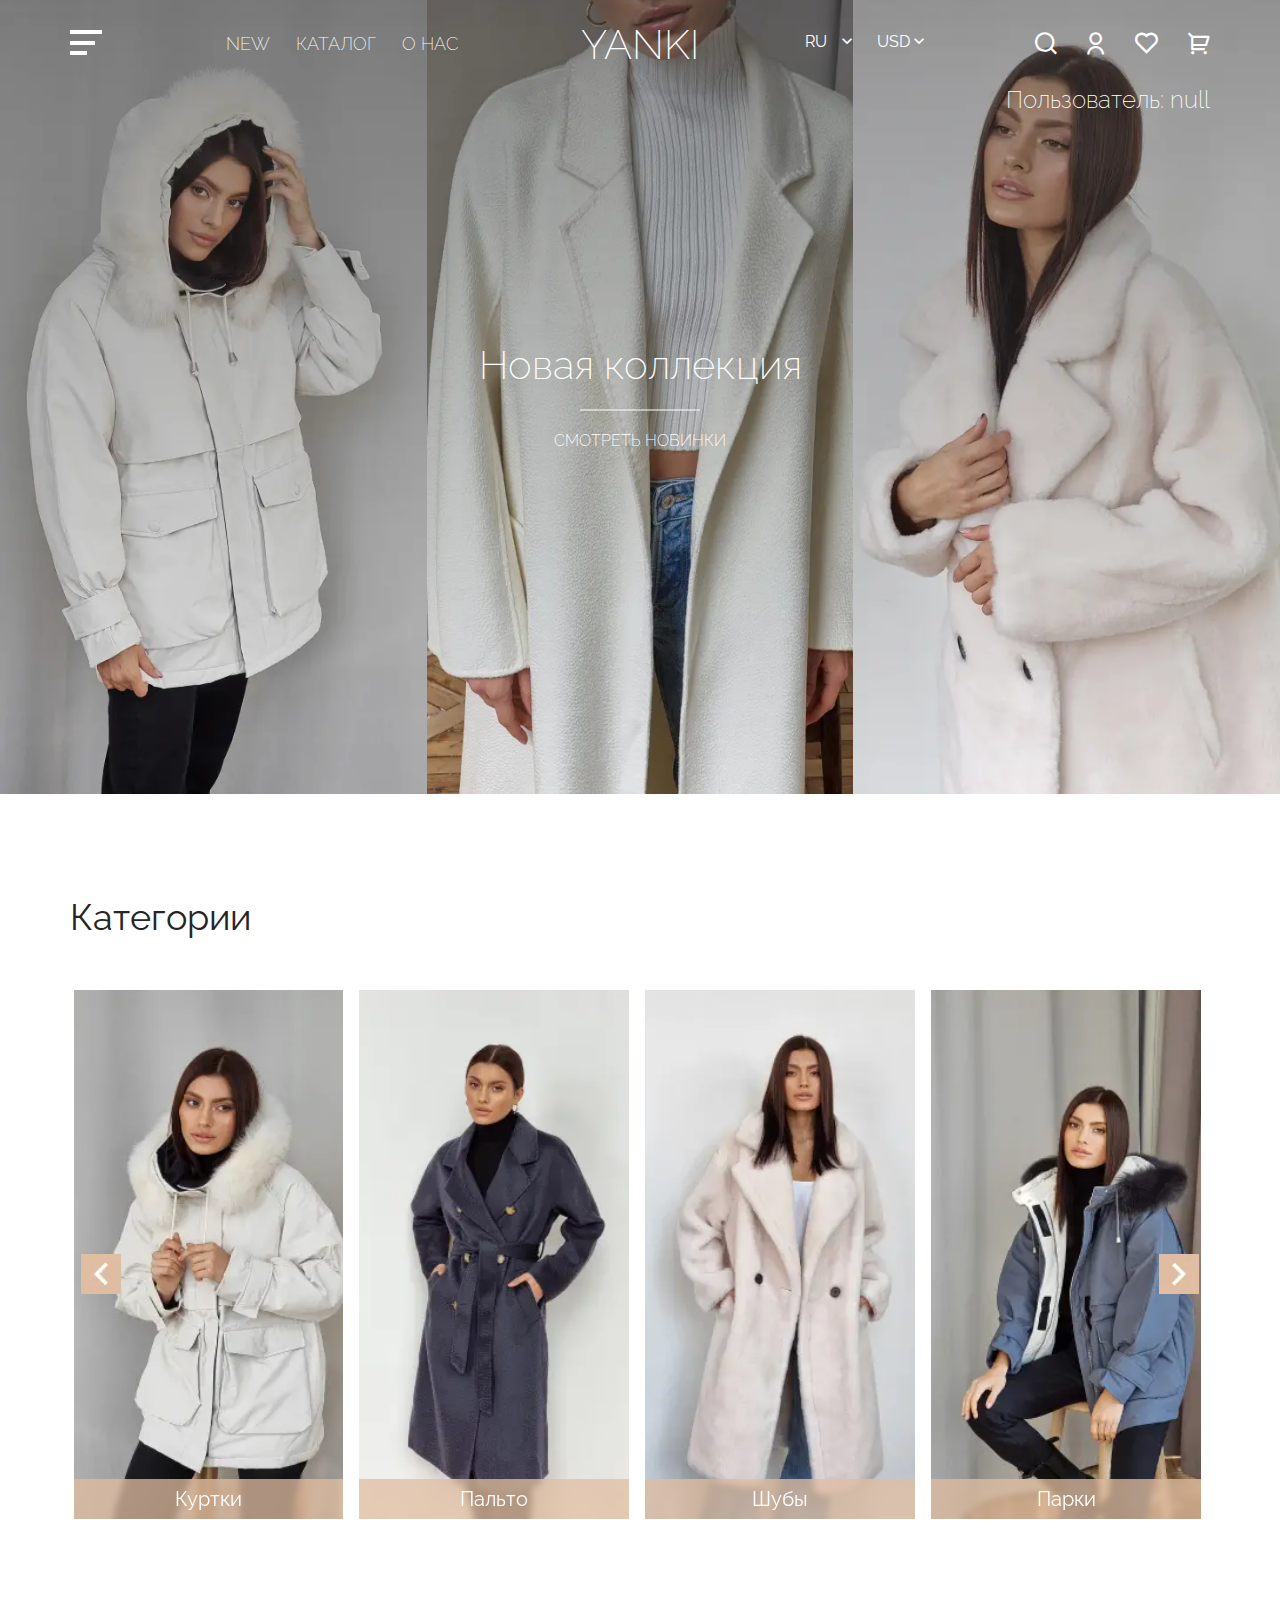
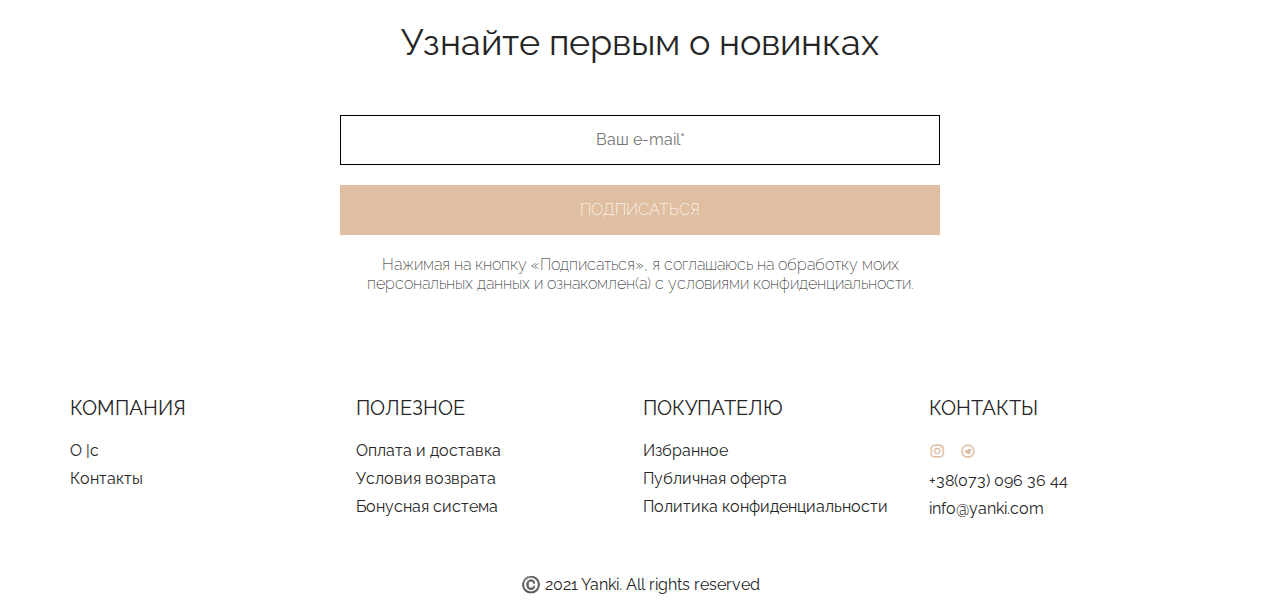
<file: index.html>
<!doctype html>
<html lang="ru">
<head>
   <title>"YANKI__Main"</title>
   <meta http-equiv="Content-type" content="text/html;charset=UTF-8" />
   <meta name="viewport" content="width=device-width" initial-scale=1.0>
   <link rel="icon" href="img/icon/chery.png" type="image/png">
   <link rel="stylesheet" href="css/style.min.css?_v=20230212190309">
</head>

<body>
   <div class="wrapper wrapper-main">
      <header class="header">
   <div class="header__frame">
      <div class="burger__band">
         <a href="indexDelivery.html">Оплата и доставка</a>
         <a href="indexExchangeReturn.html">Условия возврата</a>
         <a href="indexContacts.html">Контакты</a>
      </div>
      <div class="burger__fixed">
         <div class="search">
            <div class="search__block">
               <form name="form__search" action="#" method="post">
                  <input placeholder="Введите ваш запрос" type="search" name="search" value="">
                  <dutton type="button" class="icon-1 button__icon-1"></dutton>
               </form>
            </div>
         </div>
         <div class="footer__contacts footer__block">
            <ul class="footer__lists">
               <li class="footer__list"><a href="#" class="icon-21"><a href="#" class="icon-22"></a></li>
               <li class="footer__list"><a href="#">+38(073) 096 36 44</a></li>
               <li class="footer__list"><a href="#">info@yanki.com</a></li>
            </ul>
         </div>
      </div>
      <section class="authorization authorization-hiden">
         <div class="container">
            <div class="authorization__body">
               <button class="authorization__close">
                  <span class="authorization__close-icon1"></span>
                  <span class="authorization__close-icon2"></span>
               </button>
               <div class="authorization__title">Авторизация</div>
               <form action="#" method="post" name="authorization">
                  <div class="authorization__form">
                     <div class="authorization__email authorization__input"><input type="text" placeholder="Ваш e-mail*"></div>
                     <div class="authorization__password authorization__input"><input type="text" placeholder="Ваш пароль*"></div>
                     <div class="authorization__action">
                        <div class="authorization__block">
                           <span class="authorization__forget"><a href="#" class="authorization__forget-password">Забыли пароль?</a></span>
                           <span class="authorization__authorization"><a href="#" class="authorization__authorization-account">Нет аккаунта?</a></span>
                        </div>
                        <div class="authorization__info">Введены не верные данные.</div>
                        <div class="authorization__button"><button type="button" class="authorization__button-button button__yanki">Войти</button></div>
                     </div>
                  </div>
               </form>
            </div>
         </div>
      </section>
      <section class="registrations registrations-hiden">
         <div class="container">
            <div class="registrations__body">
               <button class="registrations__close">
                  <span class="registrations__close-icon1"></span>
                  <span class="registrations__close-icon2"></span>
               </button>
               <div class="registrations__title">Регистрация</div>
               <form action="#" method="post" name="registrations">
                  <div class="registrations__form">
                     <div class="registrations__email registrations__input"><input type="text" placeholder="Ваш e-mail*"></div>
                     <div class="registrations__password registrations__input"><input type="text" placeholder="Ваш пароль*"></div>
                     <div class="registrations__info">Такой пользователь уже есть.</div>
                     <div class="registrations__action">
                        <div class="registrations__button"><button type="button" class="registrations__button-button button__yanki">Продолжить</button></div>
                     </div>
                  </div>
               </form>
            </div>
         </div>
      </section>
      <section class="registrationFinisched registrationFinisched-hiden">
         <div class="registrationFinisched__body">
            <button class="registrationFinisched__close">
               <span class="registrationFinisched__close-icon1"></span>
               <span class="registrationFinisched__close-icon2"></span>
            </button>
            <div class="registrationFinisched__title">
               Регистрация прошла успешно!
            </div>
         </div>
      </section>
      <div class="container">
         <div class="menu">
            <div class="menu__body">
               <div class="menu__block">
                  <div class="menu__burger">
                     <div class="burger__line">
                        <div class="line line__1"></div>
                        <div class="line line__2"></div>
                        <div class="line line__3"></div>
                     </div>
                  </div>
                  <nav class="menu__item">
                     <ul class="menu__lists" data-da=".burger__fixed,1,767">
                        <li class="menu__list"><a href="indexNew.html">new</a></li>
                        <li class="menu__list"><a href="indexCatalog.html">каталог</a></li>
                        <li class="menu__list"><a href="about_us.html">о нас</a></li>
                        <li class="menu__list menu__list-burger"><a href="indexExchangeReturn.html">Условия возврата</a></li>
                        <li class="menu__list menu__list-burger"><a href="indexContacts.html">Контакты</a></li>
                     </ul>
                  </nav>
               </div>
               <div class="menu__logo"><a href="index.html">yanki</a></div>
               <div class="menu__block">
                  <div class="menu__settings">
                     <div class="language settings__menu" data-da=".menu__item,1,767">
                        <form action="#" name="languageForm" method="post">
                           <select class="menu__language" name="language" id="lang">
                              <option value="_ru" selected>ru</option>
                              <option value="_eng">eng</option>
                              <option value="_ua">ua</option>
                           </select>
                        </form>
                        <span class="icon-a"></span>
                     </div>
                     <div class="currency settings__menu" data-da=".search,1,767">
                        <form action="#" name="currencyForm" method="post">
                           <select class="menu__currency" name="currency" id="sett">
                              <option value="_uan">uan</option>
                              <option value="_usd" selected>usd</option>
                              <option value="_eur">eur</option>
                           </select>
                        </form>
                        <span class="icon-a"></span>
                     </div>
                  </div>
                  <div class="menu__icon">
                     <ul class="menu__icon-icon">
                        <li class="menu__icon-search-open"><a class="icon-1 search__open" href="#"></a></li>
                        <li class="menu__icon-cabinet" data-da=".menu__lists,0,767"><a class="icon-2" href="indexCabinet.html">
                              <span class="menu__icon-cabinet-text">Личный кабинет</span></a></li>
                        <li class="menu__icon-favorites"><a class="icon-3" href="indexFavorites.html"></a></li>
                        <li class="menu__icon-basket"><a class="icon-4" href="indexBasket.html"></a></li>
                     </ul>
                  </div>
               </div>
            </div>
            <div class="menu__user menu__use-hiden"><span class="menu__user-signature">Пользователь: </span><span class="menu__user-name"></span></div>
         </div>

      </div>
   </div>
</header>
      <main class="main">
         <section class="presentation">
            <div class="presentation__fon">
               <div class="presentation__img-1"><picture><source srcset="img/img__fon/fon_top_1.webp" type="image/webp"><img src="img/img__fon/fon_top_1.png" alt=""></picture></div>
               <div class="presentation__img-2"><picture><source srcset="img/img__fon/fon_top_2.webp" type="image/webp"><img src="img/img__fon/fon_top_2.png" alt=""></picture></div>
               <div class="presentation__img-3"><picture><source srcset="img/img__fon/fon_top_3.webp" type="image/webp"><img src="img/img__fon/fon_top_3.png" alt=""></picture></div>
            </div>
            <div class="presentation__text">
               <div class="presentation__title">Новая коллекция</div>
               <div class="presentation__line"></div>
               <div class="presentation__linck"><a href="#">Смотреть Новинки</a></div>
            </div>
         </section>
         <section class="slider">
            <div class="container">
               <div class="slider__title">Категории</div>
               <div class="slider__body">
                  <div class="slider__item">
                     <picture><source srcset="img/img__catalog/slider-1.webp" type="image/webp"><img src="img/img__catalog/slider-1.png" alt="img" class="slider__img"></picture>
                     <div class="slider__signature"><a href="#">Куртки</a> </div>
                  </div>
                  <div class="slider__item">
                     <picture><source srcset="img/img__catalog/slider-2.webp" type="image/webp"><img src="img/img__catalog/slider-2.png" alt="img" class="slider__img"></picture>
                     <div class="slider__signature"><a href="#">Пальто</a></div>
                  </div>
                  <div class="slider__item">
                     <picture><source srcset="img/img__catalog/slider-3.webp" type="image/webp"><img src="img/img__catalog/slider-3.png" alt="img" class="slider__img"></picture>
                     <div class="slider__signature"><a href="#">Шубы</a>ы</div>
                  </div>
                  <div class="slider__item">
                     <picture><source srcset="img/img__catalog/slider-4.webp" type="image/webp"><img src="img/img__catalog/slider-4.png" alt="img" class="slider__img"></picture>
                     <div class="slider__signature"><a href="#">Парки</a></div>
                  </div>
                  <div class="slider__item">
                     <picture><source srcset="img/img__catalog/slider-5.webp" type="image/webp"><img src="img/img__catalog/slider-5.png" alt="img" class="slider__img"></picture>
                     <div class="slider__signature"><a href="#">Вариант</a></div>
                  </div>
                  <div class="slider__item">
                     <picture><source srcset="img/img__catalog/slider-6.webp" type="image/webp"><img src="img/img__catalog/slider-6.png" alt="img" class="slider__img"></picture>
                     <div class="slider__signature"><a href="#">Вариант</a></div>
                  </div>
                  <div class="slider__item">
                     <picture><source srcset="img/img__catalog/slider-7.webp" type="image/webp"><img src="img/img__catalog/slider-7.png" alt="img" class="slider__img"></picture>
                     <div class="slider__signature"><a href="#">Вариант</a></div>
                  </div>
               </div>
            </div>
         </section>
         <section class="subscription">
   <div class="subscription__conteiner">
      <div class="subscription__content">
         <div class="subscription__title">Узнайте первым о новинках</div>
         <form action="#" name="subscription_form" method="post" enсtype="multipart/form-data" id="subscription">
            <div class="subscription__input">
               <input placeholder="Ваш e-mail*" type="text" name="username" value="">
            </div>
            <button type="submit" class="subscription__button button__yanki">ПОДПИСАТЬСЯ</button>
         </form>
         <div class="subscription__info">Нажимая на кнопку «Подписаться», я соглашаюсь на обработку моих персональных
            данных и ознакомлен(а) с условиями конфиденциальности.
         </div>
      </div>
   </div>
</section>
      </main>
      <footer class="footer">
   <div class="container">
      <div class="footer__container">
         <div class="footer__tabs">
            <div class="footer__company footer__block footer__mobile">
               <p class="footer__title">КОМПАНИЯ<span class="icon-a"></span></p>
               <ul class="footer__lists">
                  <li class="footer__list"><a href="#">О |с</a></li>
                  <li class="footer__list"><a href="indexContacts.html">Контакты</a></li>
               </ul>
            </div>
            <div class="footer__useful footer__block footer__mobile">
               <p class="footer__title">ПОЛЕЗНОЕ<span class="icon-a"></span></p>
               <ul class="footer__lists">
                  <li class="footer__list"><a href="indexDelivery.html">Оплата и доставка</a></li>
                  <li class="footer__list"><a href="indexExchangeReturn.html">Условия возврата</a></li>
                  <li class="footer__list"><a href="#">Бонусная система</a></li>
               </ul>
            </div>
            <div class="footer__buyer footer__block footer__mobile">
               <p class="footer__title">ПОКУПАТЕЛЮ<span class="icon-a"></span></p>
               <ul class="footer__lists">
                  <li class="footer__list"><a href="#">Избранное</a></li>
                  <li class="footer__list"><a href="#">Публичная оферта</a></li>
                  <li class="footer__list"><a href="#">Политика конфиденци&shy;альности</a></li>
               </ul>
            </div>
            <div class="footer__contacts footer__block">
               <p class="footer__title">КОНТАКТЫ</p>
               <ul class="footer__lists">
                  <li class="footer__list"><a href="#" class="icon-21"><a href="#" class="icon-22"></a></li>
                  <li class="footer__list">+38(073) 096 36 44</li>
                  <li class="footer__list"><a href="#">info@yanki.com</a></li>
               </ul>
            </div>
         </div>
      </div>
   </div>
   <div class="copy">©️ 2021 Yanki. All rights reserved</div>
</footer>
   </div>
   <script src="https://code.jquery.com/jquery-3.6.1.min.js?_v=20230212190309"></script>
   <script src="js/app.min.js?_v=20230212190309"></script>
</body>

</html>
</file>
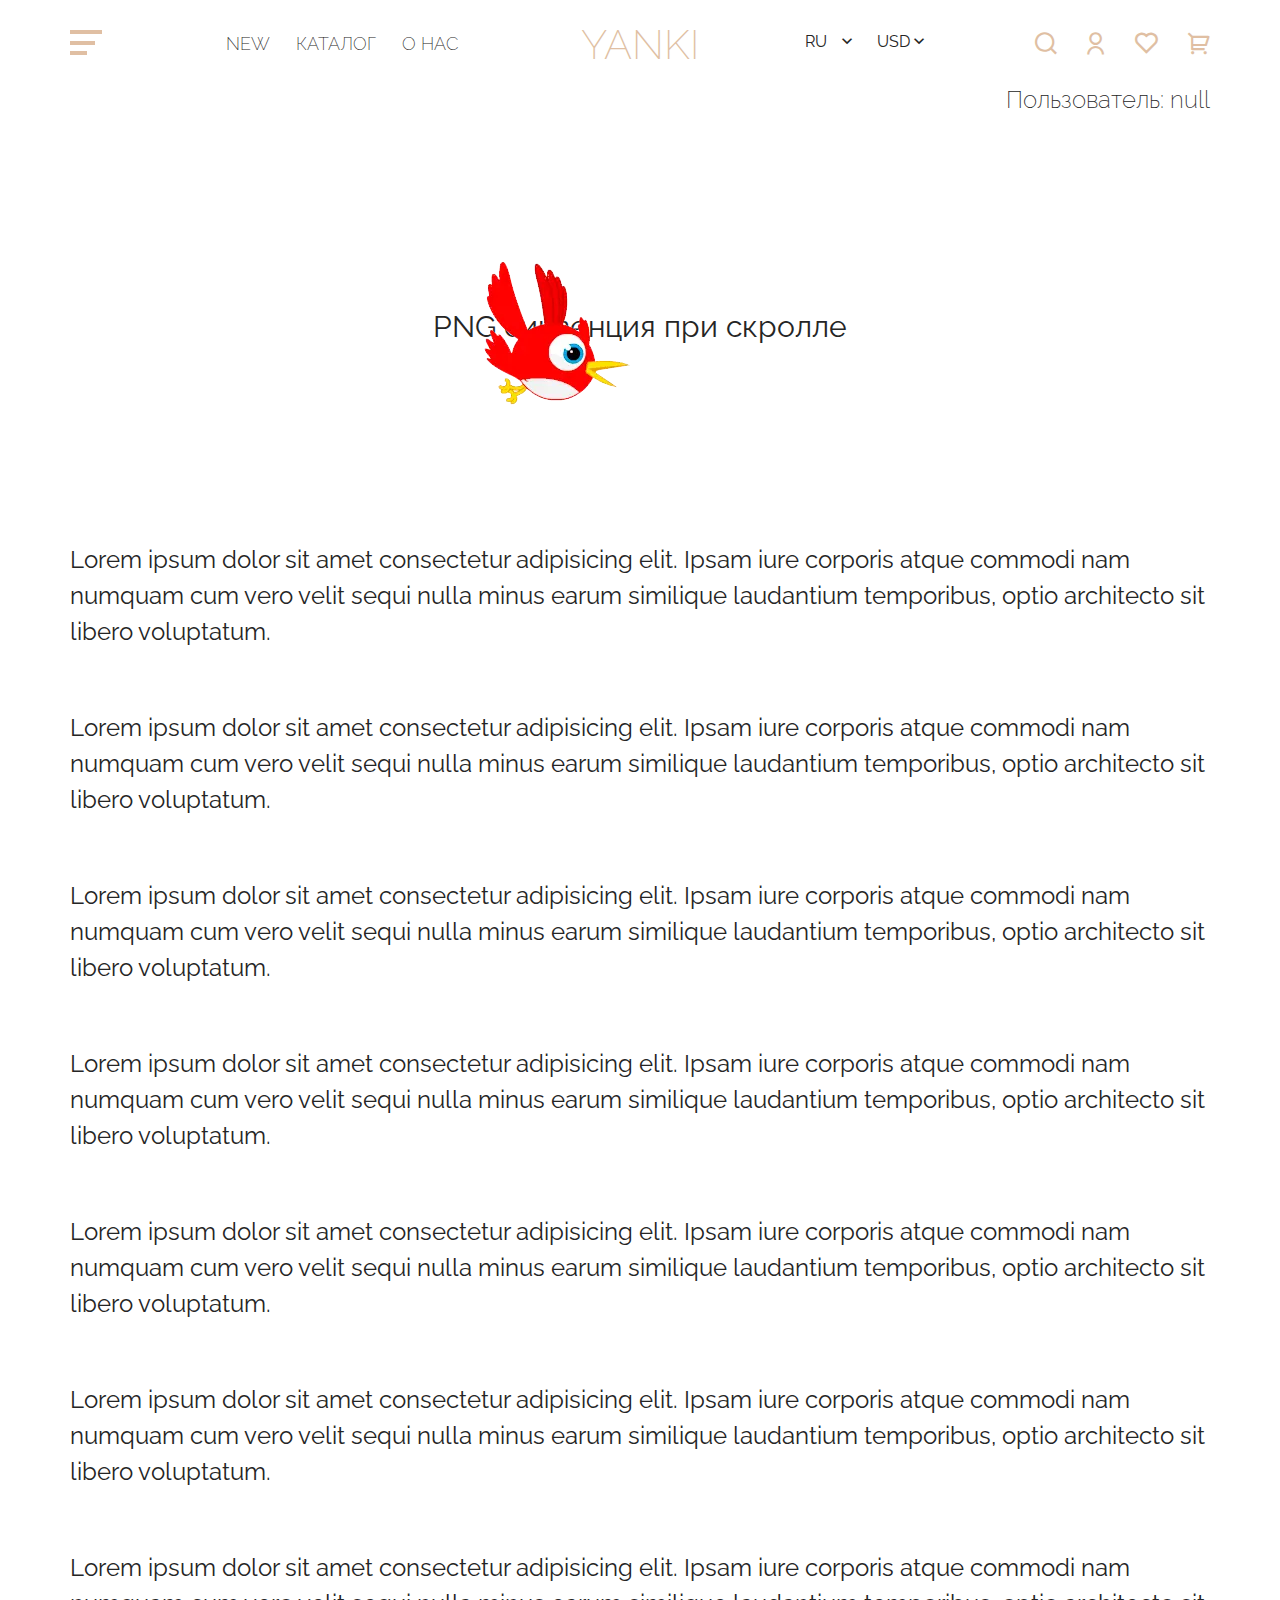
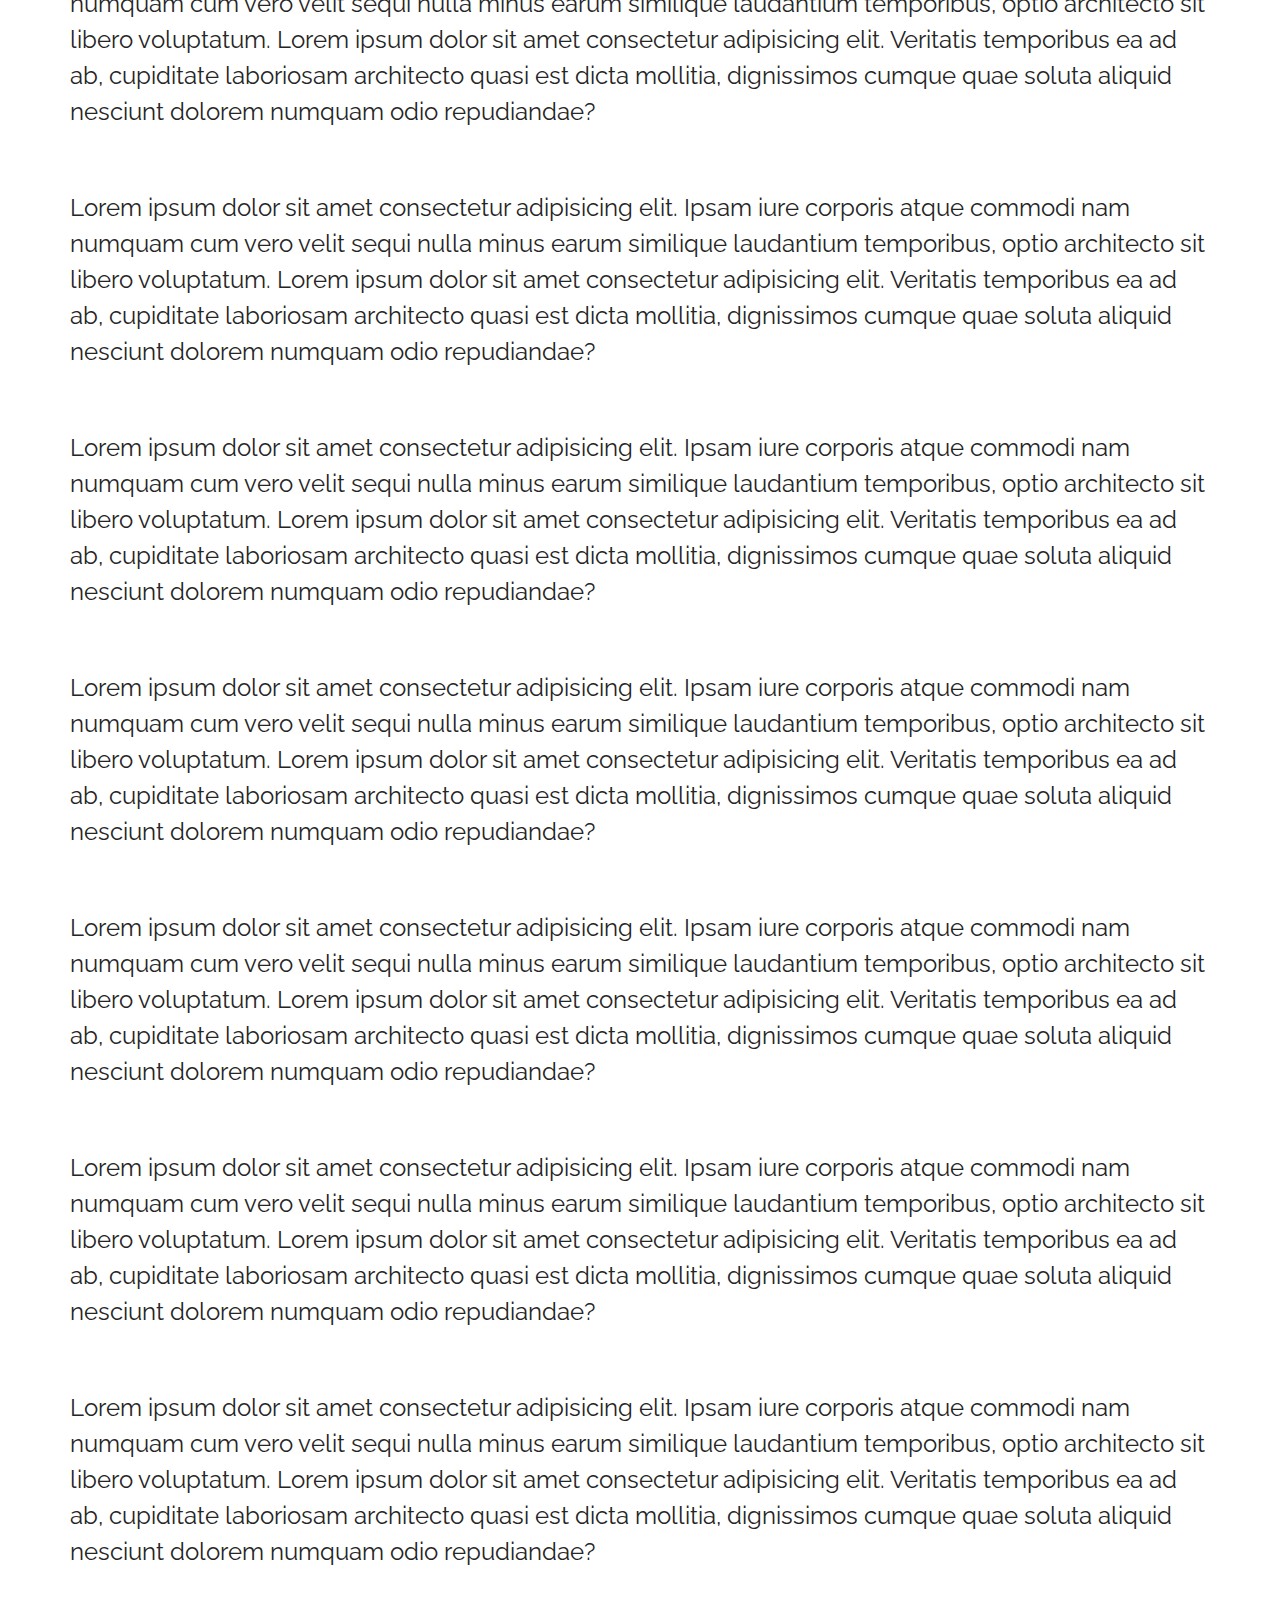
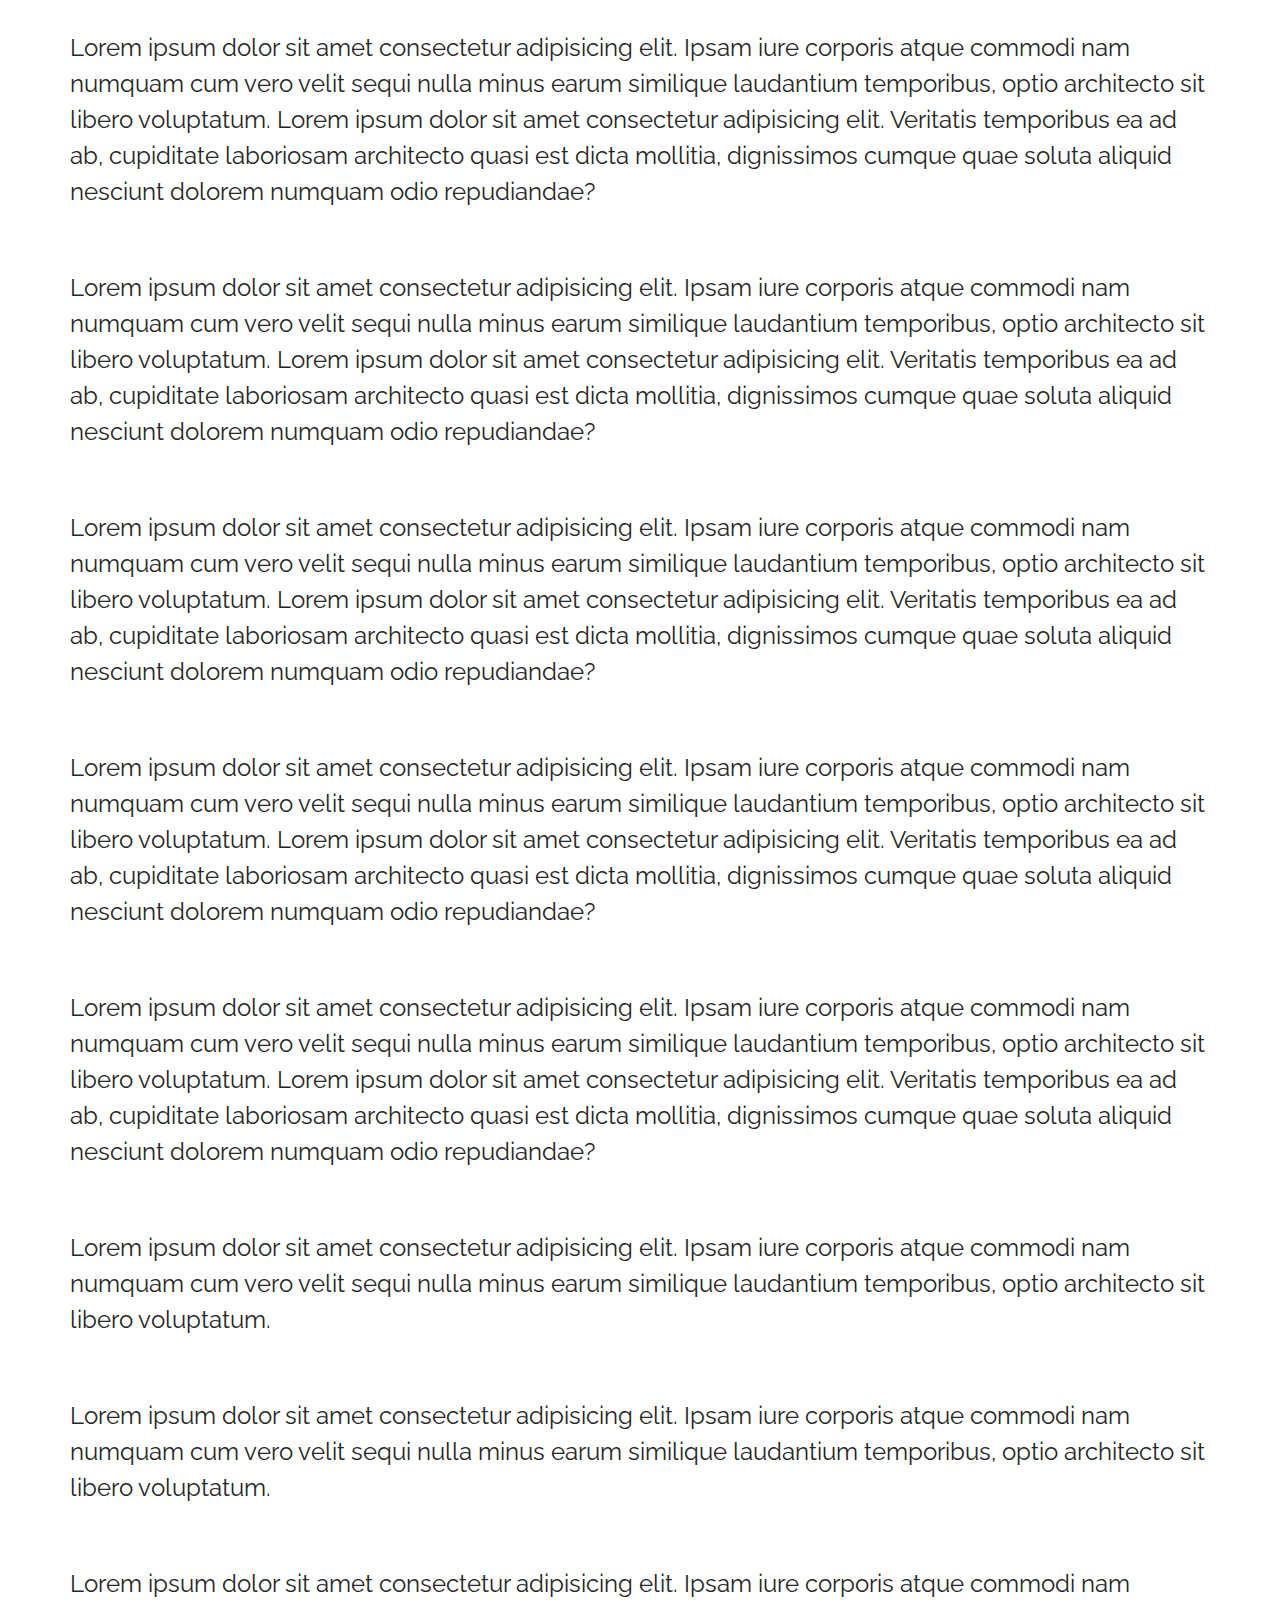
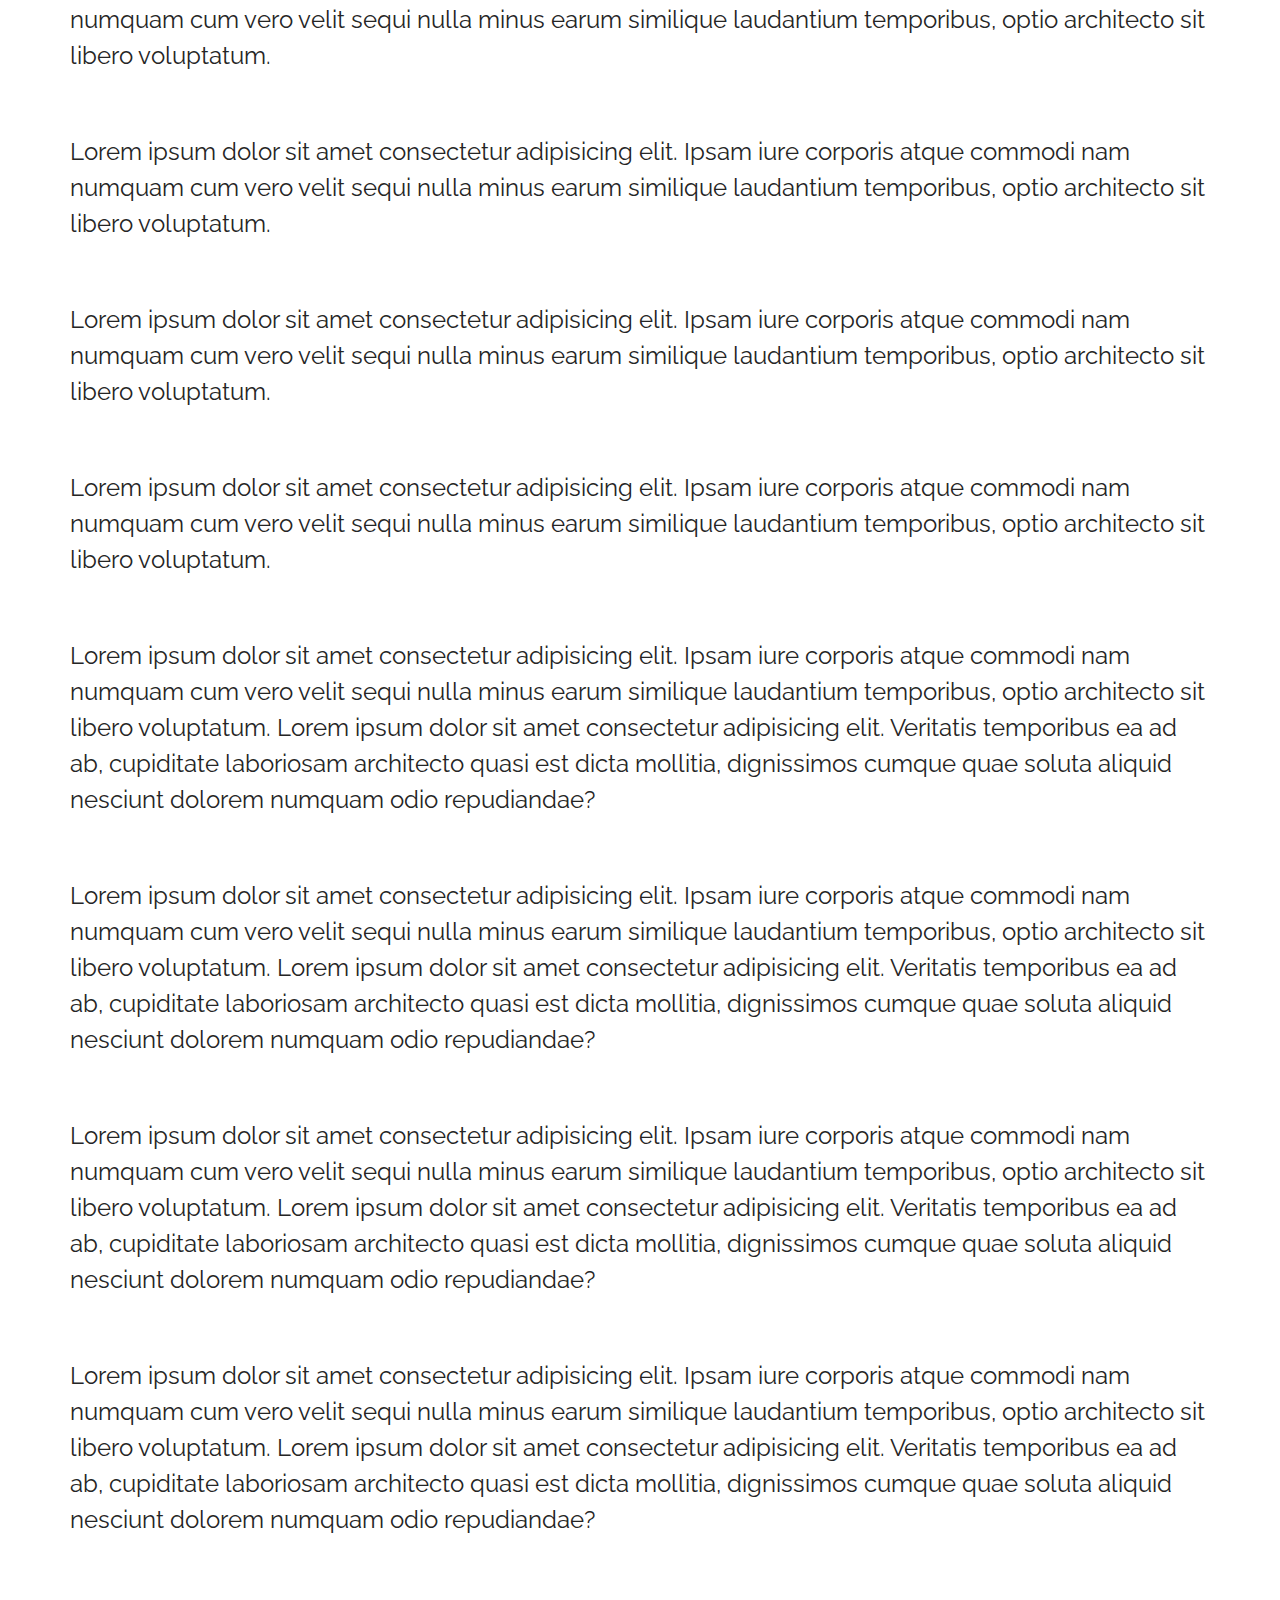
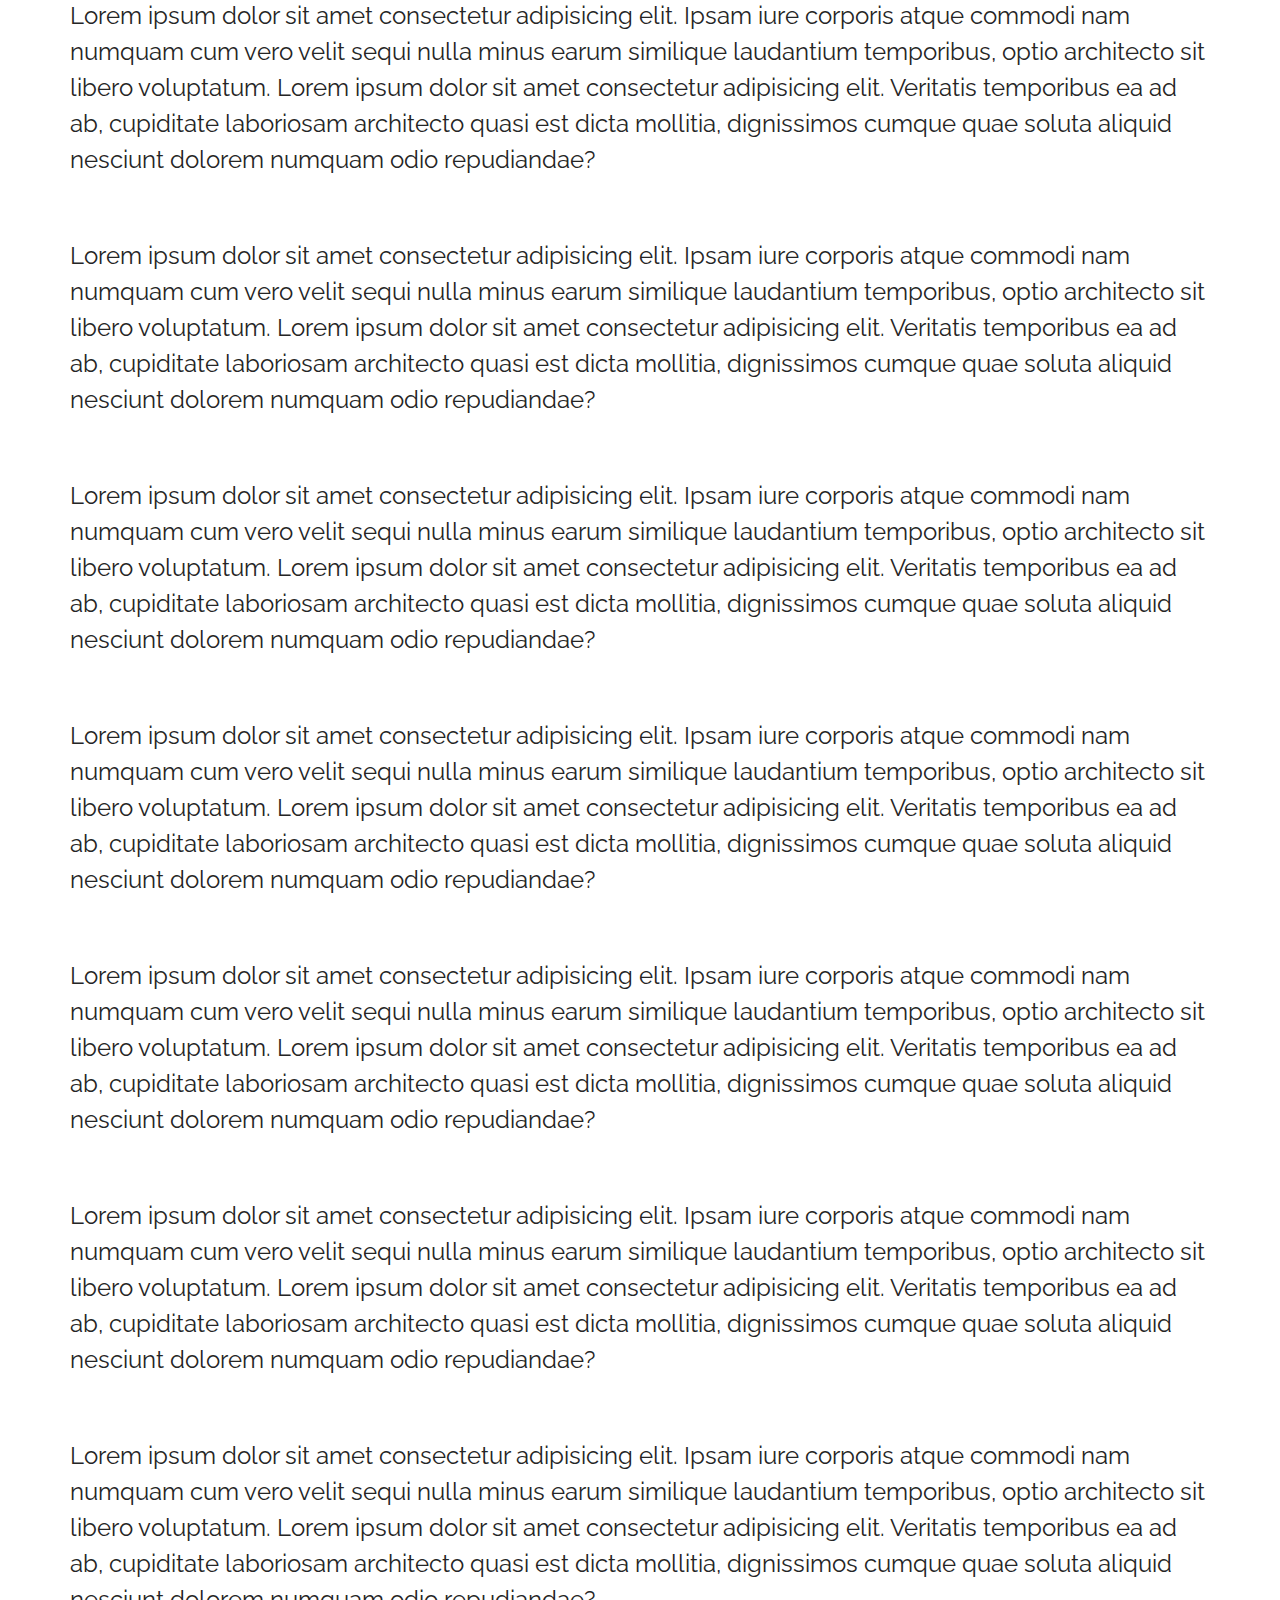
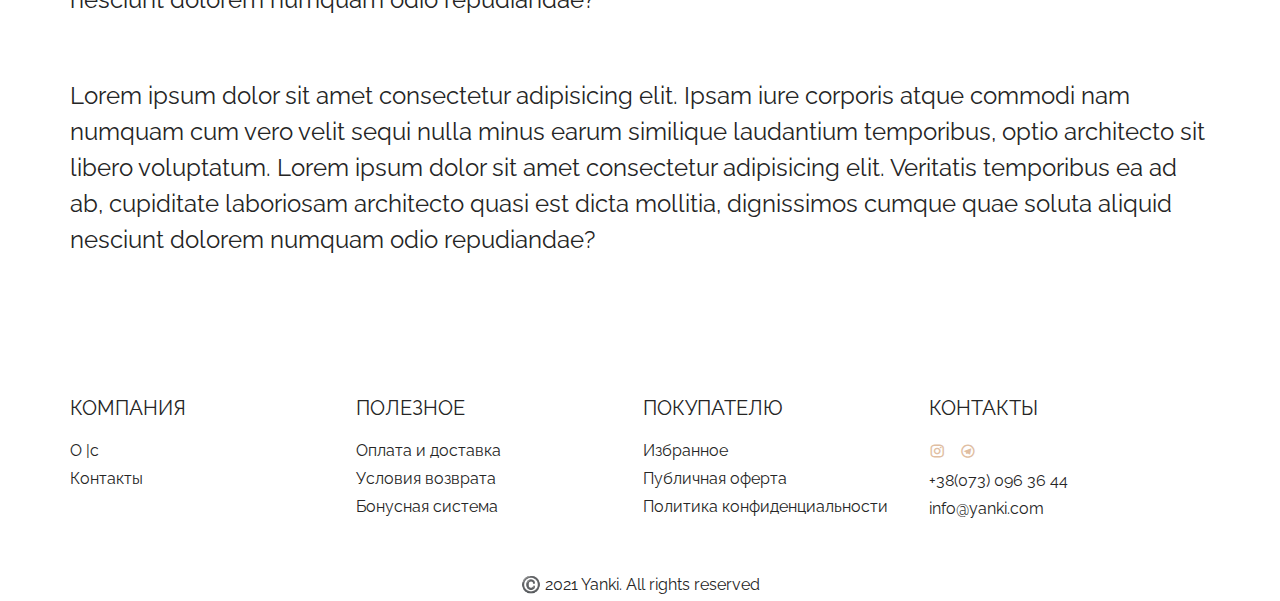
<file: about_us.html>
<!doctype html>
<html lang="ru">
<head>
   <title>"ABOUT_US"</title>
   <meta http-equiv="Content-type" content="text/html;charset=UTF-8" />
   <meta name="viewport" content="width=device-width" initial-scale=1.0>
   <link rel="icon" href="img/icon/chery.png" type="image/png">
   <link rel="stylesheet" href="css/style.min.css?_v=20230212190309">
</head>

<body>
   <div class="wrapper wrapper-all">
      <header class="header">
   <div class="header__frame">
      <div class="burger__band">
         <a href="indexDelivery.html">Оплата и доставка</a>
         <a href="indexExchangeReturn.html">Условия возврата</a>
         <a href="indexContacts.html">Контакты</a>
      </div>
      <div class="burger__fixed">
         <div class="search">
            <div class="search__block">
               <form name="form__search" action="#" method="post">
                  <input placeholder="Введите ваш запрос" type="search" name="search" value="">
                  <dutton type="button" class="icon-1 button__icon-1"></dutton>
               </form>
            </div>
         </div>
         <div class="footer__contacts footer__block">
            <ul class="footer__lists">
               <li class="footer__list"><a href="#" class="icon-21"><a href="#" class="icon-22"></a></li>
               <li class="footer__list"><a href="#">+38(073) 096 36 44</a></li>
               <li class="footer__list"><a href="#">info@yanki.com</a></li>
            </ul>
         </div>
      </div>
      <section class="authorization authorization-hiden">
         <div class="container">
            <div class="authorization__body">
               <button class="authorization__close">
                  <span class="authorization__close-icon1"></span>
                  <span class="authorization__close-icon2"></span>
               </button>
               <div class="authorization__title">Авторизация</div>
               <form action="#" method="post" name="authorization">
                  <div class="authorization__form">
                     <div class="authorization__email authorization__input"><input type="text" placeholder="Ваш e-mail*"></div>
                     <div class="authorization__password authorization__input"><input type="text" placeholder="Ваш пароль*"></div>
                     <div class="authorization__action">
                        <div class="authorization__block">
                           <span class="authorization__forget"><a href="#" class="authorization__forget-password">Забыли пароль?</a></span>
                           <span class="authorization__authorization"><a href="#" class="authorization__authorization-account">Нет аккаунта?</a></span>
                        </div>
                        <div class="authorization__info">Введены не верные данные.</div>
                        <div class="authorization__button"><button type="button" class="authorization__button-button button__yanki">Войти</button></div>
                     </div>
                  </div>
               </form>
            </div>
         </div>
      </section>
      <section class="registrations registrations-hiden">
         <div class="container">
            <div class="registrations__body">
               <button class="registrations__close">
                  <span class="registrations__close-icon1"></span>
                  <span class="registrations__close-icon2"></span>
               </button>
               <div class="registrations__title">Регистрация</div>
               <form action="#" method="post" name="registrations">
                  <div class="registrations__form">
                     <div class="registrations__email registrations__input"><input type="text" placeholder="Ваш e-mail*"></div>
                     <div class="registrations__password registrations__input"><input type="text" placeholder="Ваш пароль*"></div>
                     <div class="registrations__info">Такой пользователь уже есть.</div>
                     <div class="registrations__action">
                        <div class="registrations__button"><button type="button" class="registrations__button-button button__yanki">Продолжить</button></div>
                     </div>
                  </div>
               </form>
            </div>
         </div>
      </section>
      <section class="registrationFinisched registrationFinisched-hiden">
         <div class="registrationFinisched__body">
            <button class="registrationFinisched__close">
               <span class="registrationFinisched__close-icon1"></span>
               <span class="registrationFinisched__close-icon2"></span>
            </button>
            <div class="registrationFinisched__title">
               Регистрация прошла успешно!
            </div>
         </div>
      </section>
      <div class="container">
         <div class="menu">
            <div class="menu__body">
               <div class="menu__block">
                  <div class="menu__burger">
                     <div class="burger__line">
                        <div class="line line__1"></div>
                        <div class="line line__2"></div>
                        <div class="line line__3"></div>
                     </div>
                  </div>
                  <nav class="menu__item">
                     <ul class="menu__lists" data-da=".burger__fixed,1,767">
                        <li class="menu__list"><a href="indexNew.html">new</a></li>
                        <li class="menu__list"><a href="indexCatalog.html">каталог</a></li>
                        <li class="menu__list"><a href="about_us.html">о нас</a></li>
                        <li class="menu__list menu__list-burger"><a href="indexExchangeReturn.html">Условия возврата</a></li>
                        <li class="menu__list menu__list-burger"><a href="indexContacts.html">Контакты</a></li>
                     </ul>
                  </nav>
               </div>
               <div class="menu__logo"><a href="index.html">yanki</a></div>
               <div class="menu__block">
                  <div class="menu__settings">
                     <div class="language settings__menu" data-da=".menu__item,1,767">
                        <form action="#" name="languageForm" method="post">
                           <select class="menu__language" name="language" id="lang">
                              <option value="_ru" selected>ru</option>
                              <option value="_eng">eng</option>
                              <option value="_ua">ua</option>
                           </select>
                        </form>
                        <span class="icon-a"></span>
                     </div>
                     <div class="currency settings__menu" data-da=".search,1,767">
                        <form action="#" name="currencyForm" method="post">
                           <select class="menu__currency" name="currency" id="sett">
                              <option value="_uan">uan</option>
                              <option value="_usd" selected>usd</option>
                              <option value="_eur">eur</option>
                           </select>
                        </form>
                        <span class="icon-a"></span>
                     </div>
                  </div>
                  <div class="menu__icon">
                     <ul class="menu__icon-icon">
                        <li class="menu__icon-search-open"><a class="icon-1 search__open" href="#"></a></li>
                        <li class="menu__icon-cabinet" data-da=".menu__lists,0,767"><a class="icon-2" href="indexCabinet.html">
                              <span class="menu__icon-cabinet-text">Личный кабинет</span></a></li>
                        <li class="menu__icon-favorites"><a class="icon-3" href="indexFavorites.html"></a></li>
                        <li class="menu__icon-basket"><a class="icon-4" href="indexBasket.html"></a></li>
                     </ul>
                  </div>
               </div>
            </div>
            <div class="menu__user menu__use-hiden"><span class="menu__user-signature">Пользователь: </span><span class="menu__user-name"></span></div>
         </div>

      </div>
   </div>
</header>
      <main class="main">
         <div class="container" style="--szb:-2800px">
            <div class="bird">
               <div class="bird__body">
                  <div class="bird__block">
                     <picture><source srcset="img/bird.webp" type="image/webp"><img class="bird__img" src="img/bird.png" alt="img"></picture>
                  </div>
               </div>
            </div>
            <div class="about">
               <h5 class="about__title">PNG сиквенция при скролле</h5>
               <p> Lorem ipsum dolor sit amet consectetur adipisicing elit. Ipsam iure corporis atque commodi nam numquam cum vero velit sequi nulla minus earum similique laudantium temporibus, optio architecto sit libero voluptatum.</p>
               <p> Lorem ipsum dolor sit amet consectetur adipisicing elit. Ipsam iure corporis atque commodi nam numquam cum vero velit sequi nulla minus earum similique laudantium temporibus, optio architecto sit libero voluptatum.</p>
               <p> Lorem ipsum dolor sit amet consectetur adipisicing elit. Ipsam iure corporis atque commodi nam numquam cum vero velit sequi nulla minus earum similique laudantium temporibus, optio architecto sit libero voluptatum.</p>
               <p> Lorem ipsum dolor sit amet consectetur adipisicing elit. Ipsam iure corporis atque commodi nam numquam cum vero velit sequi nulla minus earum similique laudantium temporibus, optio architecto sit libero voluptatum.</p>
               <p> Lorem ipsum dolor sit amet consectetur adipisicing elit. Ipsam iure corporis atque commodi nam numquam cum vero velit sequi nulla minus earum similique laudantium temporibus, optio architecto sit libero voluptatum.</p>
               <p> Lorem ipsum dolor sit amet consectetur adipisicing elit. Ipsam iure corporis atque commodi nam numquam cum vero velit sequi nulla minus earum similique laudantium temporibus, optio architecto sit libero voluptatum.</p>
               <p> Lorem ipsum dolor sit amet consectetur adipisicing elit. Ipsam iure corporis atque commodi nam numquam cum vero velit sequi nulla minus earum similique laudantium temporibus, optio architecto sit libero voluptatum. Lorem ipsum dolor sit amet consectetur adipisicing elit. Veritatis temporibus ea ad ab, cupiditate laboriosam architecto quasi est dicta mollitia, dignissimos cumque quae soluta aliquid nesciunt dolorem numquam odio repudiandae?</p>
               <p> Lorem ipsum dolor sit amet consectetur adipisicing elit. Ipsam iure corporis atque commodi nam numquam cum vero velit sequi nulla minus earum similique laudantium temporibus, optio architecto sit libero voluptatum. Lorem ipsum dolor sit amet consectetur adipisicing elit. Veritatis temporibus ea ad ab, cupiditate laboriosam architecto quasi est dicta mollitia, dignissimos cumque quae soluta aliquid nesciunt dolorem numquam odio repudiandae?</p>
               <p> Lorem ipsum dolor sit amet consectetur adipisicing elit. Ipsam iure corporis atque commodi nam numquam cum vero velit sequi nulla minus earum similique laudantium temporibus, optio architecto sit libero voluptatum. Lorem ipsum dolor sit amet consectetur adipisicing elit. Veritatis temporibus ea ad ab, cupiditate laboriosam architecto quasi est dicta mollitia, dignissimos cumque quae soluta aliquid nesciunt dolorem numquam odio repudiandae?</p>
               <p> Lorem ipsum dolor sit amet consectetur adipisicing elit. Ipsam iure corporis atque commodi nam numquam cum vero velit sequi nulla minus earum similique laudantium temporibus, optio architecto sit libero voluptatum. Lorem ipsum dolor sit amet consectetur adipisicing elit. Veritatis temporibus ea ad ab, cupiditate laboriosam architecto quasi est dicta mollitia, dignissimos cumque quae soluta aliquid nesciunt dolorem numquam odio repudiandae?</p>
               <p> Lorem ipsum dolor sit amet consectetur adipisicing elit. Ipsam iure corporis atque commodi nam numquam cum vero velit sequi nulla minus earum similique laudantium temporibus, optio architecto sit libero voluptatum. Lorem ipsum dolor sit amet consectetur adipisicing elit. Veritatis temporibus ea ad ab, cupiditate laboriosam architecto quasi est dicta mollitia, dignissimos cumque quae soluta aliquid nesciunt dolorem numquam odio repudiandae?</p>
               <p> Lorem ipsum dolor sit amet consectetur adipisicing elit. Ipsam iure corporis atque commodi nam numquam cum vero velit sequi nulla minus earum similique laudantium temporibus, optio architecto sit libero voluptatum. Lorem ipsum dolor sit amet consectetur adipisicing elit. Veritatis temporibus ea ad ab, cupiditate laboriosam architecto quasi est dicta mollitia, dignissimos cumque quae soluta aliquid nesciunt dolorem numquam odio repudiandae?</p>
               <p> Lorem ipsum dolor sit amet consectetur adipisicing elit. Ipsam iure corporis atque commodi nam numquam cum vero velit sequi nulla minus earum similique laudantium temporibus, optio architecto sit libero voluptatum. Lorem ipsum dolor sit amet consectetur adipisicing elit. Veritatis temporibus ea ad ab, cupiditate laboriosam architecto quasi est dicta mollitia, dignissimos cumque quae soluta aliquid nesciunt dolorem numquam odio repudiandae?</p>
               <p> Lorem ipsum dolor sit amet consectetur adipisicing elit. Ipsam iure corporis atque commodi nam numquam cum vero velit sequi nulla minus earum similique laudantium temporibus, optio architecto sit libero voluptatum. Lorem ipsum dolor sit amet consectetur adipisicing elit. Veritatis temporibus ea ad ab, cupiditate laboriosam architecto quasi est dicta mollitia, dignissimos cumque quae soluta aliquid nesciunt dolorem numquam odio repudiandae?</p>
               <p> Lorem ipsum dolor sit amet consectetur adipisicing elit. Ipsam iure corporis atque commodi nam numquam cum vero velit sequi nulla minus earum similique laudantium temporibus, optio architecto sit libero voluptatum. Lorem ipsum dolor sit amet consectetur adipisicing elit. Veritatis temporibus ea ad ab, cupiditate laboriosam architecto quasi est dicta mollitia, dignissimos cumque quae soluta aliquid nesciunt dolorem numquam odio repudiandae?</p>
               <p> Lorem ipsum dolor sit amet consectetur adipisicing elit. Ipsam iure corporis atque commodi nam numquam cum vero velit sequi nulla minus earum similique laudantium temporibus, optio architecto sit libero voluptatum. Lorem ipsum dolor sit amet consectetur adipisicing elit. Veritatis temporibus ea ad ab, cupiditate laboriosam architecto quasi est dicta mollitia, dignissimos cumque quae soluta aliquid nesciunt dolorem numquam odio repudiandae?</p>
               <p> Lorem ipsum dolor sit amet consectetur adipisicing elit. Ipsam iure corporis atque commodi nam numquam cum vero velit sequi nulla minus earum similique laudantium temporibus, optio architecto sit libero voluptatum. Lorem ipsum dolor sit amet consectetur adipisicing elit. Veritatis temporibus ea ad ab, cupiditate laboriosam architecto quasi est dicta mollitia, dignissimos cumque quae soluta aliquid nesciunt dolorem numquam odio repudiandae?</p>
               <p> Lorem ipsum dolor sit amet consectetur adipisicing elit. Ipsam iure corporis atque commodi nam numquam cum vero velit sequi nulla minus earum similique laudantium temporibus, optio architecto sit libero voluptatum. Lorem ipsum dolor sit amet consectetur adipisicing elit. Veritatis temporibus ea ad ab, cupiditate laboriosam architecto quasi est dicta mollitia, dignissimos cumque quae soluta aliquid nesciunt dolorem numquam odio repudiandae?</p>
               <p> Lorem ipsum dolor sit amet consectetur adipisicing elit. Ipsam iure corporis atque commodi nam numquam cum vero velit sequi nulla minus earum similique laudantium temporibus, optio architecto sit libero voluptatum.</p>
               <p> Lorem ipsum dolor sit amet consectetur adipisicing elit. Ipsam iure corporis atque commodi nam numquam cum vero velit sequi nulla minus earum similique laudantium temporibus, optio architecto sit libero voluptatum.</p>
               <p> Lorem ipsum dolor sit amet consectetur adipisicing elit. Ipsam iure corporis atque commodi nam numquam cum vero velit sequi nulla minus earum similique laudantium temporibus, optio architecto sit libero voluptatum.</p>
               <p> Lorem ipsum dolor sit amet consectetur adipisicing elit. Ipsam iure corporis atque commodi nam numquam cum vero velit sequi nulla minus earum similique laudantium temporibus, optio architecto sit libero voluptatum.</p>
               <p> Lorem ipsum dolor sit amet consectetur adipisicing elit. Ipsam iure corporis atque commodi nam numquam cum vero velit sequi nulla minus earum similique laudantium temporibus, optio architecto sit libero voluptatum.</p>
               <p> Lorem ipsum dolor sit amet consectetur adipisicing elit. Ipsam iure corporis atque commodi nam numquam cum vero velit sequi nulla minus earum similique laudantium temporibus, optio architecto sit libero voluptatum.</p>
               <p> Lorem ipsum dolor sit amet consectetur adipisicing elit. Ipsam iure corporis atque commodi nam numquam cum vero velit sequi nulla minus earum similique laudantium temporibus, optio architecto sit libero voluptatum. Lorem ipsum dolor sit amet consectetur adipisicing elit. Veritatis temporibus ea ad ab, cupiditate laboriosam architecto quasi est dicta mollitia, dignissimos cumque quae soluta aliquid nesciunt dolorem numquam odio repudiandae?</p>
               <p> Lorem ipsum dolor sit amet consectetur adipisicing elit. Ipsam iure corporis atque commodi nam numquam cum vero velit sequi nulla minus earum similique laudantium temporibus, optio architecto sit libero voluptatum. Lorem ipsum dolor sit amet consectetur adipisicing elit. Veritatis temporibus ea ad ab, cupiditate laboriosam architecto quasi est dicta mollitia, dignissimos cumque quae soluta aliquid nesciunt dolorem numquam odio repudiandae?</p>
               <p> Lorem ipsum dolor sit amet consectetur adipisicing elit. Ipsam iure corporis atque commodi nam numquam cum vero velit sequi nulla minus earum similique laudantium temporibus, optio architecto sit libero voluptatum. Lorem ipsum dolor sit amet consectetur adipisicing elit. Veritatis temporibus ea ad ab, cupiditate laboriosam architecto quasi est dicta mollitia, dignissimos cumque quae soluta aliquid nesciunt dolorem numquam odio repudiandae?</p>
               <p> Lorem ipsum dolor sit amet consectetur adipisicing elit. Ipsam iure corporis atque commodi nam numquam cum vero velit sequi nulla minus earum similique laudantium temporibus, optio architecto sit libero voluptatum. Lorem ipsum dolor sit amet consectetur adipisicing elit. Veritatis temporibus ea ad ab, cupiditate laboriosam architecto quasi est dicta mollitia, dignissimos cumque quae soluta aliquid nesciunt dolorem numquam odio repudiandae?</p>
               <p> Lorem ipsum dolor sit amet consectetur adipisicing elit. Ipsam iure corporis atque commodi nam numquam cum vero velit sequi nulla minus earum similique laudantium temporibus, optio architecto sit libero voluptatum. Lorem ipsum dolor sit amet consectetur adipisicing elit. Veritatis temporibus ea ad ab, cupiditate laboriosam architecto quasi est dicta mollitia, dignissimos cumque quae soluta aliquid nesciunt dolorem numquam odio repudiandae?</p>
               <p> Lorem ipsum dolor sit amet consectetur adipisicing elit. Ipsam iure corporis atque commodi nam numquam cum vero velit sequi nulla minus earum similique laudantium temporibus, optio architecto sit libero voluptatum. Lorem ipsum dolor sit amet consectetur adipisicing elit. Veritatis temporibus ea ad ab, cupiditate laboriosam architecto quasi est dicta mollitia, dignissimos cumque quae soluta aliquid nesciunt dolorem numquam odio repudiandae?</p>
               <p> Lorem ipsum dolor sit amet consectetur adipisicing elit. Ipsam iure corporis atque commodi nam numquam cum vero velit sequi nulla minus earum similique laudantium temporibus, optio architecto sit libero voluptatum. Lorem ipsum dolor sit amet consectetur adipisicing elit. Veritatis temporibus ea ad ab, cupiditate laboriosam architecto quasi est dicta mollitia, dignissimos cumque quae soluta aliquid nesciunt dolorem numquam odio repudiandae?</p>
               <p> Lorem ipsum dolor sit amet consectetur adipisicing elit. Ipsam iure corporis atque commodi nam numquam cum vero velit sequi nulla minus earum similique laudantium temporibus, optio architecto sit libero voluptatum. Lorem ipsum dolor sit amet consectetur adipisicing elit. Veritatis temporibus ea ad ab, cupiditate laboriosam architecto quasi est dicta mollitia, dignissimos cumque quae soluta aliquid nesciunt dolorem numquam odio repudiandae?</p>
               <p> Lorem ipsum dolor sit amet consectetur adipisicing elit. Ipsam iure corporis atque commodi nam numquam cum vero velit sequi nulla minus earum similique laudantium temporibus, optio architecto sit libero voluptatum. Lorem ipsum dolor sit amet consectetur adipisicing elit. Veritatis temporibus ea ad ab, cupiditate laboriosam architecto quasi est dicta mollitia, dignissimos cumque quae soluta aliquid nesciunt dolorem numquam odio repudiandae?</p>
               <p> Lorem ipsum dolor sit amet consectetur adipisicing elit. Ipsam iure corporis atque commodi nam numquam cum vero velit sequi nulla minus earum similique laudantium temporibus, optio architecto sit libero voluptatum. Lorem ipsum dolor sit amet consectetur adipisicing elit. Veritatis temporibus ea ad ab, cupiditate laboriosam architecto quasi est dicta mollitia, dignissimos cumque quae soluta aliquid nesciunt dolorem numquam odio repudiandae?</p>
               <p> Lorem ipsum dolor sit amet consectetur adipisicing elit. Ipsam iure corporis atque commodi nam numquam cum vero velit sequi nulla minus earum similique laudantium temporibus, optio architecto sit libero voluptatum. Lorem ipsum dolor sit amet consectetur adipisicing elit. Veritatis temporibus ea ad ab, cupiditate laboriosam architecto quasi est dicta mollitia, dignissimos cumque quae soluta aliquid nesciunt dolorem numquam odio repudiandae?</p>
               <p> Lorem ipsum dolor sit amet consectetur adipisicing elit. Ipsam iure corporis atque commodi nam numquam cum vero velit sequi nulla minus earum similique laudantium temporibus, optio architecto sit libero voluptatum. Lorem ipsum dolor sit amet consectetur adipisicing elit. Veritatis temporibus ea ad ab, cupiditate laboriosam architecto quasi est dicta mollitia, dignissimos cumque quae soluta aliquid nesciunt dolorem numquam odio repudiandae?</p>

            </div>
         </div>
      </main>
      <footer class="footer">
   <div class="container">
      <div class="footer__container">
         <div class="footer__tabs">
            <div class="footer__company footer__block footer__mobile">
               <p class="footer__title">КОМПАНИЯ<span class="icon-a"></span></p>
               <ul class="footer__lists">
                  <li class="footer__list"><a href="#">О |с</a></li>
                  <li class="footer__list"><a href="indexContacts.html">Контакты</a></li>
               </ul>
            </div>
            <div class="footer__useful footer__block footer__mobile">
               <p class="footer__title">ПОЛЕЗНОЕ<span class="icon-a"></span></p>
               <ul class="footer__lists">
                  <li class="footer__list"><a href="indexDelivery.html">Оплата и доставка</a></li>
                  <li class="footer__list"><a href="indexExchangeReturn.html">Условия возврата</a></li>
                  <li class="footer__list"><a href="#">Бонусная система</a></li>
               </ul>
            </div>
            <div class="footer__buyer footer__block footer__mobile">
               <p class="footer__title">ПОКУПАТЕЛЮ<span class="icon-a"></span></p>
               <ul class="footer__lists">
                  <li class="footer__list"><a href="#">Избранное</a></li>
                  <li class="footer__list"><a href="#">Публичная оферта</a></li>
                  <li class="footer__list"><a href="#">Политика конфиденци&shy;альности</a></li>
               </ul>
            </div>
            <div class="footer__contacts footer__block">
               <p class="footer__title">КОНТАКТЫ</p>
               <ul class="footer__lists">
                  <li class="footer__list"><a href="#" class="icon-21"><a href="#" class="icon-22"></a></li>
                  <li class="footer__list">+38(073) 096 36 44</li>
                  <li class="footer__list"><a href="#">info@yanki.com</a></li>
               </ul>
            </div>
         </div>
      </div>
   </div>
   <div class="copy">©️ 2021 Yanki. All rights reserved</div>
</footer>
   </div>
   <script src="https://code.jquery.com/jquery-3.6.1.min.js?_v=20230212190309"></script>
   <script src="js/app.min.js?_v=20230212190309"></script>
</body>

</html>
</file>
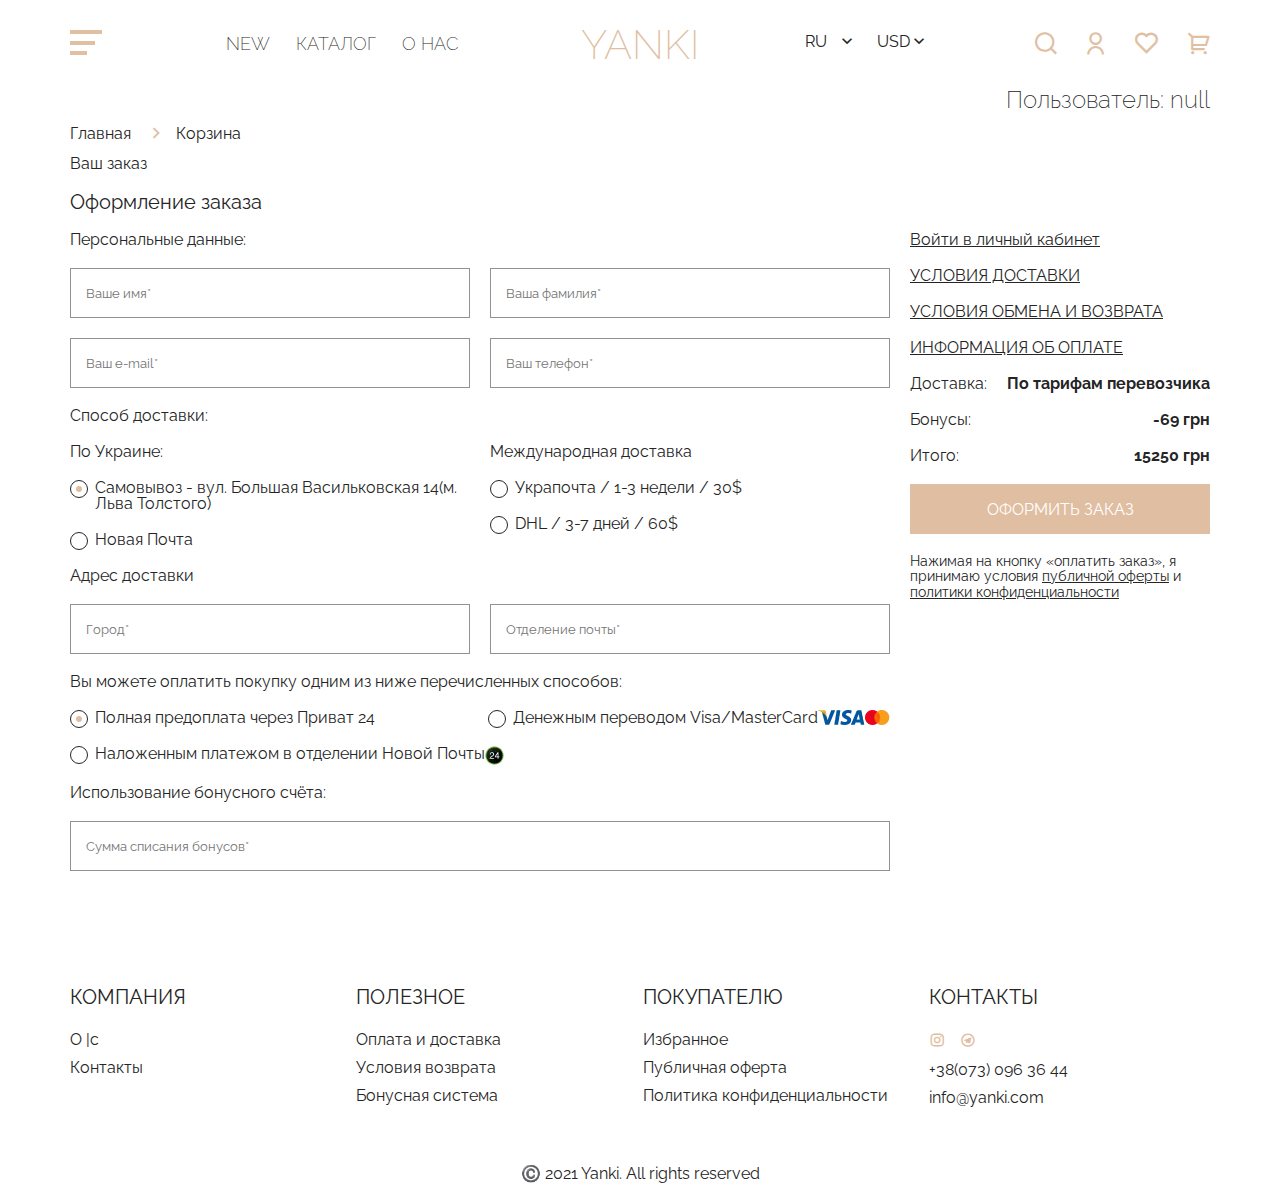
<file: indexBasket.html>
<!doctype html>
<html lang="ru">
<head>
   <title>"YANKI__Basket"</title>
   <meta http-equiv="Content-type" content="text/html;charset=UTF-8" />
   <meta name="viewport" content="width=device-width" initial-scale=1.0>
   <link rel="icon" href="img/icon/chery.png" type="image/png">
   <link rel="stylesheet" href="css/style.min.css?_v=20230212190309">
</head>

<body>
   <div class="wrapper wrapper-all">
      <header class="header">
   <div class="header__frame">
      <div class="burger__band">
         <a href="indexDelivery.html">Оплата и доставка</a>
         <a href="indexExchangeReturn.html">Условия возврата</a>
         <a href="indexContacts.html">Контакты</a>
      </div>
      <div class="burger__fixed">
         <div class="search">
            <div class="search__block">
               <form name="form__search" action="#" method="post">
                  <input placeholder="Введите ваш запрос" type="search" name="search" value="">
                  <dutton type="button" class="icon-1 button__icon-1"></dutton>
               </form>
            </div>
         </div>
         <div class="footer__contacts footer__block">
            <ul class="footer__lists">
               <li class="footer__list"><a href="#" class="icon-21"><a href="#" class="icon-22"></a></li>
               <li class="footer__list"><a href="#">+38(073) 096 36 44</a></li>
               <li class="footer__list"><a href="#">info@yanki.com</a></li>
            </ul>
         </div>
      </div>
      <section class="authorization authorization-hiden">
         <div class="container">
            <div class="authorization__body">
               <button class="authorization__close">
                  <span class="authorization__close-icon1"></span>
                  <span class="authorization__close-icon2"></span>
               </button>
               <div class="authorization__title">Авторизация</div>
               <form action="#" method="post" name="authorization">
                  <div class="authorization__form">
                     <div class="authorization__email authorization__input"><input type="text" placeholder="Ваш e-mail*"></div>
                     <div class="authorization__password authorization__input"><input type="text" placeholder="Ваш пароль*"></div>
                     <div class="authorization__action">
                        <div class="authorization__block">
                           <span class="authorization__forget"><a href="#" class="authorization__forget-password">Забыли пароль?</a></span>
                           <span class="authorization__authorization"><a href="#" class="authorization__authorization-account">Нет аккаунта?</a></span>
                        </div>
                        <div class="authorization__info">Введены не верные данные.</div>
                        <div class="authorization__button"><button type="button" class="authorization__button-button button__yanki">Войти</button></div>
                     </div>
                  </div>
               </form>
            </div>
         </div>
      </section>
      <section class="registrations registrations-hiden">
         <div class="container">
            <div class="registrations__body">
               <button class="registrations__close">
                  <span class="registrations__close-icon1"></span>
                  <span class="registrations__close-icon2"></span>
               </button>
               <div class="registrations__title">Регистрация</div>
               <form action="#" method="post" name="registrations">
                  <div class="registrations__form">
                     <div class="registrations__email registrations__input"><input type="text" placeholder="Ваш e-mail*"></div>
                     <div class="registrations__password registrations__input"><input type="text" placeholder="Ваш пароль*"></div>
                     <div class="registrations__info">Такой пользователь уже есть.</div>
                     <div class="registrations__action">
                        <div class="registrations__button"><button type="button" class="registrations__button-button button__yanki">Продолжить</button></div>
                     </div>
                  </div>
               </form>
            </div>
         </div>
      </section>
      <section class="registrationFinisched registrationFinisched-hiden">
         <div class="registrationFinisched__body">
            <button class="registrationFinisched__close">
               <span class="registrationFinisched__close-icon1"></span>
               <span class="registrationFinisched__close-icon2"></span>
            </button>
            <div class="registrationFinisched__title">
               Регистрация прошла успешно!
            </div>
         </div>
      </section>
      <div class="container">
         <div class="menu">
            <div class="menu__body">
               <div class="menu__block">
                  <div class="menu__burger">
                     <div class="burger__line">
                        <div class="line line__1"></div>
                        <div class="line line__2"></div>
                        <div class="line line__3"></div>
                     </div>
                  </div>
                  <nav class="menu__item">
                     <ul class="menu__lists" data-da=".burger__fixed,1,767">
                        <li class="menu__list"><a href="indexNew.html">new</a></li>
                        <li class="menu__list"><a href="indexCatalog.html">каталог</a></li>
                        <li class="menu__list"><a href="about_us.html">о нас</a></li>
                        <li class="menu__list menu__list-burger"><a href="indexExchangeReturn.html">Условия возврата</a></li>
                        <li class="menu__list menu__list-burger"><a href="indexContacts.html">Контакты</a></li>
                     </ul>
                  </nav>
               </div>
               <div class="menu__logo"><a href="index.html">yanki</a></div>
               <div class="menu__block">
                  <div class="menu__settings">
                     <div class="language settings__menu" data-da=".menu__item,1,767">
                        <form action="#" name="languageForm" method="post">
                           <select class="menu__language" name="language" id="lang">
                              <option value="_ru" selected>ru</option>
                              <option value="_eng">eng</option>
                              <option value="_ua">ua</option>
                           </select>
                        </form>
                        <span class="icon-a"></span>
                     </div>
                     <div class="currency settings__menu" data-da=".search,1,767">
                        <form action="#" name="currencyForm" method="post">
                           <select class="menu__currency" name="currency" id="sett">
                              <option value="_uan">uan</option>
                              <option value="_usd" selected>usd</option>
                              <option value="_eur">eur</option>
                           </select>
                        </form>
                        <span class="icon-a"></span>
                     </div>
                  </div>
                  <div class="menu__icon">
                     <ul class="menu__icon-icon">
                        <li class="menu__icon-search-open"><a class="icon-1 search__open" href="#"></a></li>
                        <li class="menu__icon-cabinet" data-da=".menu__lists,0,767"><a class="icon-2" href="indexCabinet.html">
                              <span class="menu__icon-cabinet-text">Личный кабинет</span></a></li>
                        <li class="menu__icon-favorites"><a class="icon-3" href="indexFavorites.html"></a></li>
                        <li class="menu__icon-basket"><a class="icon-4" href="indexBasket.html"></a></li>
                     </ul>
                  </div>
               </div>
            </div>
            <div class="menu__user menu__use-hiden"><span class="menu__user-signature">Пользователь: </span><span class="menu__user-name"></span></div>
         </div>

      </div>
   </div>
</header>
      <main class="main">
         <section class="path">
            <div class="container">
               <div class="path__body">
                  <ul class="path__lists">
                     <li class="path__list"><a href="index.html">Главная <span class="icon-a"></span></a></li>
                     <li class="path__list"><a href="indexBasket.html">Корзина</a></li>
                  </ul>
               </div>
            </div>
         </section>
         <div class="basket">
            <section class="basket__body">
               <div class="container">
                  <div class="basket__title">Ваш заказ</div>
                  <!-- товар в корзине -->
                  <div class="basket__items">
                     <!-- <div class="catalog__item">
                        <div class="catalog__item-img"><picture><source srcset="img/img__catalog/slider-1.webp" type="image/webp"><img src="img/img__catalog/slider-1.png" alt="img"></picture>
                           <button type="button" class="catalog__item-favorites">
                              <span class="icon-31"></span>
                              <span class="icon-3"></span>
                           </button>
                        </div>
                        <div class="catalog__item-title"><a href="#">Белая куртка</a></div>
                        <div class="catalog__item-price">2900 грн</div>
                        <ul class="catalog__item-sise">
                           <li class="xxs">xxs</li>
                           <li class="xs">xs</li>
                           <li class="s">s</li>
                           <li class="m">m</li>
                           <li class="l">l</li>
                        </ul>
                        <ul class="catalog__item-color">
                           <li class="white"></li>
                        </ul>
                        <button type="button" class="icon-76"></button>
                     </div> -->
                     <!-- товар  в корзине-->
                  </div>
               </div>
            </section>
            <section class="registration">
               <div class="container">
                  <div class="registration__body">
                     <h3 class="registration__title">Оформление заказа</h3>
                     <div class="registration__block">
                        <form class="registration__items" name="registration__form" action="#" method="post" id="regist">
                           <h4 class="registration__personal-title">Персональные данные:</h4>
                           <div class="registration__personal-inputs">
                              <input class="registration__personal-input" type="text" name="userName" placeholder="Ваше имя*">
                              <input class="registration__personal-input" type="text" name="userSurname" placeholder="Ваша фамилия*">
                              <input class="registration__personal-input" type="text" name="userMail" placeholder="Ваш e-mail*">
                              <input class="registration__personal-input" type="tel" name="userFone" placeholder="Ваш телефон*">
                           </div>
                           <h4 class="registration__personal-title">Способ доставки:</h4>
                           <div class="registration__personal-waydelivery">
                              <div class="registration__personal-block">
                                 <h5 class="registration__personal-subtitle">По Украине:</h5>
                                 <label class="registration__personal-delivery">
                                    <input value="delivery_1" type="radio" name="delivery" id="" checked>
                                    <div class="radio-points">Самовывоз - вул. Большая Васильковская 14(м. Льва Толстого)</div>
                                 </label>
                                 <label class="registration__personal-delivery">
                                    <input value="delivery_2" type="radio" name="delivery" id="">
                                    <div class="radio-points">Новая Почта</div>
                                 </label>
                              </div>
                              <div class="registration__personal-block">
                                 <h5 class="registration__personal-subtitle">Международная доставка</h5>
                                 <label class="registration__personal-delivery">
                                    <input value="delivery_3" type="radio" name="delivery" id="">
                                    <div class="radio-points">Украпочта / 1-3 недели / 30$</div>
                                 </label>
                                 <label class="registration__personal-delivery">
                                    <input value="delivery_4" type="radio" name="delivery" id="">
                                    <div class="radio-points">DHL / 3-7 дней / 60$</div>
                                 </label>
                              </div>
                           </div>
                           <h4 class="registration__personal-title">Адрес доставки</h4>
                           <div class="registration__personal-inputs">
                              <input class="registration__personal-input" type="text" placeholder="Город*">
                              <input class="registration__personal-input" type=" text" placeholder="Отделение почты*">
                           </div>
                           <h4 class="registration__personal-title">Вы можете оплатить покупку одним из ниже перечисленных способов:</h4>
                           <div class="registration__personal-weysend">
                              <label class="registration__personal-send">
                                 <input value="send_1" type="radio" name="send" id="" checked>
                                 <div class="radio-points">Полная предоплата через Приват 24</div>
                              </label>
                              <label class="registration__personal-send">
                                 <input value="send_2" type="radio" name="send" id="">
                                 <div class="radio-points">Денежным переводом Visa/MasterCard<picture><source srcset="img/send__logo-2.webp" type="image/webp"><img src="img/send__logo-2.png" alt="img"></picture><picture><source srcset="img/send__logo-3.webp" type="image/webp"><img src="img/send__logo-3.png" alt="img"></picture></div>
                              </label>
                              <label class="registration__personal-send">
                                 <input value="send_3" type="radio" name="send" id="">
                                 <div class="radio-points">Наложенным платежом в отделении Новой Почты<picture><source srcset="img/send__logo-1.webp" type="image/webp"><img src="img/send__logo-1.png" alt=""></picture></div>
                              </label>
                           </div>
                           <h4 class="registration__personal-title">Использование бонусного счёта:</h4>
                           <input class="registration__personal-input input-summ" type="text" placeholder="Сумма списания бонусов*">
                           <button type="submit"></button>
                        </form>
                        <div class="registration__payment">
                           <div class="registration__payment-block">
                              <div class="registration__payment-link">
                                 <p><a href="#">Войти в личный кабинет</a></p>
                                 <p><a href="indexDelivery.html">УСЛОВИЯ ДОСТАВКИ</a></p>
                                 <p><a href="indexExchangeReturn.html">УСЛОВИЯ ОБМЕНА И ВОЗВРАТА</a></p>
                                 <p><a href="#">ИНФОРМАЦИЯ ОБ ОПЛАТЕ</a></p>
                              </div>
                              <div class="registration__payment-data">
                                 <div class="registration__payment-delivery">
                                    <div class="registration__payment-name">Доставка:</div>
                                    <div class="registration__payment-value">По тарифам перевозчика</div>
                                 </div>
                                 <div class="registration__payment-bonuses">
                                    <div class="registration__payment-name">Бонусы:</div>
                                    <div class="registration__payment-value">-69 грн</div>
                                 </div>
                                 <div class="registration__payment-result">
                                    <div class="registration__payment-name">Итого:</div>
                                    <div class="registration__payment-value">15250 грн</div>
                                 </div>
                                 <div class="registration__payment-button">
                                    <button class="button__yanki" type="submit" form="regist">Оформить заказ</button>
                                 </div>
                              </div>
                           </div>
                           <div class="registration__payment-footnote">
                              Нажимая на кнопку «оплатить заказ», я принимаю условия <a href="#">публичной оферты</a> и <a href="#">политики конфиденциальности</a>
                           </div>
                        </div>

                     </div>
                  </div>
               </div>
            </section>

         </div>
      </main>
      <footer class="footer">
   <div class="container">
      <div class="footer__container">
         <div class="footer__tabs">
            <div class="footer__company footer__block footer__mobile">
               <p class="footer__title">КОМПАНИЯ<span class="icon-a"></span></p>
               <ul class="footer__lists">
                  <li class="footer__list"><a href="#">О |с</a></li>
                  <li class="footer__list"><a href="indexContacts.html">Контакты</a></li>
               </ul>
            </div>
            <div class="footer__useful footer__block footer__mobile">
               <p class="footer__title">ПОЛЕЗНОЕ<span class="icon-a"></span></p>
               <ul class="footer__lists">
                  <li class="footer__list"><a href="indexDelivery.html">Оплата и доставка</a></li>
                  <li class="footer__list"><a href="indexExchangeReturn.html">Условия возврата</a></li>
                  <li class="footer__list"><a href="#">Бонусная система</a></li>
               </ul>
            </div>
            <div class="footer__buyer footer__block footer__mobile">
               <p class="footer__title">ПОКУПАТЕЛЮ<span class="icon-a"></span></p>
               <ul class="footer__lists">
                  <li class="footer__list"><a href="#">Избранное</a></li>
                  <li class="footer__list"><a href="#">Публичная оферта</a></li>
                  <li class="footer__list"><a href="#">Политика конфиденци&shy;альности</a></li>
               </ul>
            </div>
            <div class="footer__contacts footer__block">
               <p class="footer__title">КОНТАКТЫ</p>
               <ul class="footer__lists">
                  <li class="footer__list"><a href="#" class="icon-21"><a href="#" class="icon-22"></a></li>
                  <li class="footer__list">+38(073) 096 36 44</li>
                  <li class="footer__list"><a href="#">info@yanki.com</a></li>
               </ul>
            </div>
         </div>
      </div>
   </div>
   <div class="copy">©️ 2021 Yanki. All rights reserved</div>
</footer>
   </div>
   <script src="https://code.jquery.com/jquery-3.6.1.min.js?_v=20230212190309"></script>
   <script src="js/app.min.js?_v=20230212190309"></script>
</body>

</html>
</file>
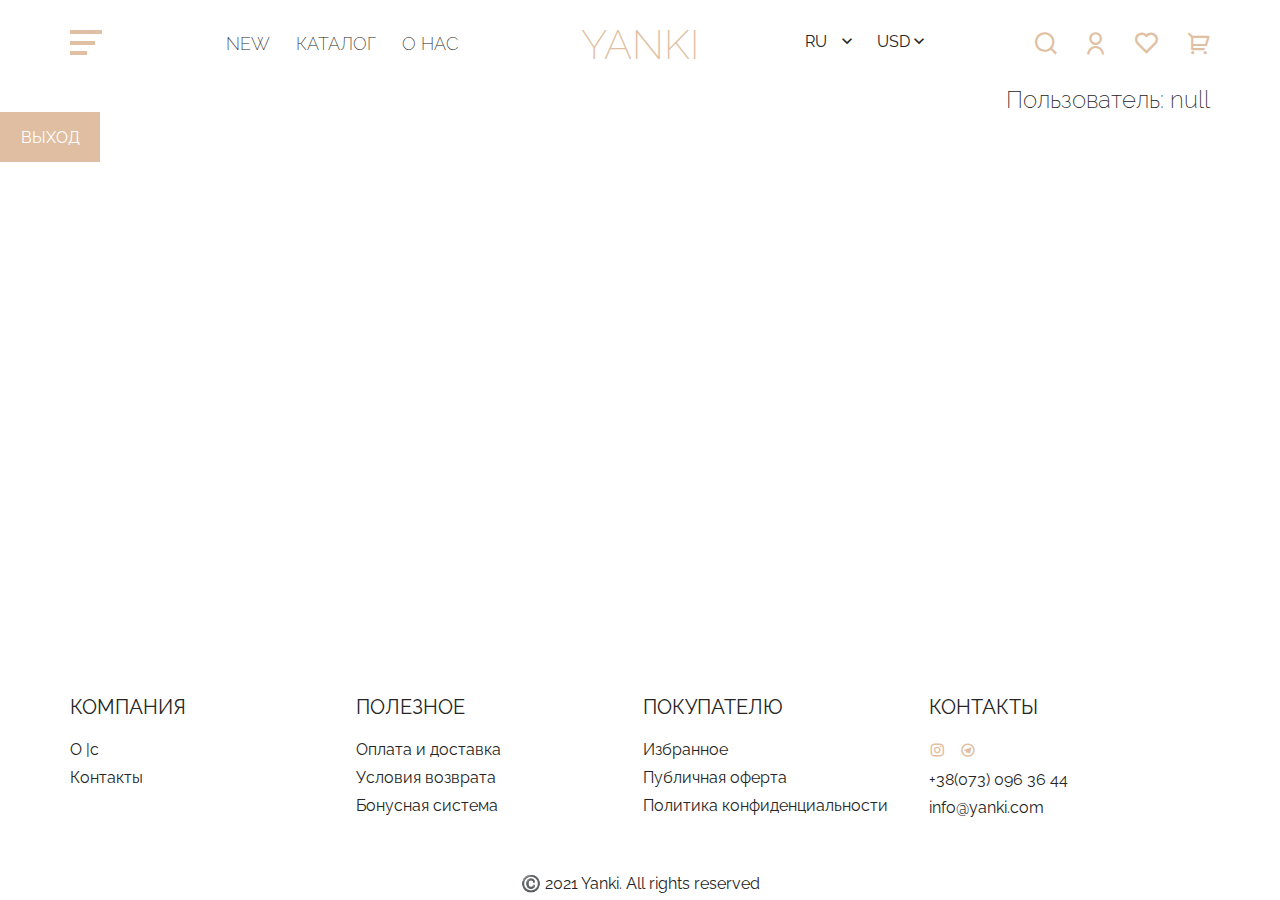
<file: indexCabinet.html>
<!doctype html>
<html lang="ru">
<head>
   <title>"CABINET"</title>
   <meta http-equiv="Content-type" content="text/html;charset=UTF-8" />
   <meta name="viewport" content="width=device-width" initial-scale=1.0>
   <link rel="icon" href="img/icon/chery.png" type="image/png">
   <link rel="stylesheet" href="css/style.min.css?_v=20230212190309">
</head>

<body>
   <div class="wrapper wrapper-all">
      <header class="header">
   <div class="header__frame">
      <div class="burger__band">
         <a href="indexDelivery.html">Оплата и доставка</a>
         <a href="indexExchangeReturn.html">Условия возврата</a>
         <a href="indexContacts.html">Контакты</a>
      </div>
      <div class="burger__fixed">
         <div class="search">
            <div class="search__block">
               <form name="form__search" action="#" method="post">
                  <input placeholder="Введите ваш запрос" type="search" name="search" value="">
                  <dutton type="button" class="icon-1 button__icon-1"></dutton>
               </form>
            </div>
         </div>
         <div class="footer__contacts footer__block">
            <ul class="footer__lists">
               <li class="footer__list"><a href="#" class="icon-21"><a href="#" class="icon-22"></a></li>
               <li class="footer__list"><a href="#">+38(073) 096 36 44</a></li>
               <li class="footer__list"><a href="#">info@yanki.com</a></li>
            </ul>
         </div>
      </div>
      <section class="authorization authorization-hiden">
         <div class="container">
            <div class="authorization__body">
               <button class="authorization__close">
                  <span class="authorization__close-icon1"></span>
                  <span class="authorization__close-icon2"></span>
               </button>
               <div class="authorization__title">Авторизация</div>
               <form action="#" method="post" name="authorization">
                  <div class="authorization__form">
                     <div class="authorization__email authorization__input"><input type="text" placeholder="Ваш e-mail*"></div>
                     <div class="authorization__password authorization__input"><input type="text" placeholder="Ваш пароль*"></div>
                     <div class="authorization__action">
                        <div class="authorization__block">
                           <span class="authorization__forget"><a href="#" class="authorization__forget-password">Забыли пароль?</a></span>
                           <span class="authorization__authorization"><a href="#" class="authorization__authorization-account">Нет аккаунта?</a></span>
                        </div>
                        <div class="authorization__info">Введены не верные данные.</div>
                        <div class="authorization__button"><button type="button" class="authorization__button-button button__yanki">Войти</button></div>
                     </div>
                  </div>
               </form>
            </div>
         </div>
      </section>
      <section class="registrations registrations-hiden">
         <div class="container">
            <div class="registrations__body">
               <button class="registrations__close">
                  <span class="registrations__close-icon1"></span>
                  <span class="registrations__close-icon2"></span>
               </button>
               <div class="registrations__title">Регистрация</div>
               <form action="#" method="post" name="registrations">
                  <div class="registrations__form">
                     <div class="registrations__email registrations__input"><input type="text" placeholder="Ваш e-mail*"></div>
                     <div class="registrations__password registrations__input"><input type="text" placeholder="Ваш пароль*"></div>
                     <div class="registrations__info">Такой пользователь уже есть.</div>
                     <div class="registrations__action">
                        <div class="registrations__button"><button type="button" class="registrations__button-button button__yanki">Продолжить</button></div>
                     </div>
                  </div>
               </form>
            </div>
         </div>
      </section>
      <section class="registrationFinisched registrationFinisched-hiden">
         <div class="registrationFinisched__body">
            <button class="registrationFinisched__close">
               <span class="registrationFinisched__close-icon1"></span>
               <span class="registrationFinisched__close-icon2"></span>
            </button>
            <div class="registrationFinisched__title">
               Регистрация прошла успешно!
            </div>
         </div>
      </section>
      <div class="container">
         <div class="menu">
            <div class="menu__body">
               <div class="menu__block">
                  <div class="menu__burger">
                     <div class="burger__line">
                        <div class="line line__1"></div>
                        <div class="line line__2"></div>
                        <div class="line line__3"></div>
                     </div>
                  </div>
                  <nav class="menu__item">
                     <ul class="menu__lists" data-da=".burger__fixed,1,767">
                        <li class="menu__list"><a href="indexNew.html">new</a></li>
                        <li class="menu__list"><a href="indexCatalog.html">каталог</a></li>
                        <li class="menu__list"><a href="about_us.html">о нас</a></li>
                        <li class="menu__list menu__list-burger"><a href="indexExchangeReturn.html">Условия возврата</a></li>
                        <li class="menu__list menu__list-burger"><a href="indexContacts.html">Контакты</a></li>
                     </ul>
                  </nav>
               </div>
               <div class="menu__logo"><a href="index.html">yanki</a></div>
               <div class="menu__block">
                  <div class="menu__settings">
                     <div class="language settings__menu" data-da=".menu__item,1,767">
                        <form action="#" name="languageForm" method="post">
                           <select class="menu__language" name="language" id="lang">
                              <option value="_ru" selected>ru</option>
                              <option value="_eng">eng</option>
                              <option value="_ua">ua</option>
                           </select>
                        </form>
                        <span class="icon-a"></span>
                     </div>
                     <div class="currency settings__menu" data-da=".search,1,767">
                        <form action="#" name="currencyForm" method="post">
                           <select class="menu__currency" name="currency" id="sett">
                              <option value="_uan">uan</option>
                              <option value="_usd" selected>usd</option>
                              <option value="_eur">eur</option>
                           </select>
                        </form>
                        <span class="icon-a"></span>
                     </div>
                  </div>
                  <div class="menu__icon">
                     <ul class="menu__icon-icon">
                        <li class="menu__icon-search-open"><a class="icon-1 search__open" href="#"></a></li>
                        <li class="menu__icon-cabinet" data-da=".menu__lists,0,767"><a class="icon-2" href="indexCabinet.html">
                              <span class="menu__icon-cabinet-text">Личный кабинет</span></a></li>
                        <li class="menu__icon-favorites"><a class="icon-3" href="indexFavorites.html"></a></li>
                        <li class="menu__icon-basket"><a class="icon-4" href="indexBasket.html"></a></li>
                     </ul>
                  </div>
               </div>
            </div>
            <div class="menu__user menu__use-hiden"><span class="menu__user-signature">Пользователь: </span><span class="menu__user-name"></span></div>
         </div>

      </div>
   </div>
</header>
      <main class="main">
         <button type="button" style="width: 100px; height: 50px;" class="button_out button__yanki">
            выход
         </button>
      </main>
      <footer class="footer">
   <div class="container">
      <div class="footer__container">
         <div class="footer__tabs">
            <div class="footer__company footer__block footer__mobile">
               <p class="footer__title">КОМПАНИЯ<span class="icon-a"></span></p>
               <ul class="footer__lists">
                  <li class="footer__list"><a href="#">О |с</a></li>
                  <li class="footer__list"><a href="indexContacts.html">Контакты</a></li>
               </ul>
            </div>
            <div class="footer__useful footer__block footer__mobile">
               <p class="footer__title">ПОЛЕЗНОЕ<span class="icon-a"></span></p>
               <ul class="footer__lists">
                  <li class="footer__list"><a href="indexDelivery.html">Оплата и доставка</a></li>
                  <li class="footer__list"><a href="indexExchangeReturn.html">Условия возврата</a></li>
                  <li class="footer__list"><a href="#">Бонусная система</a></li>
               </ul>
            </div>
            <div class="footer__buyer footer__block footer__mobile">
               <p class="footer__title">ПОКУПАТЕЛЮ<span class="icon-a"></span></p>
               <ul class="footer__lists">
                  <li class="footer__list"><a href="#">Избранное</a></li>
                  <li class="footer__list"><a href="#">Публичная оферта</a></li>
                  <li class="footer__list"><a href="#">Политика конфиденци&shy;альности</a></li>
               </ul>
            </div>
            <div class="footer__contacts footer__block">
               <p class="footer__title">КОНТАКТЫ</p>
               <ul class="footer__lists">
                  <li class="footer__list"><a href="#" class="icon-21"><a href="#" class="icon-22"></a></li>
                  <li class="footer__list">+38(073) 096 36 44</li>
                  <li class="footer__list"><a href="#">info@yanki.com</a></li>
               </ul>
            </div>
         </div>
      </div>
   </div>
   <div class="copy">©️ 2021 Yanki. All rights reserved</div>
</footer>
   </div>
   <script src="https://code.jquery.com/jquery-3.6.1.min.js?_v=20230212190309"></script>
   <script src="js/app.min.js?_v=20230212190309"></script>
</body>

</html>
</file>
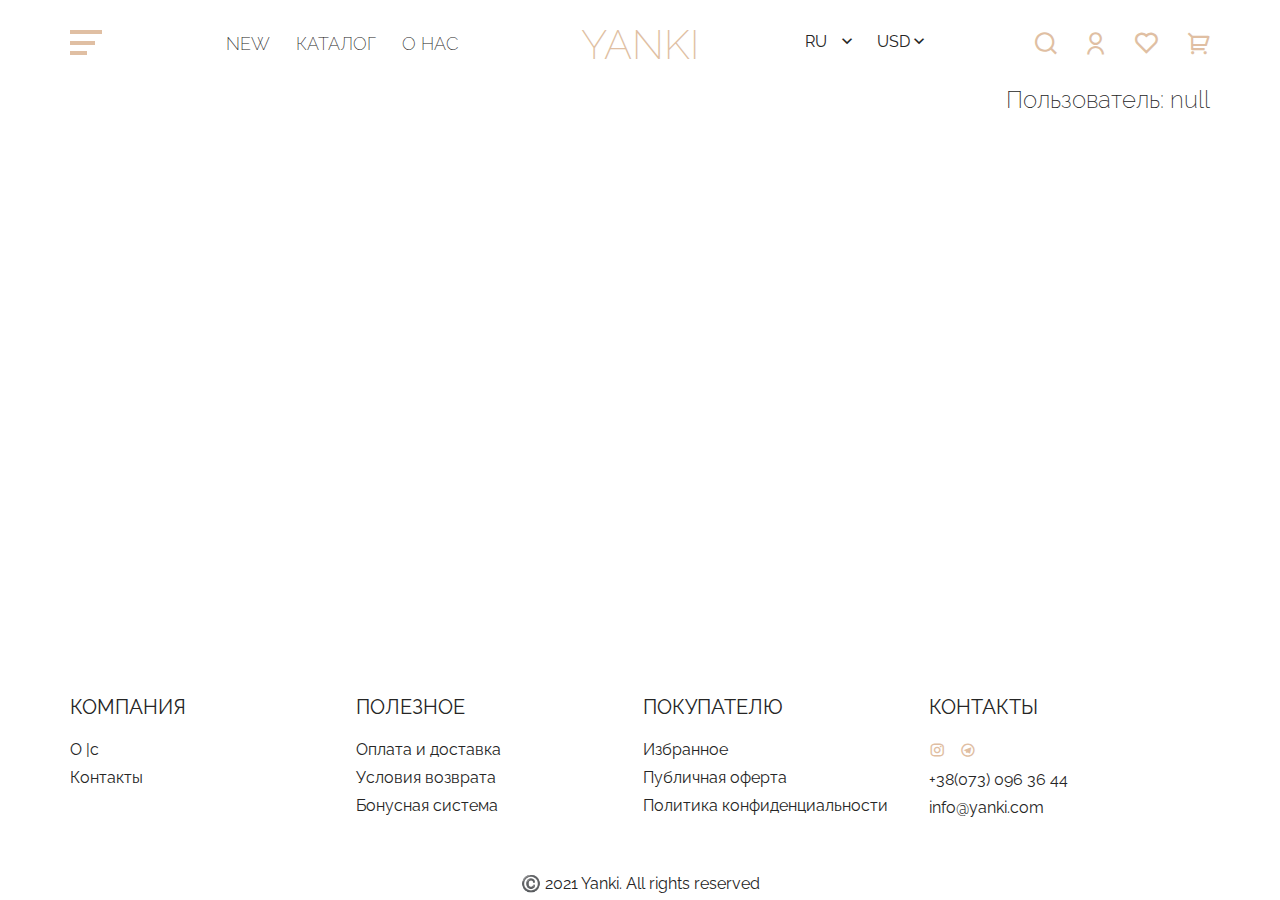
<file: indexCardProduct.html>
<!doctype html>
<html lang="ru">
<head>
   <title>"Cart Product"</title>
   <meta http-equiv="Content-type" content="text/html;charset=UTF-8" />
   <meta name="viewport" content="width=device-width" initial-scale=1.0>
   <link rel="icon" href="img/icon/chery.png" type="image/png">
   <link rel="stylesheet" href="css/style.min.css?_v=20230212190309">
</head>

<body>
   <div class="wrapper wrapper-all">
      <header class="header">
   <div class="header__frame">
      <div class="burger__band">
         <a href="indexDelivery.html">Оплата и доставка</a>
         <a href="indexExchangeReturn.html">Условия возврата</a>
         <a href="indexContacts.html">Контакты</a>
      </div>
      <div class="burger__fixed">
         <div class="search">
            <div class="search__block">
               <form name="form__search" action="#" method="post">
                  <input placeholder="Введите ваш запрос" type="search" name="search" value="">
                  <dutton type="button" class="icon-1 button__icon-1"></dutton>
               </form>
            </div>
         </div>
         <div class="footer__contacts footer__block">
            <ul class="footer__lists">
               <li class="footer__list"><a href="#" class="icon-21"><a href="#" class="icon-22"></a></li>
               <li class="footer__list"><a href="#">+38(073) 096 36 44</a></li>
               <li class="footer__list"><a href="#">info@yanki.com</a></li>
            </ul>
         </div>
      </div>
      <section class="authorization authorization-hiden">
         <div class="container">
            <div class="authorization__body">
               <button class="authorization__close">
                  <span class="authorization__close-icon1"></span>
                  <span class="authorization__close-icon2"></span>
               </button>
               <div class="authorization__title">Авторизация</div>
               <form action="#" method="post" name="authorization">
                  <div class="authorization__form">
                     <div class="authorization__email authorization__input"><input type="text" placeholder="Ваш e-mail*"></div>
                     <div class="authorization__password authorization__input"><input type="text" placeholder="Ваш пароль*"></div>
                     <div class="authorization__action">
                        <div class="authorization__block">
                           <span class="authorization__forget"><a href="#" class="authorization__forget-password">Забыли пароль?</a></span>
                           <span class="authorization__authorization"><a href="#" class="authorization__authorization-account">Нет аккаунта?</a></span>
                        </div>
                        <div class="authorization__info">Введены не верные данные.</div>
                        <div class="authorization__button"><button type="button" class="authorization__button-button button__yanki">Войти</button></div>
                     </div>
                  </div>
               </form>
            </div>
         </div>
      </section>
      <section class="registrations registrations-hiden">
         <div class="container">
            <div class="registrations__body">
               <button class="registrations__close">
                  <span class="registrations__close-icon1"></span>
                  <span class="registrations__close-icon2"></span>
               </button>
               <div class="registrations__title">Регистрация</div>
               <form action="#" method="post" name="registrations">
                  <div class="registrations__form">
                     <div class="registrations__email registrations__input"><input type="text" placeholder="Ваш e-mail*"></div>
                     <div class="registrations__password registrations__input"><input type="text" placeholder="Ваш пароль*"></div>
                     <div class="registrations__info">Такой пользователь уже есть.</div>
                     <div class="registrations__action">
                        <div class="registrations__button"><button type="button" class="registrations__button-button button__yanki">Продолжить</button></div>
                     </div>
                  </div>
               </form>
            </div>
         </div>
      </section>
      <section class="registrationFinisched registrationFinisched-hiden">
         <div class="registrationFinisched__body">
            <button class="registrationFinisched__close">
               <span class="registrationFinisched__close-icon1"></span>
               <span class="registrationFinisched__close-icon2"></span>
            </button>
            <div class="registrationFinisched__title">
               Регистрация прошла успешно!
            </div>
         </div>
      </section>
      <div class="container">
         <div class="menu">
            <div class="menu__body">
               <div class="menu__block">
                  <div class="menu__burger">
                     <div class="burger__line">
                        <div class="line line__1"></div>
                        <div class="line line__2"></div>
                        <div class="line line__3"></div>
                     </div>
                  </div>
                  <nav class="menu__item">
                     <ul class="menu__lists" data-da=".burger__fixed,1,767">
                        <li class="menu__list"><a href="indexNew.html">new</a></li>
                        <li class="menu__list"><a href="indexCatalog.html">каталог</a></li>
                        <li class="menu__list"><a href="about_us.html">о нас</a></li>
                        <li class="menu__list menu__list-burger"><a href="indexExchangeReturn.html">Условия возврата</a></li>
                        <li class="menu__list menu__list-burger"><a href="indexContacts.html">Контакты</a></li>
                     </ul>
                  </nav>
               </div>
               <div class="menu__logo"><a href="index.html">yanki</a></div>
               <div class="menu__block">
                  <div class="menu__settings">
                     <div class="language settings__menu" data-da=".menu__item,1,767">
                        <form action="#" name="languageForm" method="post">
                           <select class="menu__language" name="language" id="lang">
                              <option value="_ru" selected>ru</option>
                              <option value="_eng">eng</option>
                              <option value="_ua">ua</option>
                           </select>
                        </form>
                        <span class="icon-a"></span>
                     </div>
                     <div class="currency settings__menu" data-da=".search,1,767">
                        <form action="#" name="currencyForm" method="post">
                           <select class="menu__currency" name="currency" id="sett">
                              <option value="_uan">uan</option>
                              <option value="_usd" selected>usd</option>
                              <option value="_eur">eur</option>
                           </select>
                        </form>
                        <span class="icon-a"></span>
                     </div>
                  </div>
                  <div class="menu__icon">
                     <ul class="menu__icon-icon">
                        <li class="menu__icon-search-open"><a class="icon-1 search__open" href="#"></a></li>
                        <li class="menu__icon-cabinet" data-da=".menu__lists,0,767"><a class="icon-2" href="indexCabinet.html">
                              <span class="menu__icon-cabinet-text">Личный кабинет</span></a></li>
                        <li class="menu__icon-favorites"><a class="icon-3" href="indexFavorites.html"></a></li>
                        <li class="menu__icon-basket"><a class="icon-4" href="indexBasket.html"></a></li>
                     </ul>
                  </div>
               </div>
            </div>
            <div class="menu__user menu__use-hiden"><span class="menu__user-signature">Пользователь: </span><span class="menu__user-name"></span></div>
         </div>

      </div>
   </div>
</header>
      <main class="main">
         <section class="product">
            <div class="container">
               <div class="product__body">
                  <!-- <div class="product__block">
                     <div class="product__image">
                        <picture><source srcset="img/img__catalog/slider-1.webp" type="image/webp"><img src="img/img__catalog/slider-1.png" alt="img"></picture>
                     </div>
                     <div class="product__data">
                        <form action="#" name="product" method="get">
                           <div class="product__name">
                              Кремовое пальто
                           </div>
                           <div class="product__price">
                              3124 грн
                           </div>
                           <div class="product__color">
                              <div class="product__color-point">
                                 <ul class="product__color-lists">
                                    <li class="product__color-list">
                                       <label>
                                          <input type="radio" name="color" value="white" checked>
                                          <div class="white"></div>
                                       </label>
                                    </li>
                                    <li class="product__color-list">
                                       <label>
                                          <input type="radio" name="color" value="blue">
                                          <div class="blue"></div>
                                       </label>
                                    </li>
                                    <li class="product__color-list">
                                       <label>
                                          <input type="radio" name="color" value="bee">
                                          <div class="bee"></div>
                                       </label>
                                    </li>
                                 </ul>
                              </div>
                              <div class="product__color-name">
                                 Цвет: кофе с молоком меланж
                              </div>
                           </div>
                           <div class="product__size">
                              <button type="button" class="product__size-icon icon-a"></button>
                              <ul class="product__size-lists">
                                 <li class="product__size-list">
                                    <label class="product__size-text">
                                       <input type="radio" name="size" value="psl" checked>
                                       <div>Выберете размер</div>
                                    </label>
                                 </li>
                                 <li class="product__size-list">
                                    <label>
                                       <input type="radio" name="size" value="xxl">
                                       <div>XXL</div>
                                    </label>
                                 </li>
                                 <li class="product__size-list">
                                    <label>
                                       <input type="radio" name="size" value="xl">
                                       <div>XL</div>
                                    </label>
                                 </li>
                                 <li class="product__size-list">
                                    <label>
                                       <input type="radio" name="size" value="l">
                                       <div>L</div>
                                    </label>
                                 </li>
                                 <li class="product__size-list">
                                    <label>
                                       <input type="radio" name="size" value="m">
                                       <div>M</div>
                                    </label>
                                 </li>
                              </ul>

                           </div>
                           <div class="product__button">
                              <button type="button" class="product__button-button button__yanki">В корзину</button>
                           </div>
                        </form>
                     </div>
                  </div> -->
               </div>
            </div>
         </section>
      </main>
      <footer class="footer">
   <div class="container">
      <div class="footer__container">
         <div class="footer__tabs">
            <div class="footer__company footer__block footer__mobile">
               <p class="footer__title">КОМПАНИЯ<span class="icon-a"></span></p>
               <ul class="footer__lists">
                  <li class="footer__list"><a href="#">О |с</a></li>
                  <li class="footer__list"><a href="indexContacts.html">Контакты</a></li>
               </ul>
            </div>
            <div class="footer__useful footer__block footer__mobile">
               <p class="footer__title">ПОЛЕЗНОЕ<span class="icon-a"></span></p>
               <ul class="footer__lists">
                  <li class="footer__list"><a href="indexDelivery.html">Оплата и доставка</a></li>
                  <li class="footer__list"><a href="indexExchangeReturn.html">Условия возврата</a></li>
                  <li class="footer__list"><a href="#">Бонусная система</a></li>
               </ul>
            </div>
            <div class="footer__buyer footer__block footer__mobile">
               <p class="footer__title">ПОКУПАТЕЛЮ<span class="icon-a"></span></p>
               <ul class="footer__lists">
                  <li class="footer__list"><a href="#">Избранное</a></li>
                  <li class="footer__list"><a href="#">Публичная оферта</a></li>
                  <li class="footer__list"><a href="#">Политика конфиденци&shy;альности</a></li>
               </ul>
            </div>
            <div class="footer__contacts footer__block">
               <p class="footer__title">КОНТАКТЫ</p>
               <ul class="footer__lists">
                  <li class="footer__list"><a href="#" class="icon-21"><a href="#" class="icon-22"></a></li>
                  <li class="footer__list">+38(073) 096 36 44</li>
                  <li class="footer__list"><a href="#">info@yanki.com</a></li>
               </ul>
            </div>
         </div>
      </div>
   </div>
   <div class="copy">©️ 2021 Yanki. All rights reserved</div>
</footer>
   </div>
   <script src="https://code.jquery.com/jquery-3.6.1.min.js?_v=20230212190309"></script>
   <script src="js/app.min.js?_v=20230212190309"></script>
</body>

</html>
</file>
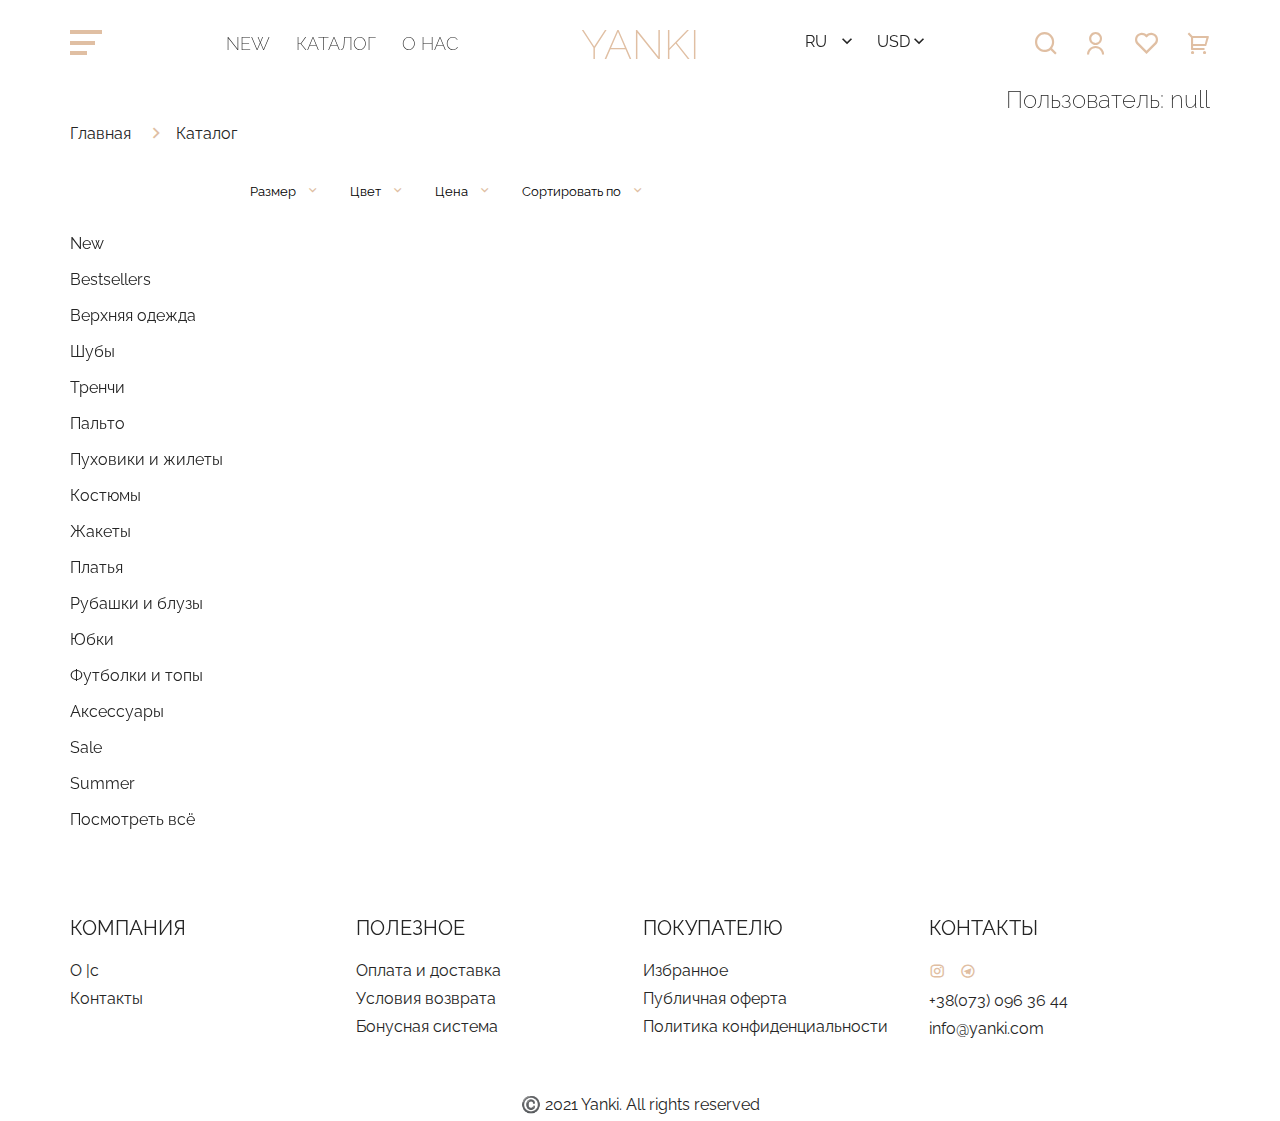
<file: indexCatalog.html>
<!doctype html>
<html lang="ru">
<head>
   <title>"YANKI__Catalog"</title>
   <meta http-equiv="Content-type" content="text/html;charset=UTF-8" />
   <meta name="viewport" content="width=device-width" initial-scale=1.0>
   <link rel="icon" href="img/icon/chery.png" type="image/png">
   <link rel="stylesheet" href="css/style.min.css?_v=20230212190309">
</head>

<body>
   <div class="wrapper wrapper-all">
      <header class="header">
   <div class="header__frame">
      <div class="burger__band">
         <a href="indexDelivery.html">Оплата и доставка</a>
         <a href="indexExchangeReturn.html">Условия возврата</a>
         <a href="indexContacts.html">Контакты</a>
      </div>
      <div class="burger__fixed">
         <div class="search">
            <div class="search__block">
               <form name="form__search" action="#" method="post">
                  <input placeholder="Введите ваш запрос" type="search" name="search" value="">
                  <dutton type="button" class="icon-1 button__icon-1"></dutton>
               </form>
            </div>
         </div>
         <div class="footer__contacts footer__block">
            <ul class="footer__lists">
               <li class="footer__list"><a href="#" class="icon-21"><a href="#" class="icon-22"></a></li>
               <li class="footer__list"><a href="#">+38(073) 096 36 44</a></li>
               <li class="footer__list"><a href="#">info@yanki.com</a></li>
            </ul>
         </div>
      </div>
      <section class="authorization authorization-hiden">
         <div class="container">
            <div class="authorization__body">
               <button class="authorization__close">
                  <span class="authorization__close-icon1"></span>
                  <span class="authorization__close-icon2"></span>
               </button>
               <div class="authorization__title">Авторизация</div>
               <form action="#" method="post" name="authorization">
                  <div class="authorization__form">
                     <div class="authorization__email authorization__input"><input type="text" placeholder="Ваш e-mail*"></div>
                     <div class="authorization__password authorization__input"><input type="text" placeholder="Ваш пароль*"></div>
                     <div class="authorization__action">
                        <div class="authorization__block">
                           <span class="authorization__forget"><a href="#" class="authorization__forget-password">Забыли пароль?</a></span>
                           <span class="authorization__authorization"><a href="#" class="authorization__authorization-account">Нет аккаунта?</a></span>
                        </div>
                        <div class="authorization__info">Введены не верные данные.</div>
                        <div class="authorization__button"><button type="button" class="authorization__button-button button__yanki">Войти</button></div>
                     </div>
                  </div>
               </form>
            </div>
         </div>
      </section>
      <section class="registrations registrations-hiden">
         <div class="container">
            <div class="registrations__body">
               <button class="registrations__close">
                  <span class="registrations__close-icon1"></span>
                  <span class="registrations__close-icon2"></span>
               </button>
               <div class="registrations__title">Регистрация</div>
               <form action="#" method="post" name="registrations">
                  <div class="registrations__form">
                     <div class="registrations__email registrations__input"><input type="text" placeholder="Ваш e-mail*"></div>
                     <div class="registrations__password registrations__input"><input type="text" placeholder="Ваш пароль*"></div>
                     <div class="registrations__info">Такой пользователь уже есть.</div>
                     <div class="registrations__action">
                        <div class="registrations__button"><button type="button" class="registrations__button-button button__yanki">Продолжить</button></div>
                     </div>
                  </div>
               </form>
            </div>
         </div>
      </section>
      <section class="registrationFinisched registrationFinisched-hiden">
         <div class="registrationFinisched__body">
            <button class="registrationFinisched__close">
               <span class="registrationFinisched__close-icon1"></span>
               <span class="registrationFinisched__close-icon2"></span>
            </button>
            <div class="registrationFinisched__title">
               Регистрация прошла успешно!
            </div>
         </div>
      </section>
      <div class="container">
         <div class="menu">
            <div class="menu__body">
               <div class="menu__block">
                  <div class="menu__burger">
                     <div class="burger__line">
                        <div class="line line__1"></div>
                        <div class="line line__2"></div>
                        <div class="line line__3"></div>
                     </div>
                  </div>
                  <nav class="menu__item">
                     <ul class="menu__lists" data-da=".burger__fixed,1,767">
                        <li class="menu__list"><a href="indexNew.html">new</a></li>
                        <li class="menu__list"><a href="indexCatalog.html">каталог</a></li>
                        <li class="menu__list"><a href="about_us.html">о нас</a></li>
                        <li class="menu__list menu__list-burger"><a href="indexExchangeReturn.html">Условия возврата</a></li>
                        <li class="menu__list menu__list-burger"><a href="indexContacts.html">Контакты</a></li>
                     </ul>
                  </nav>
               </div>
               <div class="menu__logo"><a href="index.html">yanki</a></div>
               <div class="menu__block">
                  <div class="menu__settings">
                     <div class="language settings__menu" data-da=".menu__item,1,767">
                        <form action="#" name="languageForm" method="post">
                           <select class="menu__language" name="language" id="lang">
                              <option value="_ru" selected>ru</option>
                              <option value="_eng">eng</option>
                              <option value="_ua">ua</option>
                           </select>
                        </form>
                        <span class="icon-a"></span>
                     </div>
                     <div class="currency settings__menu" data-da=".search,1,767">
                        <form action="#" name="currencyForm" method="post">
                           <select class="menu__currency" name="currency" id="sett">
                              <option value="_uan">uan</option>
                              <option value="_usd" selected>usd</option>
                              <option value="_eur">eur</option>
                           </select>
                        </form>
                        <span class="icon-a"></span>
                     </div>
                  </div>
                  <div class="menu__icon">
                     <ul class="menu__icon-icon">
                        <li class="menu__icon-search-open"><a class="icon-1 search__open" href="#"></a></li>
                        <li class="menu__icon-cabinet" data-da=".menu__lists,0,767"><a class="icon-2" href="indexCabinet.html">
                              <span class="menu__icon-cabinet-text">Личный кабинет</span></a></li>
                        <li class="menu__icon-favorites"><a class="icon-3" href="indexFavorites.html"></a></li>
                        <li class="menu__icon-basket"><a class="icon-4" href="indexBasket.html"></a></li>
                     </ul>
                  </div>
               </div>
            </div>
            <div class="menu__user menu__use-hiden"><span class="menu__user-signature">Пользователь: </span><span class="menu__user-name"></span></div>
         </div>

      </div>
   </div>
</header>
      <main class="main">
         <section class="path">
            <div class="container">
               <div class="path__body">
                  <ul class="path__lists">
                     <li class="path__list"><a href="index.html">Главная <span class="icon-a"></span></a></li>
                     <li class="path__list"><a href="indexCatalog.html">Каталог</a></li>
                  </ul>
               </div>
            </div>
         </section>
         <section class="catalog">
            <div class="container">
               <div class="catalog__body">
                  <aside class="catalog__sidebar">
                     <div class="catalog__sidebar-title">
                        <button type="button" class="catalog__sidebar-button">Каталог<span class="icon-a"></span>
                        </button>
                     </div>
                     <ul class="catalog__sidebar-lists">
                        <li class="catalog__sidebar-list"><a href="#">New</a></li>
                        <li class="catalog__sidebar-list"><a href="#">Bestsellers</a></li>
                        <li class="catalog__sidebar-list"><a href="#">Верхняя одежда</a></li>
                        <li class="catalog__sidebar-list"><a href="#">Шубы</a></li>
                        <li class="catalog__sidebar-list"><a href="#">Тренчи</a></li>
                        <li class="catalog__sidebar-list"><a href="#">Пальто</a></li>
                        <li class="catalog__sidebar-list"><a href="#">Пуховики и жилеты</a></li>
                        <li class="catalog__sidebar-list"><a href="#">Костюмы</a></li>
                        <li class="catalog__sidebar-list"><a href="#">Жакеты</a></li>
                        <li class="catalog__sidebar-list"><a href="#">Платья</a></li>
                        <li class="catalog__sidebar-list"><a href="#">Рубашки и блузы</a></li>
                        <li class="catalog__sidebar-list"><a href="#">Юбки</a></li>
                        <li class="catalog__sidebar-list"><a href="#">Футболки и топы</a></li>
                        <li class="catalog__sidebar-list"><a href="#">Аксессуары</a></li>
                        <li class="catalog__sidebar-list"><a href="#">Sale</a></li>
                        <li class="catalog__sidebar-list"><a href="#">Summer</a></li>
                        <li class="catalog__sidebar-list"><a href="#">Посмотреть всё</a></li>
                     </ul>
                  </aside>
                  <div class="catalog__content">
                     <div class="catalog__filter">
                        <div class="catalog__filter-title">
                           <button type="button" class="catalog__filter-button">
                              <span>Фильтры</span>
                              <span class="icon-51"></span>
                              <span class="icon-a"></span>
                           </button>
                        </div>
                        <ul class="catalog__filter-lists">
                           <li class="catalog__filter-list"><button type="button">Размер<span class="icon-a"></span></button></li>
                           <li class="catalog__filter-list"><button type="button">Цвет<span class="icon-a"></span></button></li>
                           <li class="catalog__filter-list"><button type="button">Цена<span class="icon-a"></span></button></li>
                           <li class="catalog__filter-list"><button type="button">Сортировать по<span class="icon-a"></span></button></li>
                        </ul>
                     </div>
                     <div class="catalog__items">
                        <!-- <div class="catalog__item" data-fav="cart1">
                           <div class="catalog__item-img"><picture><source srcset="img/slider-1.webp" type="image/webp"><img src="img/slider-1.png" alt="img"></picture>
                              <button type="button" class="catalog__item-favorites">
                                 <span class="icon-31"></span>
                                 <span class="icon-3"></span>
                              </button>
                           </div>
                           <div class="catalog__item-title"><a href="#">Белая куртка</a></div>
                           <div class="catalog__item-price">2900 грн</div>
                           <ul class="catalog__item-sise">
                              <li class="xxs">xxs</li>
                              <li class="xs">xs</li>
                              <li class="s">s</li>
                              <li class="m">m</li>
                              <li class="l">l</li>
                           </ul>
                           <ul class="catalog__item-color">
                              <li class="white"></li>
                              <li class="blue"></li>
                              <li class="bee"></li>
                           </ul>
                        </div> -->
                     </div>
                  </div>
               </div>
            </div>
         </section>
      </main>
      <footer class="footer">
   <div class="container">
      <div class="footer__container">
         <div class="footer__tabs">
            <div class="footer__company footer__block footer__mobile">
               <p class="footer__title">КОМПАНИЯ<span class="icon-a"></span></p>
               <ul class="footer__lists">
                  <li class="footer__list"><a href="#">О |с</a></li>
                  <li class="footer__list"><a href="indexContacts.html">Контакты</a></li>
               </ul>
            </div>
            <div class="footer__useful footer__block footer__mobile">
               <p class="footer__title">ПОЛЕЗНОЕ<span class="icon-a"></span></p>
               <ul class="footer__lists">
                  <li class="footer__list"><a href="indexDelivery.html">Оплата и доставка</a></li>
                  <li class="footer__list"><a href="indexExchangeReturn.html">Условия возврата</a></li>
                  <li class="footer__list"><a href="#">Бонусная система</a></li>
               </ul>
            </div>
            <div class="footer__buyer footer__block footer__mobile">
               <p class="footer__title">ПОКУПАТЕЛЮ<span class="icon-a"></span></p>
               <ul class="footer__lists">
                  <li class="footer__list"><a href="#">Избранное</a></li>
                  <li class="footer__list"><a href="#">Публичная оферта</a></li>
                  <li class="footer__list"><a href="#">Политика конфиденци&shy;альности</a></li>
               </ul>
            </div>
            <div class="footer__contacts footer__block">
               <p class="footer__title">КОНТАКТЫ</p>
               <ul class="footer__lists">
                  <li class="footer__list"><a href="#" class="icon-21"><a href="#" class="icon-22"></a></li>
                  <li class="footer__list">+38(073) 096 36 44</li>
                  <li class="footer__list"><a href="#">info@yanki.com</a></li>
               </ul>
            </div>
         </div>
      </div>
   </div>
   <div class="copy">©️ 2021 Yanki. All rights reserved</div>
</footer>
   </div>
   <script src="https://code.jquery.com/jquery-3.6.1.min.js?_v=20230212190309"></script>
   <script src="js/app.min.js?_v=20230212190309"></script>
</body>

</html>
</file>
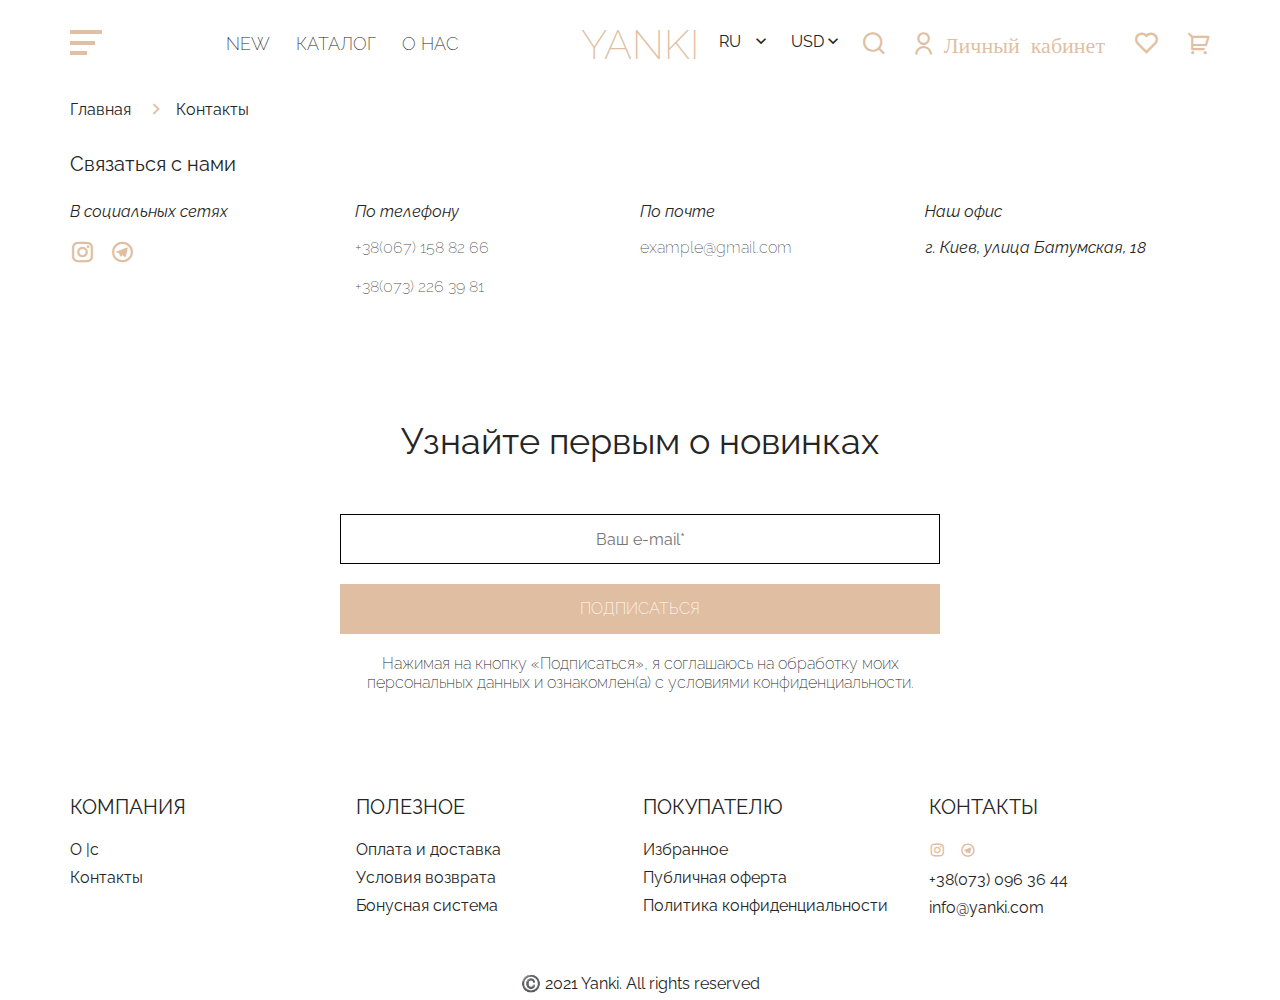
<file: indexContacts.html>
<!doctype html>
<html lang="ru">
<head>
   <title>"YANKI__Contacts"</title>
   <meta http-equiv="Content-type" content="text/html;charset=UTF-8" />
   <meta name="viewport" content="width=device-width" initial-scale=1.0>
   <link rel="stylesheet" href="css/style.min.css?_v=20230127222925">
</head>

<body>
   <div class="wrapper wrapper-all">
      <header class="header">
   <div class="header__frame">
      <div class="burger__band">
         <a href="indexDelivery.html">Оплата и доставка</a>
         <a href="indexExchangeReturn.html">Условия возврата</a>
         <a href="indexContacts.html">Контакты</a>
      </div>
      <div class="burger__fixed">
         <div class="search">
            <div class="search__block">
               <form name="form__search" action="#" method="post">
                  <input placeholder="Введите ваш запрос" type="search" name="search" value="">
                  <dutton type="button" class="icon-1 button__icon-1"></dutton>
               </form>
            </div>
         </div>
         <div class="footer__contacts footer__block">
            <ul class="footer__lists">
               <li class="footer__list"><a href="#" class="icon-21"><a href="#" class="icon-22"></a></li>
               <li class="footer__list"><a href="#">+38(073) 096 36 44</a></li>
               <li class="footer__list"><a href="#">info@yanki.com</a></li>
            </ul>
         </div>
      </div>
      <div class="container">
         <div class="menu">
            <div class="menu__body">
               <div class="menu__block">
                  <div class="menu__burger">
                     <div class="burger__line">
                        <div class="line line__1"></div>
                        <div class="line line__2"></div>
                        <div class="line line__3"></div>
                     </div>
                  </div>
                  <nav class="menu__item">
                     <ul class="menu__lists" data-da=".burger__fixed,1,767">
                        <li class="menu__list"><a href="indexNew.html">new</a></li>
                        <li class="menu__list"><a href="indexCatalog.html">каталог</a></li>
                        <li class="menu__list"><a href="about_us.html">о нас</a></li>
                        <li class="menu__list menu__list-burger"><a href="indexExchangeReturn.html">Условия возврата</a></li>
                        <li class="menu__list menu__list-burger"><a href="indexContacts.html">Контакты</a></li>
                     </ul>
                  </nav>
               </div>
               <div class="menu__logo"><a href="index.html">yanki</a></div>
               <div class="menu__block">
                  <div class="menu__settings">
                     <div class="language settings__menu" data-da=".menu__item,1,767">
                        <form action="#" name="languageForm" method="post">
                           <select class="menu__language" name="language" id="lang">
                              <option value="_ru" selected>ru</option>
                              <option value="_eng">eng</option>
                              <option value="_ua">ua</option>
                           </select>
                        </form>
                        <span class="icon-a"></span>
                     </div>
                     <div class="currency settings__menu" data-da=".search,1,767">
                        <form action="#" name="currencyForm" method="post">
                           <select class="menu__currency" name="currency" id="sett">
                              <option value="_uan">uan</option>
                              <option value="_usd" selected>usd</option>
                              <option value="_eur">eur</option>
                           </select>
                        </form>
                        <span class="icon-a"></span>
                     </div>
                  </div>
                  <div class="menu__icon">
                     <ul class="menu__icon-icon">
                        <li><a class="icon-1 search__open" href="#"></a></li>
                        <li data-da=".menu__lists,0,767"><a class="icon-2" href="#">
                              <span class="menu__icon-cabinet">Личный кабинет</span></a></li>
                        <li><a class="icon-3" href="indexFavorites.html"></a></li>
                        <li><a class="icon-4" href="indexBasket.html"></a></li>
                     </ul>
                  </div>
               </div>
            </div>
         </div>
      </div>
   </div>
</header>
      <main class="main">
         <section class="path">
            <div class="container">
               <div class="path__body">
                  <ul class="path__lists">
                     <li class="path__list"><a href="index.html">Главная <span class="icon-a"></span></a></li>
                     <li class="path__list"><a href="indexContacts.html">Контакты</a></li>
                  </ul>
               </div>
            </div>
         </section>
         <section class="contacts">
            <div class="container">
               <article class="contacts__body">
                  <h3 class="contacts__title">Связаться с нами</h3>
                  <address class="contacts__content">
                     <div class="contacts__block">
                        <div class="contacts__network block__contact">
                           <h4 class="contacts__network-title title-contact">В социальных сетях</h4>
                           <div class="contacts__network-icons">
                              <span class="icon-21"></span><span class="icon-22"></span>
                           </div>
                        </div>
                        <div class="contacts__phone block__contact">
                           <h4 class="contacts__phone-title title-contact">По телефону</h4>
                           <div class="contacts__phone-namber">
                              <p><a href="#">+38(067) 158 82 66</a></p>
                              <p><a href="#">+38(073) 226 39 81</a></p>
                           </div>
                        </div>
                     </div>
                     <div class="contacts__block">
                        <div class="contacts__mail block__contact">
                           <h4 class="contacts__mail-title title-contact">По почте</h4>
                           <p class="contacts__mail-addres"> <a href="#">example@gmail.com</a></p>
                        </div>
                        <div class="contacts__office block__contact">
                           <h4 class="contacts__office-title title-contact">Наш офис</h4>
                           <p>г. Киев, улица Батумская, 18</p>
                        </div>
                     </div>
                  </address>


               </article>
            </div>
         </section>
         <section class="subscription">
   <div class="subscription__conteiner">
      <div class="subscription__content">
         <div class="subscription__title">Узнайте первым о новинках</div>
         <form action="#" name="subscription_form" method="post" enсtype="multipart/form-data" id="subscription">
            <div class="subscription__input">
               <input placeholder="Ваш e-mail*" type="text" name="username" value="">
            </div>
            <button type="submit" class="subscription__button button__yanki">ПОДПИСАТЬСЯ</button>
         </form>
         <div class="subscription__info">Нажимая на кнопку «Подписаться», я соглашаюсь на обработку моих персональных
            данных и ознакомлен(а) с условиями конфиденциальности.
         </div>
      </div>
   </div>
</section>
      </main>
      <footer class="footer">
   <div class="container">
      <div class="footer__container">
         <div class="footer__tabs">
            <div class="footer__company footer__block footer__mobile">
               <p class="footer__title">КОМПАНИЯ<span class="icon-a"></span></p>
               <ul class="footer__lists">
                  <li class="footer__list"><a href="#">О |с</a></li>
                  <li class="footer__list"><a href="indexContacts.html">Контакты</a></li>
               </ul>
            </div>
            <div class="footer__useful footer__block footer__mobile">
               <p class="footer__title">ПОЛЕЗНОЕ<span class="icon-a"></span></p>
               <ul class="footer__lists">
                  <li class="footer__list"><a href="indexDelivery.html">Оплата и доставка</a></li>
                  <li class="footer__list"><a href="indexExchangeReturn.html">Условия возврата</a></li>
                  <li class="footer__list"><a href="#">Бонусная система</a></li>
               </ul>
            </div>
            <div class="footer__buyer footer__block footer__mobile">
               <p class="footer__title">ПОКУПАТЕЛЮ<span class="icon-a"></span></p>
               <ul class="footer__lists">
                  <li class="footer__list"><a href="#">Избранное</a></li>
                  <li class="footer__list"><a href="#">Публичная оферта</a></li>
                  <li class="footer__list"><a href="#">Политика конфиденци&shy;альности</a></li>
               </ul>
            </div>
            <div class="footer__contacts footer__block">
               <p class="footer__title">КОНТАКТЫ</p>
               <ul class="footer__lists">
                  <li class="footer__list"><a href="#" class="icon-21"><a href="#" class="icon-22"></a></li>
                  <li class="footer__list">+38(073) 096 36 44</li>
                  <li class="footer__list"><a href="#">info@yanki.com</a></li>
               </ul>
            </div>
         </div>
      </div>
   </div>
   <div class="copy">©️ 2021 Yanki. All rights reserved</div>
</footer>
   </div>
   <script src="https://code.jquery.com/jquery-3.6.1.min.js?_v=20230127222925"></script>
   <script src="js/app.min.js?_v=20230127222925"></script>
</body>

</html>
</file>
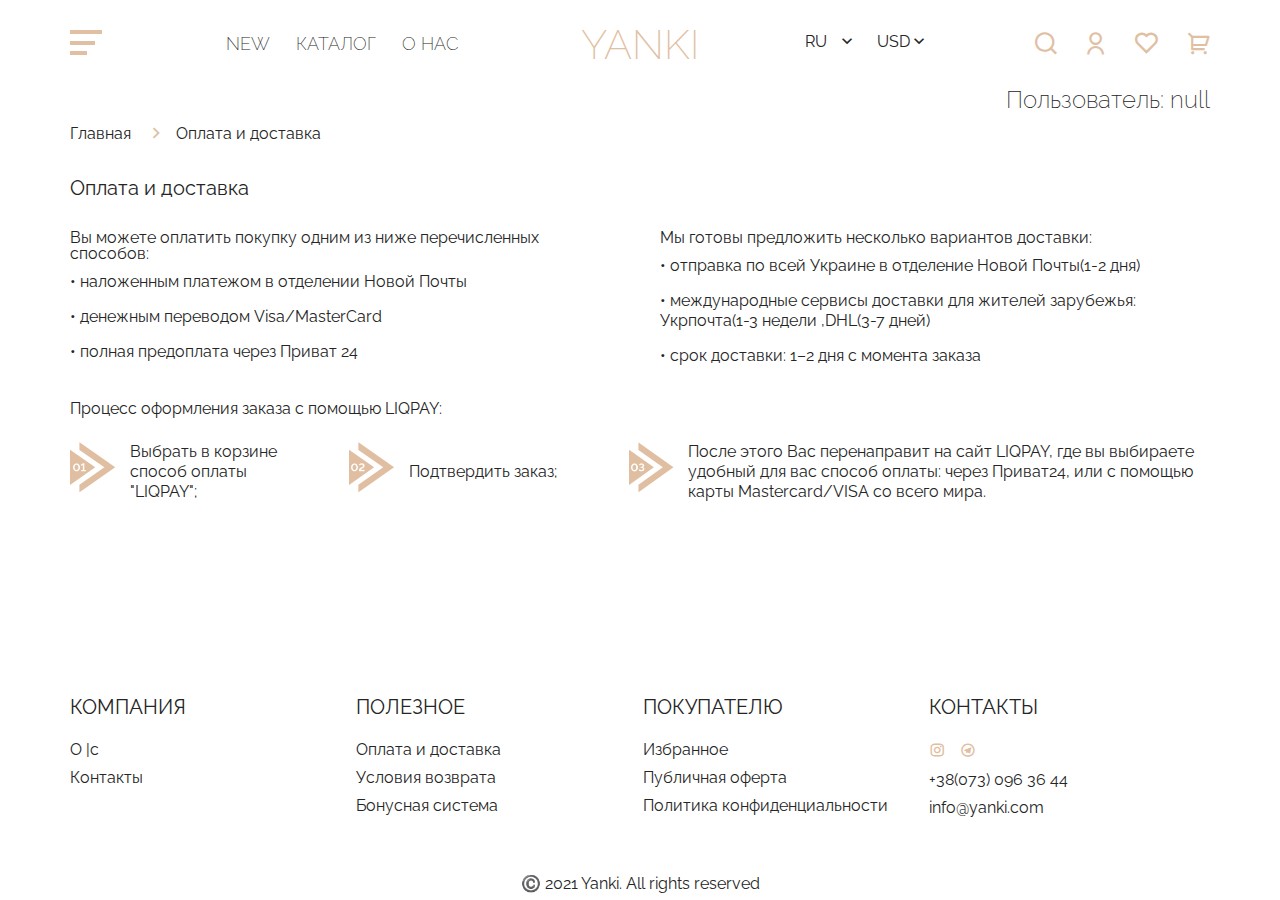
<file: indexDelivery.html>
<!doctype html>
<html lang="ru">
<head>
   <title>"YANKI__Delivery"</title>
   <meta http-equiv="Content-type" content="text/html;charset=UTF-8" />
   <meta name="viewport" content="width=device-width" initial-scale=1.0>
   <link rel="icon" href="img/icon/chery.png" type="image/png">
   <link rel="stylesheet" href="css/style.min.css?_v=20230212190309">
</head>

<body>
   <div class="wrapper wrapper-all">
      <header class="header">
   <div class="header__frame">
      <div class="burger__band">
         <a href="indexDelivery.html">Оплата и доставка</a>
         <a href="indexExchangeReturn.html">Условия возврата</a>
         <a href="indexContacts.html">Контакты</a>
      </div>
      <div class="burger__fixed">
         <div class="search">
            <div class="search__block">
               <form name="form__search" action="#" method="post">
                  <input placeholder="Введите ваш запрос" type="search" name="search" value="">
                  <dutton type="button" class="icon-1 button__icon-1"></dutton>
               </form>
            </div>
         </div>
         <div class="footer__contacts footer__block">
            <ul class="footer__lists">
               <li class="footer__list"><a href="#" class="icon-21"><a href="#" class="icon-22"></a></li>
               <li class="footer__list"><a href="#">+38(073) 096 36 44</a></li>
               <li class="footer__list"><a href="#">info@yanki.com</a></li>
            </ul>
         </div>
      </div>
      <section class="authorization authorization-hiden">
         <div class="container">
            <div class="authorization__body">
               <button class="authorization__close">
                  <span class="authorization__close-icon1"></span>
                  <span class="authorization__close-icon2"></span>
               </button>
               <div class="authorization__title">Авторизация</div>
               <form action="#" method="post" name="authorization">
                  <div class="authorization__form">
                     <div class="authorization__email authorization__input"><input type="text" placeholder="Ваш e-mail*"></div>
                     <div class="authorization__password authorization__input"><input type="text" placeholder="Ваш пароль*"></div>
                     <div class="authorization__action">
                        <div class="authorization__block">
                           <span class="authorization__forget"><a href="#" class="authorization__forget-password">Забыли пароль?</a></span>
                           <span class="authorization__authorization"><a href="#" class="authorization__authorization-account">Нет аккаунта?</a></span>
                        </div>
                        <div class="authorization__info">Введены не верные данные.</div>
                        <div class="authorization__button"><button type="button" class="authorization__button-button button__yanki">Войти</button></div>
                     </div>
                  </div>
               </form>
            </div>
         </div>
      </section>
      <section class="registrations registrations-hiden">
         <div class="container">
            <div class="registrations__body">
               <button class="registrations__close">
                  <span class="registrations__close-icon1"></span>
                  <span class="registrations__close-icon2"></span>
               </button>
               <div class="registrations__title">Регистрация</div>
               <form action="#" method="post" name="registrations">
                  <div class="registrations__form">
                     <div class="registrations__email registrations__input"><input type="text" placeholder="Ваш e-mail*"></div>
                     <div class="registrations__password registrations__input"><input type="text" placeholder="Ваш пароль*"></div>
                     <div class="registrations__info">Такой пользователь уже есть.</div>
                     <div class="registrations__action">
                        <div class="registrations__button"><button type="button" class="registrations__button-button button__yanki">Продолжить</button></div>
                     </div>
                  </div>
               </form>
            </div>
         </div>
      </section>
      <section class="registrationFinisched registrationFinisched-hiden">
         <div class="registrationFinisched__body">
            <button class="registrationFinisched__close">
               <span class="registrationFinisched__close-icon1"></span>
               <span class="registrationFinisched__close-icon2"></span>
            </button>
            <div class="registrationFinisched__title">
               Регистрация прошла успешно!
            </div>
         </div>
      </section>
      <div class="container">
         <div class="menu">
            <div class="menu__body">
               <div class="menu__block">
                  <div class="menu__burger">
                     <div class="burger__line">
                        <div class="line line__1"></div>
                        <div class="line line__2"></div>
                        <div class="line line__3"></div>
                     </div>
                  </div>
                  <nav class="menu__item">
                     <ul class="menu__lists" data-da=".burger__fixed,1,767">
                        <li class="menu__list"><a href="indexNew.html">new</a></li>
                        <li class="menu__list"><a href="indexCatalog.html">каталог</a></li>
                        <li class="menu__list"><a href="about_us.html">о нас</a></li>
                        <li class="menu__list menu__list-burger"><a href="indexExchangeReturn.html">Условия возврата</a></li>
                        <li class="menu__list menu__list-burger"><a href="indexContacts.html">Контакты</a></li>
                     </ul>
                  </nav>
               </div>
               <div class="menu__logo"><a href="index.html">yanki</a></div>
               <div class="menu__block">
                  <div class="menu__settings">
                     <div class="language settings__menu" data-da=".menu__item,1,767">
                        <form action="#" name="languageForm" method="post">
                           <select class="menu__language" name="language" id="lang">
                              <option value="_ru" selected>ru</option>
                              <option value="_eng">eng</option>
                              <option value="_ua">ua</option>
                           </select>
                        </form>
                        <span class="icon-a"></span>
                     </div>
                     <div class="currency settings__menu" data-da=".search,1,767">
                        <form action="#" name="currencyForm" method="post">
                           <select class="menu__currency" name="currency" id="sett">
                              <option value="_uan">uan</option>
                              <option value="_usd" selected>usd</option>
                              <option value="_eur">eur</option>
                           </select>
                        </form>
                        <span class="icon-a"></span>
                     </div>
                  </div>
                  <div class="menu__icon">
                     <ul class="menu__icon-icon">
                        <li class="menu__icon-search-open"><a class="icon-1 search__open" href="#"></a></li>
                        <li class="menu__icon-cabinet" data-da=".menu__lists,0,767"><a class="icon-2" href="indexCabinet.html">
                              <span class="menu__icon-cabinet-text">Личный кабинет</span></a></li>
                        <li class="menu__icon-favorites"><a class="icon-3" href="indexFavorites.html"></a></li>
                        <li class="menu__icon-basket"><a class="icon-4" href="indexBasket.html"></a></li>
                     </ul>
                  </div>
               </div>
            </div>
            <div class="menu__user menu__use-hiden"><span class="menu__user-signature">Пользователь: </span><span class="menu__user-name"></span></div>
         </div>

      </div>
   </div>
</header>
      <main class="main">
         <section class="path">
            <div class="container">
               <div class="path__body">
                  <ul class="path__lists">
                     <li class="path__list"><a href="index.html">Главная <span class="icon-a"></span></a></li>
                     <li class="path__list"><a href="indexDelivery.html">Оплата и доставка</a></li>
                  </ul>
               </div>
            </div>
         </section>
         <section class="delivery">
            <div class="container">
               <div class="delivery__body">
                  <div class="delivery__title">Оплата и доставка</div>
                  <div class="delivery__instructions">
                     <div class="delivery__instructions-text">
                        <h3 class="delivery__instructions-title"> Вы можете оплатить покупку одним из ниже перечисленных
                           способов:</h3>
                        <ul class="delivery__instructions-lists">
                           <li class="delivery__instructions-point">• наложенным платежом в отделении Новой Почты
                           </li>
                           <li class="delivery__instructions-point">• денежным переводом Visa/MasterCard
                           </li>
                           <li class="delivery__instructions-point">• полная предоплата через Приват 24</li>
                        </ul>
                     </div>
                     <div class="delivery__instructions-text">
                        <h3 class="delivery__instructions-title"> Мы готовы предложить несколько вариантов доставки:
                        </h3>
                        <ul class="delivery__instructions-lists">
                           <li class="delivery__instructions-point">• отправка по всей Украине в отделение Новой Почты(1-2 дня)
                           </li>
                           <li class="delivery__instructions-point">• международные сервисы доставки для жителей зарубежья: Укрпочта(1-3 недели ,DHL(3-7
                              дней)
                           </li>
                           <li class="delivery__instructions-point">• срок доставки: 1–2 дня с момента заказа</li>
                        </ul>
                     </div>
                  </div>
                  <div class="delivery__process">
                     <div class="delivery__process-title">Процесс оформления заказа с помощью LIQPAY:</div>
                     <div class="delivery__process-example">
                        <div class="delivery__process-item">
                           <span class="icon-41"></span>
                           <span class="delivery__process-text">Выбрать в корзине способ оплаты "LIQPAY";</span>
                        </div>
                        <div class="delivery__process-item">
                           <span class="icon-42"></span>
                           <span class="delivery__process-text">Подтвердить заказ;</span>
                        </div>
                        <div class="delivery__process-item">
                           <span class="icon-43"></span>
                           <span class="delivery__process-text">После этого Вас перенаправит на сайт LIQPAY, где вы
                              выбираете удобный для вас способ оплаты: через Приват24, или с помощью карты
                              Mastercard/VISA со всего мира. </span>
                        </div>
                     </div>
                  </div>
               </div>
            </div>
         </section>
      </main>
      <footer class="footer">
   <div class="container">
      <div class="footer__container">
         <div class="footer__tabs">
            <div class="footer__company footer__block footer__mobile">
               <p class="footer__title">КОМПАНИЯ<span class="icon-a"></span></p>
               <ul class="footer__lists">
                  <li class="footer__list"><a href="#">О |с</a></li>
                  <li class="footer__list"><a href="indexContacts.html">Контакты</a></li>
               </ul>
            </div>
            <div class="footer__useful footer__block footer__mobile">
               <p class="footer__title">ПОЛЕЗНОЕ<span class="icon-a"></span></p>
               <ul class="footer__lists">
                  <li class="footer__list"><a href="indexDelivery.html">Оплата и доставка</a></li>
                  <li class="footer__list"><a href="indexExchangeReturn.html">Условия возврата</a></li>
                  <li class="footer__list"><a href="#">Бонусная система</a></li>
               </ul>
            </div>
            <div class="footer__buyer footer__block footer__mobile">
               <p class="footer__title">ПОКУПАТЕЛЮ<span class="icon-a"></span></p>
               <ul class="footer__lists">
                  <li class="footer__list"><a href="#">Избранное</a></li>
                  <li class="footer__list"><a href="#">Публичная оферта</a></li>
                  <li class="footer__list"><a href="#">Политика конфиденци&shy;альности</a></li>
               </ul>
            </div>
            <div class="footer__contacts footer__block">
               <p class="footer__title">КОНТАКТЫ</p>
               <ul class="footer__lists">
                  <li class="footer__list"><a href="#" class="icon-21"><a href="#" class="icon-22"></a></li>
                  <li class="footer__list">+38(073) 096 36 44</li>
                  <li class="footer__list"><a href="#">info@yanki.com</a></li>
               </ul>
            </div>
         </div>
      </div>
   </div>
   <div class="copy">©️ 2021 Yanki. All rights reserved</div>
</footer>
   </div>
   <script src="https://code.jquery.com/jquery-3.6.1.min.js?_v=20230212190309"></script>
   <script src="js/app.min.js?_v=20230212190309"></script>
</body>

</html>
</file>
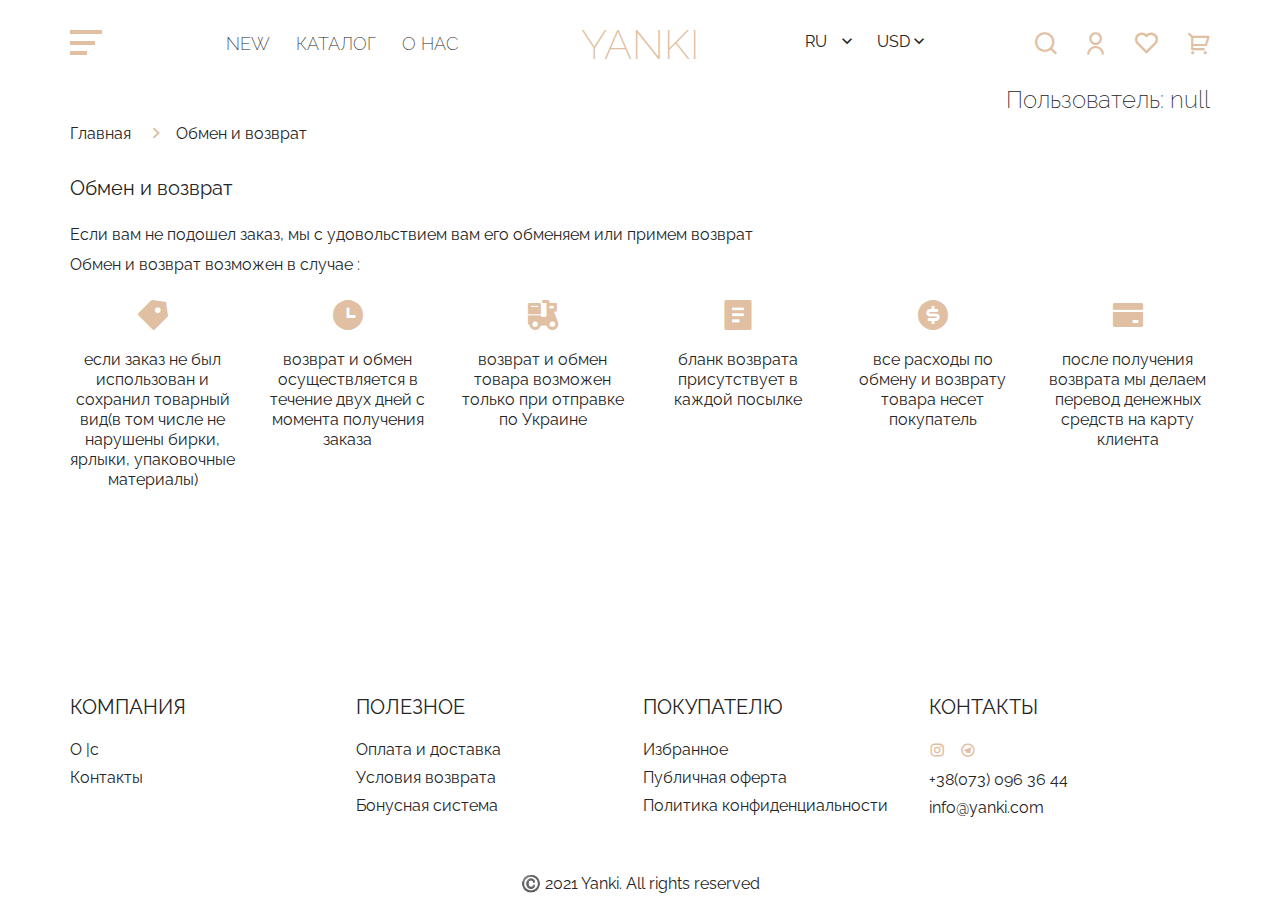
<file: indexExchangeReturn.html>
<!doctype html>
<html lang="ru">
<head>
   <title>"YANKI__ExchangeReturn"</title>
   <meta http-equiv="Content-type" content="text/html;charset=UTF-8" />
   <meta name="viewport" content="width=device-width" initial-scale=1.0>
   <link rel="icon" href="img/icon/chery.png" type="image/png">
   <link rel="stylesheet" href="css/style.min.css?_v=20230212190309">
</head>

<body>
   <div class="wrapper wrapper-all">
      <header class="header">
   <div class="header__frame">
      <div class="burger__band">
         <a href="indexDelivery.html">Оплата и доставка</a>
         <a href="indexExchangeReturn.html">Условия возврата</a>
         <a href="indexContacts.html">Контакты</a>
      </div>
      <div class="burger__fixed">
         <div class="search">
            <div class="search__block">
               <form name="form__search" action="#" method="post">
                  <input placeholder="Введите ваш запрос" type="search" name="search" value="">
                  <dutton type="button" class="icon-1 button__icon-1"></dutton>
               </form>
            </div>
         </div>
         <div class="footer__contacts footer__block">
            <ul class="footer__lists">
               <li class="footer__list"><a href="#" class="icon-21"><a href="#" class="icon-22"></a></li>
               <li class="footer__list"><a href="#">+38(073) 096 36 44</a></li>
               <li class="footer__list"><a href="#">info@yanki.com</a></li>
            </ul>
         </div>
      </div>
      <section class="authorization authorization-hiden">
         <div class="container">
            <div class="authorization__body">
               <button class="authorization__close">
                  <span class="authorization__close-icon1"></span>
                  <span class="authorization__close-icon2"></span>
               </button>
               <div class="authorization__title">Авторизация</div>
               <form action="#" method="post" name="authorization">
                  <div class="authorization__form">
                     <div class="authorization__email authorization__input"><input type="text" placeholder="Ваш e-mail*"></div>
                     <div class="authorization__password authorization__input"><input type="text" placeholder="Ваш пароль*"></div>
                     <div class="authorization__action">
                        <div class="authorization__block">
                           <span class="authorization__forget"><a href="#" class="authorization__forget-password">Забыли пароль?</a></span>
                           <span class="authorization__authorization"><a href="#" class="authorization__authorization-account">Нет аккаунта?</a></span>
                        </div>
                        <div class="authorization__info">Введены не верные данные.</div>
                        <div class="authorization__button"><button type="button" class="authorization__button-button button__yanki">Войти</button></div>
                     </div>
                  </div>
               </form>
            </div>
         </div>
      </section>
      <section class="registrations registrations-hiden">
         <div class="container">
            <div class="registrations__body">
               <button class="registrations__close">
                  <span class="registrations__close-icon1"></span>
                  <span class="registrations__close-icon2"></span>
               </button>
               <div class="registrations__title">Регистрация</div>
               <form action="#" method="post" name="registrations">
                  <div class="registrations__form">
                     <div class="registrations__email registrations__input"><input type="text" placeholder="Ваш e-mail*"></div>
                     <div class="registrations__password registrations__input"><input type="text" placeholder="Ваш пароль*"></div>
                     <div class="registrations__info">Такой пользователь уже есть.</div>
                     <div class="registrations__action">
                        <div class="registrations__button"><button type="button" class="registrations__button-button button__yanki">Продолжить</button></div>
                     </div>
                  </div>
               </form>
            </div>
         </div>
      </section>
      <section class="registrationFinisched registrationFinisched-hiden">
         <div class="registrationFinisched__body">
            <button class="registrationFinisched__close">
               <span class="registrationFinisched__close-icon1"></span>
               <span class="registrationFinisched__close-icon2"></span>
            </button>
            <div class="registrationFinisched__title">
               Регистрация прошла успешно!
            </div>
         </div>
      </section>
      <div class="container">
         <div class="menu">
            <div class="menu__body">
               <div class="menu__block">
                  <div class="menu__burger">
                     <div class="burger__line">
                        <div class="line line__1"></div>
                        <div class="line line__2"></div>
                        <div class="line line__3"></div>
                     </div>
                  </div>
                  <nav class="menu__item">
                     <ul class="menu__lists" data-da=".burger__fixed,1,767">
                        <li class="menu__list"><a href="indexNew.html">new</a></li>
                        <li class="menu__list"><a href="indexCatalog.html">каталог</a></li>
                        <li class="menu__list"><a href="about_us.html">о нас</a></li>
                        <li class="menu__list menu__list-burger"><a href="indexExchangeReturn.html">Условия возврата</a></li>
                        <li class="menu__list menu__list-burger"><a href="indexContacts.html">Контакты</a></li>
                     </ul>
                  </nav>
               </div>
               <div class="menu__logo"><a href="index.html">yanki</a></div>
               <div class="menu__block">
                  <div class="menu__settings">
                     <div class="language settings__menu" data-da=".menu__item,1,767">
                        <form action="#" name="languageForm" method="post">
                           <select class="menu__language" name="language" id="lang">
                              <option value="_ru" selected>ru</option>
                              <option value="_eng">eng</option>
                              <option value="_ua">ua</option>
                           </select>
                        </form>
                        <span class="icon-a"></span>
                     </div>
                     <div class="currency settings__menu" data-da=".search,1,767">
                        <form action="#" name="currencyForm" method="post">
                           <select class="menu__currency" name="currency" id="sett">
                              <option value="_uan">uan</option>
                              <option value="_usd" selected>usd</option>
                              <option value="_eur">eur</option>
                           </select>
                        </form>
                        <span class="icon-a"></span>
                     </div>
                  </div>
                  <div class="menu__icon">
                     <ul class="menu__icon-icon">
                        <li class="menu__icon-search-open"><a class="icon-1 search__open" href="#"></a></li>
                        <li class="menu__icon-cabinet" data-da=".menu__lists,0,767"><a class="icon-2" href="indexCabinet.html">
                              <span class="menu__icon-cabinet-text">Личный кабинет</span></a></li>
                        <li class="menu__icon-favorites"><a class="icon-3" href="indexFavorites.html"></a></li>
                        <li class="menu__icon-basket"><a class="icon-4" href="indexBasket.html"></a></li>
                     </ul>
                  </div>
               </div>
            </div>
            <div class="menu__user menu__use-hiden"><span class="menu__user-signature">Пользователь: </span><span class="menu__user-name"></span></div>
         </div>

      </div>
   </div>
</header>
      <main class="main">
         <section class="path">
            <div class="container">
               <div class="path__body">
                  <ul class="path__lists">
                     <li class="path__list"><a href="index.html">Главная <span class="icon-a"></span></a></li>
                     <li class="path__list"><a href="indexExchangeReturn.html">Обмен и возврат</a></li>
                  </ul>
               </div>
            </div>
         </section>
         <section class="return">
            <div class="container">
               <div class="return__body">
                  <div class="return__title">Обмен и возврат</div>
                  <div class="return__title-text">
                     Если вам не подошел заказ, мы с удовольствием вам его обменяем или примем возврат<br>
                     Обмен и возврат возможен в случае :
                  </div>
                  <div class="return__terms">
                     <div class="return__terms-item">
                        <div class="return__terms-logo icon-61"></div>
                        <div class="return__terms-text">
                           если заказ не был использован и сохранил товарный вид(в том числе не нарушены бирки, ярлыки,
                           упаковочные материалы)
                        </div>
                     </div>
                     <div class="return__terms-item">
                        <div class="return__terms-logo icon-62"></div>
                        <div class="return__terms-text">
                           возврат и обмен осуществляется в течение двух дней с момента получения заказа
                        </div>
                     </div>
                     <div class="return__terms-item">
                        <div class="return__terms-logo icon-63"></div>
                        <div class="return__terms-text">
                           возврат и обмен товара возможен только при отправке по Украине
                        </div>
                     </div>
                     <div class="return__terms-item">
                        <div class="return__terms-logo icon-64"></div>
                        <div class="return__terms-text">
                           бланк возврата присутствует в каждой посылке
                        </div>
                     </div>
                     <div class="return__terms-item">
                        <div class="return__terms-logo icon-65"></div>
                        <div class="return__terms-text">
                           все расходы по обмену и возврату товара несет покупатель
                        </div>
                     </div>
                     <div class="return__terms-item">
                        <div class="return__terms-logo icon-66"></div>
                        <div class="return__terms-text">
                           после получения возврата мы делаем перевод денежных средств на карту клиента
                        </div>
                     </div>

                  </div>

               </div>
         </section>
      </main>
      <footer class="footer">
   <div class="container">
      <div class="footer__container">
         <div class="footer__tabs">
            <div class="footer__company footer__block footer__mobile">
               <p class="footer__title">КОМПАНИЯ<span class="icon-a"></span></p>
               <ul class="footer__lists">
                  <li class="footer__list"><a href="#">О |с</a></li>
                  <li class="footer__list"><a href="indexContacts.html">Контакты</a></li>
               </ul>
            </div>
            <div class="footer__useful footer__block footer__mobile">
               <p class="footer__title">ПОЛЕЗНОЕ<span class="icon-a"></span></p>
               <ul class="footer__lists">
                  <li class="footer__list"><a href="indexDelivery.html">Оплата и доставка</a></li>
                  <li class="footer__list"><a href="indexExchangeReturn.html">Условия возврата</a></li>
                  <li class="footer__list"><a href="#">Бонусная система</a></li>
               </ul>
            </div>
            <div class="footer__buyer footer__block footer__mobile">
               <p class="footer__title">ПОКУПАТЕЛЮ<span class="icon-a"></span></p>
               <ul class="footer__lists">
                  <li class="footer__list"><a href="#">Избранное</a></li>
                  <li class="footer__list"><a href="#">Публичная оферта</a></li>
                  <li class="footer__list"><a href="#">Политика конфиденци&shy;альности</a></li>
               </ul>
            </div>
            <div class="footer__contacts footer__block">
               <p class="footer__title">КОНТАКТЫ</p>
               <ul class="footer__lists">
                  <li class="footer__list"><a href="#" class="icon-21"><a href="#" class="icon-22"></a></li>
                  <li class="footer__list">+38(073) 096 36 44</li>
                  <li class="footer__list"><a href="#">info@yanki.com</a></li>
               </ul>
            </div>
         </div>
      </div>
   </div>
   <div class="copy">©️ 2021 Yanki. All rights reserved</div>
</footer>
   </div>
   <script src="https://code.jquery.com/jquery-3.6.1.min.js?_v=20230212190309"></script>
   <script src="js/app.min.js?_v=20230212190309"></script>
</body>

</html>
</file>
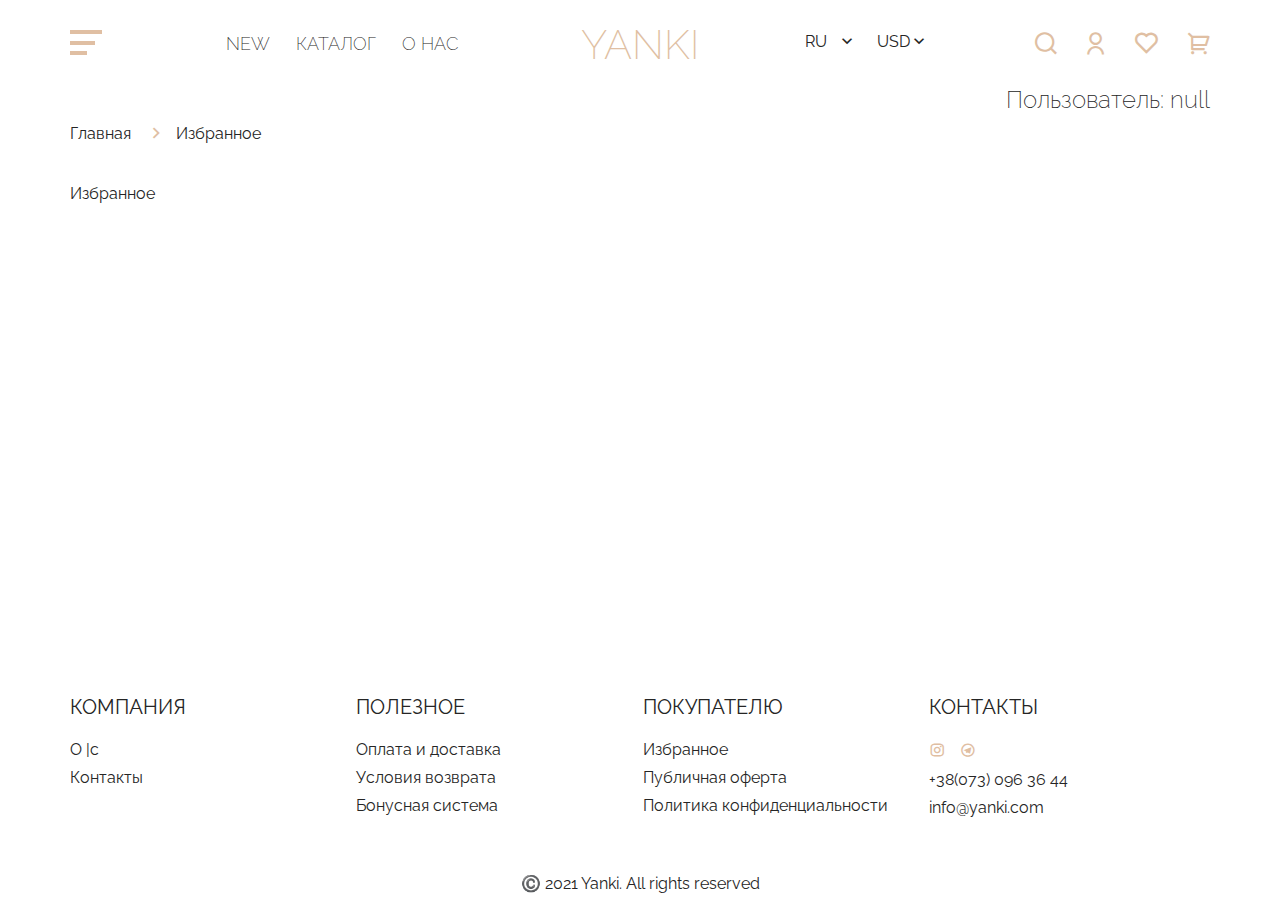
<file: indexFavorites.html>
<!doctype html>
<html lang="ru">
<head>
   <title>"FAVORITES"</title>
   <meta http-equiv="Content-type" content="text/html;charset=UTF-8" />
   <meta name="viewport" content="width=device-width" initial-scale=1.0>
   <link rel="icon" href="img/icon/chery.png" type="image/png">
   <link rel="stylesheet" href="css/style.min.css?_v=20230212190309">
</head>

<body>
   <div class="wrapper wrapper-all">
      <header class="header">
   <div class="header__frame">
      <div class="burger__band">
         <a href="indexDelivery.html">Оплата и доставка</a>
         <a href="indexExchangeReturn.html">Условия возврата</a>
         <a href="indexContacts.html">Контакты</a>
      </div>
      <div class="burger__fixed">
         <div class="search">
            <div class="search__block">
               <form name="form__search" action="#" method="post">
                  <input placeholder="Введите ваш запрос" type="search" name="search" value="">
                  <dutton type="button" class="icon-1 button__icon-1"></dutton>
               </form>
            </div>
         </div>
         <div class="footer__contacts footer__block">
            <ul class="footer__lists">
               <li class="footer__list"><a href="#" class="icon-21"><a href="#" class="icon-22"></a></li>
               <li class="footer__list"><a href="#">+38(073) 096 36 44</a></li>
               <li class="footer__list"><a href="#">info@yanki.com</a></li>
            </ul>
         </div>
      </div>
      <section class="authorization authorization-hiden">
         <div class="container">
            <div class="authorization__body">
               <button class="authorization__close">
                  <span class="authorization__close-icon1"></span>
                  <span class="authorization__close-icon2"></span>
               </button>
               <div class="authorization__title">Авторизация</div>
               <form action="#" method="post" name="authorization">
                  <div class="authorization__form">
                     <div class="authorization__email authorization__input"><input type="text" placeholder="Ваш e-mail*"></div>
                     <div class="authorization__password authorization__input"><input type="text" placeholder="Ваш пароль*"></div>
                     <div class="authorization__action">
                        <div class="authorization__block">
                           <span class="authorization__forget"><a href="#" class="authorization__forget-password">Забыли пароль?</a></span>
                           <span class="authorization__authorization"><a href="#" class="authorization__authorization-account">Нет аккаунта?</a></span>
                        </div>
                        <div class="authorization__info">Введены не верные данные.</div>
                        <div class="authorization__button"><button type="button" class="authorization__button-button button__yanki">Войти</button></div>
                     </div>
                  </div>
               </form>
            </div>
         </div>
      </section>
      <section class="registrations registrations-hiden">
         <div class="container">
            <div class="registrations__body">
               <button class="registrations__close">
                  <span class="registrations__close-icon1"></span>
                  <span class="registrations__close-icon2"></span>
               </button>
               <div class="registrations__title">Регистрация</div>
               <form action="#" method="post" name="registrations">
                  <div class="registrations__form">
                     <div class="registrations__email registrations__input"><input type="text" placeholder="Ваш e-mail*"></div>
                     <div class="registrations__password registrations__input"><input type="text" placeholder="Ваш пароль*"></div>
                     <div class="registrations__info">Такой пользователь уже есть.</div>
                     <div class="registrations__action">
                        <div class="registrations__button"><button type="button" class="registrations__button-button button__yanki">Продолжить</button></div>
                     </div>
                  </div>
               </form>
            </div>
         </div>
      </section>
      <section class="registrationFinisched registrationFinisched-hiden">
         <div class="registrationFinisched__body">
            <button class="registrationFinisched__close">
               <span class="registrationFinisched__close-icon1"></span>
               <span class="registrationFinisched__close-icon2"></span>
            </button>
            <div class="registrationFinisched__title">
               Регистрация прошла успешно!
            </div>
         </div>
      </section>
      <div class="container">
         <div class="menu">
            <div class="menu__body">
               <div class="menu__block">
                  <div class="menu__burger">
                     <div class="burger__line">
                        <div class="line line__1"></div>
                        <div class="line line__2"></div>
                        <div class="line line__3"></div>
                     </div>
                  </div>
                  <nav class="menu__item">
                     <ul class="menu__lists" data-da=".burger__fixed,1,767">
                        <li class="menu__list"><a href="indexNew.html">new</a></li>
                        <li class="menu__list"><a href="indexCatalog.html">каталог</a></li>
                        <li class="menu__list"><a href="about_us.html">о нас</a></li>
                        <li class="menu__list menu__list-burger"><a href="indexExchangeReturn.html">Условия возврата</a></li>
                        <li class="menu__list menu__list-burger"><a href="indexContacts.html">Контакты</a></li>
                     </ul>
                  </nav>
               </div>
               <div class="menu__logo"><a href="index.html">yanki</a></div>
               <div class="menu__block">
                  <div class="menu__settings">
                     <div class="language settings__menu" data-da=".menu__item,1,767">
                        <form action="#" name="languageForm" method="post">
                           <select class="menu__language" name="language" id="lang">
                              <option value="_ru" selected>ru</option>
                              <option value="_eng">eng</option>
                              <option value="_ua">ua</option>
                           </select>
                        </form>
                        <span class="icon-a"></span>
                     </div>
                     <div class="currency settings__menu" data-da=".search,1,767">
                        <form action="#" name="currencyForm" method="post">
                           <select class="menu__currency" name="currency" id="sett">
                              <option value="_uan">uan</option>
                              <option value="_usd" selected>usd</option>
                              <option value="_eur">eur</option>
                           </select>
                        </form>
                        <span class="icon-a"></span>
                     </div>
                  </div>
                  <div class="menu__icon">
                     <ul class="menu__icon-icon">
                        <li class="menu__icon-search-open"><a class="icon-1 search__open" href="#"></a></li>
                        <li class="menu__icon-cabinet" data-da=".menu__lists,0,767"><a class="icon-2" href="indexCabinet.html">
                              <span class="menu__icon-cabinet-text">Личный кабинет</span></a></li>
                        <li class="menu__icon-favorites"><a class="icon-3" href="indexFavorites.html"></a></li>
                        <li class="menu__icon-basket"><a class="icon-4" href="indexBasket.html"></a></li>
                     </ul>
                  </div>
               </div>
            </div>
            <div class="menu__user menu__use-hiden"><span class="menu__user-signature">Пользователь: </span><span class="menu__user-name"></span></div>
         </div>

      </div>
   </div>
</header>
      <main class="main">
         <section class="path">
            <div class="container">
               <div class="path__body">
                  <ul class="path__lists">
                     <li class="path__list"><a href="index.html">Главная <span class="icon-a"></span></a></li>
                     <li class="path__list"><a href="indexFavorites.html">Избранное</a></li>
                  </ul>
               </div>
            </div>
         </section>
         <section class="favorites">
            <div class="container">
               <div class="favorites__title">Избранное</div>
               <div class="favorites__body"></div>
            </div>

         </section>
      </main>
      <footer class="footer">
   <div class="container">
      <div class="footer__container">
         <div class="footer__tabs">
            <div class="footer__company footer__block footer__mobile">
               <p class="footer__title">КОМПАНИЯ<span class="icon-a"></span></p>
               <ul class="footer__lists">
                  <li class="footer__list"><a href="#">О |с</a></li>
                  <li class="footer__list"><a href="indexContacts.html">Контакты</a></li>
               </ul>
            </div>
            <div class="footer__useful footer__block footer__mobile">
               <p class="footer__title">ПОЛЕЗНОЕ<span class="icon-a"></span></p>
               <ul class="footer__lists">
                  <li class="footer__list"><a href="indexDelivery.html">Оплата и доставка</a></li>
                  <li class="footer__list"><a href="indexExchangeReturn.html">Условия возврата</a></li>
                  <li class="footer__list"><a href="#">Бонусная система</a></li>
               </ul>
            </div>
            <div class="footer__buyer footer__block footer__mobile">
               <p class="footer__title">ПОКУПАТЕЛЮ<span class="icon-a"></span></p>
               <ul class="footer__lists">
                  <li class="footer__list"><a href="#">Избранное</a></li>
                  <li class="footer__list"><a href="#">Публичная оферта</a></li>
                  <li class="footer__list"><a href="#">Политика конфиденци&shy;альности</a></li>
               </ul>
            </div>
            <div class="footer__contacts footer__block">
               <p class="footer__title">КОНТАКТЫ</p>
               <ul class="footer__lists">
                  <li class="footer__list"><a href="#" class="icon-21"><a href="#" class="icon-22"></a></li>
                  <li class="footer__list">+38(073) 096 36 44</li>
                  <li class="footer__list"><a href="#">info@yanki.com</a></li>
               </ul>
            </div>
         </div>
      </div>
   </div>
   <div class="copy">©️ 2021 Yanki. All rights reserved</div>
</footer>
   </div>
   <script src="https://code.jquery.com/jquery-3.6.1.min.js?_v=20230212190309"></script>
   <script src="js/app.min.js?_v=20230212190309"></script>
</body>

</html>
</file>
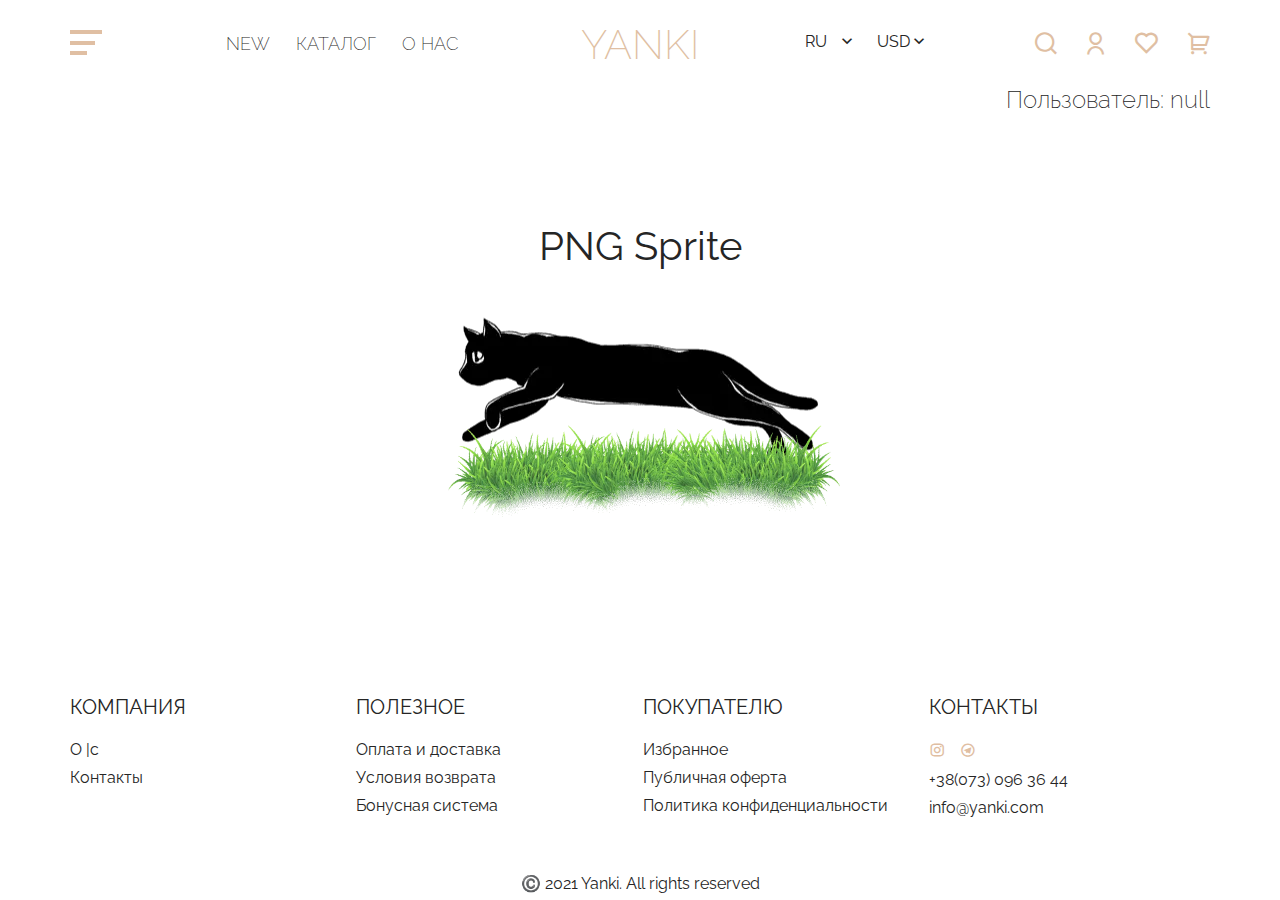
<file: indexNew.html>
<!doctype html>
<html lang="ru">
<head>
   <title>"YANKI__NEW"</title>
   <meta http-equiv="Content-type" content="text/html;charset=UTF-8" />
   <meta name="viewport" content="width=device-width" initial-scale=1.0>
   <link rel="icon" href="img/icon/chery.png" type="image/png">
   <link rel="stylesheet" href="css/style.min.css?_v=20230212190309">
</head>

<body>
   <div class="wrapper wrapper-all">
      <header class="header">
   <div class="header__frame">
      <div class="burger__band">
         <a href="indexDelivery.html">Оплата и доставка</a>
         <a href="indexExchangeReturn.html">Условия возврата</a>
         <a href="indexContacts.html">Контакты</a>
      </div>
      <div class="burger__fixed">
         <div class="search">
            <div class="search__block">
               <form name="form__search" action="#" method="post">
                  <input placeholder="Введите ваш запрос" type="search" name="search" value="">
                  <dutton type="button" class="icon-1 button__icon-1"></dutton>
               </form>
            </div>
         </div>
         <div class="footer__contacts footer__block">
            <ul class="footer__lists">
               <li class="footer__list"><a href="#" class="icon-21"><a href="#" class="icon-22"></a></li>
               <li class="footer__list"><a href="#">+38(073) 096 36 44</a></li>
               <li class="footer__list"><a href="#">info@yanki.com</a></li>
            </ul>
         </div>
      </div>
      <section class="authorization authorization-hiden">
         <div class="container">
            <div class="authorization__body">
               <button class="authorization__close">
                  <span class="authorization__close-icon1"></span>
                  <span class="authorization__close-icon2"></span>
               </button>
               <div class="authorization__title">Авторизация</div>
               <form action="#" method="post" name="authorization">
                  <div class="authorization__form">
                     <div class="authorization__email authorization__input"><input type="text" placeholder="Ваш e-mail*"></div>
                     <div class="authorization__password authorization__input"><input type="text" placeholder="Ваш пароль*"></div>
                     <div class="authorization__action">
                        <div class="authorization__block">
                           <span class="authorization__forget"><a href="#" class="authorization__forget-password">Забыли пароль?</a></span>
                           <span class="authorization__authorization"><a href="#" class="authorization__authorization-account">Нет аккаунта?</a></span>
                        </div>
                        <div class="authorization__info">Введены не верные данные.</div>
                        <div class="authorization__button"><button type="button" class="authorization__button-button button__yanki">Войти</button></div>
                     </div>
                  </div>
               </form>
            </div>
         </div>
      </section>
      <section class="registrations registrations-hiden">
         <div class="container">
            <div class="registrations__body">
               <button class="registrations__close">
                  <span class="registrations__close-icon1"></span>
                  <span class="registrations__close-icon2"></span>
               </button>
               <div class="registrations__title">Регистрация</div>
               <form action="#" method="post" name="registrations">
                  <div class="registrations__form">
                     <div class="registrations__email registrations__input"><input type="text" placeholder="Ваш e-mail*"></div>
                     <div class="registrations__password registrations__input"><input type="text" placeholder="Ваш пароль*"></div>
                     <div class="registrations__info">Такой пользователь уже есть.</div>
                     <div class="registrations__action">
                        <div class="registrations__button"><button type="button" class="registrations__button-button button__yanki">Продолжить</button></div>
                     </div>
                  </div>
               </form>
            </div>
         </div>
      </section>
      <section class="registrationFinisched registrationFinisched-hiden">
         <div class="registrationFinisched__body">
            <button class="registrationFinisched__close">
               <span class="registrationFinisched__close-icon1"></span>
               <span class="registrationFinisched__close-icon2"></span>
            </button>
            <div class="registrationFinisched__title">
               Регистрация прошла успешно!
            </div>
         </div>
      </section>
      <div class="container">
         <div class="menu">
            <div class="menu__body">
               <div class="menu__block">
                  <div class="menu__burger">
                     <div class="burger__line">
                        <div class="line line__1"></div>
                        <div class="line line__2"></div>
                        <div class="line line__3"></div>
                     </div>
                  </div>
                  <nav class="menu__item">
                     <ul class="menu__lists" data-da=".burger__fixed,1,767">
                        <li class="menu__list"><a href="indexNew.html">new</a></li>
                        <li class="menu__list"><a href="indexCatalog.html">каталог</a></li>
                        <li class="menu__list"><a href="about_us.html">о нас</a></li>
                        <li class="menu__list menu__list-burger"><a href="indexExchangeReturn.html">Условия возврата</a></li>
                        <li class="menu__list menu__list-burger"><a href="indexContacts.html">Контакты</a></li>
                     </ul>
                  </nav>
               </div>
               <div class="menu__logo"><a href="index.html">yanki</a></div>
               <div class="menu__block">
                  <div class="menu__settings">
                     <div class="language settings__menu" data-da=".menu__item,1,767">
                        <form action="#" name="languageForm" method="post">
                           <select class="menu__language" name="language" id="lang">
                              <option value="_ru" selected>ru</option>
                              <option value="_eng">eng</option>
                              <option value="_ua">ua</option>
                           </select>
                        </form>
                        <span class="icon-a"></span>
                     </div>
                     <div class="currency settings__menu" data-da=".search,1,767">
                        <form action="#" name="currencyForm" method="post">
                           <select class="menu__currency" name="currency" id="sett">
                              <option value="_uan">uan</option>
                              <option value="_usd" selected>usd</option>
                              <option value="_eur">eur</option>
                           </select>
                        </form>
                        <span class="icon-a"></span>
                     </div>
                  </div>
                  <div class="menu__icon">
                     <ul class="menu__icon-icon">
                        <li class="menu__icon-search-open"><a class="icon-1 search__open" href="#"></a></li>
                        <li class="menu__icon-cabinet" data-da=".menu__lists,0,767"><a class="icon-2" href="indexCabinet.html">
                              <span class="menu__icon-cabinet-text">Личный кабинет</span></a></li>
                        <li class="menu__icon-favorites"><a class="icon-3" href="indexFavorites.html"></a></li>
                        <li class="menu__icon-basket"><a class="icon-4" href="indexBasket.html"></a></li>
                     </ul>
                  </div>
               </div>
            </div>
            <div class="menu__user menu__use-hiden"><span class="menu__user-signature">Пользователь: </span><span class="menu__user-name"></span></div>
         </div>

      </div>
   </div>
</header>
      <main class="main">
         <div class="container">
            <div class="animation">
               <div class="cat">
                  <div class="cat__title">
                     PNG Sprite
                  </div>
                  <div class="cat__body">
                     <picture><source srcset="img/cat.webp" type="image/webp"><img class="cat__img" src="img/cat.png" alt="img"></picture>
                  </div>
                  <div class="grass">
                     <picture><source srcset="img/grass.webp" type="image/webp"><img src="img/grass.png" alt=""></picture>
                  </div>
               </div>
            </div>
         </div>
      </main>
      <footer class="footer">
   <div class="container">
      <div class="footer__container">
         <div class="footer__tabs">
            <div class="footer__company footer__block footer__mobile">
               <p class="footer__title">КОМПАНИЯ<span class="icon-a"></span></p>
               <ul class="footer__lists">
                  <li class="footer__list"><a href="#">О |с</a></li>
                  <li class="footer__list"><a href="indexContacts.html">Контакты</a></li>
               </ul>
            </div>
            <div class="footer__useful footer__block footer__mobile">
               <p class="footer__title">ПОЛЕЗНОЕ<span class="icon-a"></span></p>
               <ul class="footer__lists">
                  <li class="footer__list"><a href="indexDelivery.html">Оплата и доставка</a></li>
                  <li class="footer__list"><a href="indexExchangeReturn.html">Условия возврата</a></li>
                  <li class="footer__list"><a href="#">Бонусная система</a></li>
               </ul>
            </div>
            <div class="footer__buyer footer__block footer__mobile">
               <p class="footer__title">ПОКУПАТЕЛЮ<span class="icon-a"></span></p>
               <ul class="footer__lists">
                  <li class="footer__list"><a href="#">Избранное</a></li>
                  <li class="footer__list"><a href="#">Публичная оферта</a></li>
                  <li class="footer__list"><a href="#">Политика конфиденци&shy;альности</a></li>
               </ul>
            </div>
            <div class="footer__contacts footer__block">
               <p class="footer__title">КОНТАКТЫ</p>
               <ul class="footer__lists">
                  <li class="footer__list"><a href="#" class="icon-21"><a href="#" class="icon-22"></a></li>
                  <li class="footer__list">+38(073) 096 36 44</li>
                  <li class="footer__list"><a href="#">info@yanki.com</a></li>
               </ul>
            </div>
         </div>
      </div>
   </div>
   <div class="copy">©️ 2021 Yanki. All rights reserved</div>
</footer>
   </div>
   <script src="https://code.jquery.com/jquery-3.6.1.min.js?_v=20230212190309"></script>
   <script src="js/app.min.js?_v=20230212190309"></script>
</body>

</html>
</file>
<file: css/style.min.css>
@charset "UTF-8";@import url(https://fonts.googleapis.com/css?family=Raleway:200,300,700&display=swap&subset=cyrillic-ext);*{padding:0;margin:0;border:0;-webkit-box-sizing:border-box;box-sizing:border-box}*,:after,:before{-webkit-box-sizing:border-box;box-sizing:border-box}:active,:focus{outline:0}a:active,a:focus{outline:0}aside,footer,header,nav{display:block}body,html{height:100%;width:100%;font-size:100%;line-height:1;font-size:16px;-ms-text-size-adjust:100%;-moz-text-size-adjust:100%;-webkit-text-size-adjust:100%}button,input,textarea{font-family:inherit}input::-ms-clear{display:none}button{cursor:pointer;background-color:transparent}button::-moz-focus-inner{padding:0;border:0}a,a:visited{text-decoration:none}a:hover{text-decoration:none}ul li{list-style:none}img{vertical-align:top}h1,h2,h3,h4,h5,h6{font-size:inherit;font-weight:400}@font-face{font-family:icon_font;src:url(../fonts/icon_font.woff?pyzjlg) format("woff"),url(../fonts/icon_font.svg?pyzjlg#icon_font) format("svg");font-weight:400;font-style:normal;font-display:block}[class*=" icon-"],[class^=icon-]{font-family:icon_font!important;speak:never;font-style:normal;font-weight:400;font-variant:normal;text-transform:none;line-height:1;-webkit-font-smoothing:antialiased;-moz-osx-font-smoothing:grayscale}.icon-1:before{content:"\e900"}.icon-a:before{content:"\e901"}.icon-2:before{content:"\e902"}.icon-3:before{content:"\e903"}.icon-4:before{content:"\e904"}.icon-21:before{content:"\e905"}.icon-22:before{content:"\e906"}.icon-31:before{content:"\e907"}.icon-41:before{content:"\e909"}.icon-42:before{content:"\e90d"}.icon-43:before{content:"\e911"}.icon-51:before{content:"\e915"}.icon-61:before{content:"\e916"}.icon-62:before{content:"\e917"}.icon-63:before{content:"\e918"}.icon-64:before{content:"\e919"}.icon-65:before{content:"\e91a"}.icon-66:before{content:"\e91b"}.icon-76:before{content:"\e91c"}.wrapper-all header{position:relative;color:#252525}.wrapper-all header .header__frame::before{content:"";background-color:#fff;border-bottom:1px solid #e0bfa3}.wrapper-all header a{color:#252525}.wrapper-all .burger__band{background-color:#fff}.wrapper-all .menu__logo a{color:#e0bfa3}.wrapper-all .menu__logo a:hover{font-weight:500}.wrapper-all .menu__currency,.wrapper-all .menu__language{color:#252525}.wrapper-all .menu__currency:hover,.wrapper-all .menu__language:hover{color:#e0bfa3}.wrapper-all .line{background-color:#e0bfa3}.wrapper-all .burger__fixed{background-color:#fff}.wrapper-all .menu__icon-icon a{color:#e0bfa3}.wrapper-all .menu__icon-icon a:hover{color:#252525}.wrapper-all .menu__user{color:#252525}.active__burger .wrapper-main .header__frame::before{background-color:#7f7f7f}.wrapper-main header{position:absolute;color:#fff}.wrapper-main header a{color:#fff}.wrapper-main .menu__logo a{color:#fff}.wrapper-main .menu__currency,.wrapper-main .menu__language{color:#fff}.wrapper-main .line{background-color:#fff}.wrapper-main .burger__fixed{background-color:#fff}header{z-index:200;width:100vw;min-height:88px;font-weight:200;font-size:18px}header .burger__band{position:fixed;z-index:350;top:-100px;left:0;width:100vw;height:88px;line-height:4.9;text-align:center;-webkit-transition:top .3s ease 0s;-o-transition:top .3s ease 0s;transition:top .3s ease 0s}header .burger__band a{font-size:18px;margin-right:25px}.menu__icon,.menu__item,.menu__logo,.menu__settings{-webkit-transition:opacity .7s ease 0s;-o-transition:opacity .7s ease 0s;transition:opacity .7s ease 0s}.menu__body{display:-webkit-box;display:-ms-flexbox;display:flex;min-height:88px;-webkit-box-align:center;-ms-flex-align:center;align-items:center;-webkit-box-pack:justify;-ms-flex-pack:justify;justify-content:space-between;text-transform:uppercase}.menu__block{display:-webkit-box;display:-ms-flexbox;display:flex;-webkit-box-pack:justify;-ms-flex-pack:justify;justify-content:space-between;-webkit-box-flex:1;-ms-flex:1 1 50%;flex:1 1 50%}.menu__burger{cursor:pointer;position:relative;z-index:400}.menu__item{-webkit-box-flex:1;-ms-flex:1 1 auto;flex:1 1 auto;display:-webkit-box;display:-ms-flexbox;display:flex;-webkit-box-pack:center;-ms-flex-pack:center;justify-content:center}.menu__lists{display:-webkit-box;display:-ms-flexbox;display:flex;-ms-flex-wrap:wrap;flex-wrap:wrap;-webkit-box-pack:center;-ms-flex-pack:center;justify-content:center}.menu__list{padding:5px 13px;white-space:nowrap}.menu__logo{font-size:41px}.menu__settings{display:-webkit-box;display:-ms-flexbox;display:flex;-webkit-box-flex:1;-ms-flex:1 1 auto;flex:1 1 auto;-webkit-box-pack:center;-ms-flex-pack:center;justify-content:center}.menu__icon{font-size:22px}.menu__icon-icon{display:-webkit-box;display:-ms-flexbox;display:flex;-webkit-column-gap:30px;-moz-column-gap:30px;column-gap:30px;-webkit-box-pack:justify;-ms-flex-pack:justify;justify-content:space-between}.settings__menu{position:relative;margin:0 10px}.settings__menu span{position:absolute;top:0;right:0;pointer-events:none;-webkit-transition:-webkit-transform .5s ease 0s;transition:-webkit-transform .5s ease 0s;-o-transition:transform .5s ease 0s;transition:transform .5s ease 0s;transition:transform .5s ease 0s,-webkit-transform .5s ease 0s}.settings__menu.rotate span{-webkit-transform:rotate3D(1,0,0,180deg);-ms-transform:rotate3D(1,0,0,180deg);transform:rotate3D(1,0,0,180deg)}.settings__menu select{width:52px;cursor:pointer}.settings__menu .menu__currency,.settings__menu .menu__language{-webkit-appearance:none;-moz-appearance:none;-ms-appearance:none;appearance:none;background-color:transparent;background-size:contain;text-transform:uppercase;font-family:Raleway;font-size:16px}.settings__menu .menu__currency option,.settings__menu .menu__language option{background-color:#555;font-size:20px}.burger__line{width:32px;height:25px;position:relative}.burger__line .line{height:4px;position:absolute;left:0;pointer-events:none;-webkit-transition:all .5s ease 0s;-o-transition:all .5s ease 0s;transition:all .5s ease 0s}.burger__line .line__1{width:32px;top:0}.burger__line .line__2{width:25px;top:42%}.burger__line .line__3{width:17px;bottom:0}.active__burger .line__1{-webkit-transform:translate(0,10px) rotate(45deg);-ms-transform:translate(0,10px) rotate(45deg);transform:translate(0,10px) rotate(45deg)}.active__burger .line__2{display:none}.active__burger .line__3{-webkit-transform:translate(0,-11px) rotate(-45deg);-ms-transform:translate(0,-11px) rotate(-45deg);transform:translate(0,-11px) rotate(-45deg);width:100%}.search{margin:20px 0 20px 0;display:-webkit-box;display:-ms-flexbox;display:flex;-webkit-box-pack:justify;-ms-flex-pack:justify;justify-content:space-between;-webkit-box-align:center;-ms-flex-align:center;align-items:center}.search__block{display:inline;position:relative;width:100%}.search__block input{width:100%;height:40px;border:1px solid #000;border-radius:20px;padding:0 60px 0 20px;font-size:16px;color:rgba(0,0,0,.5)}.search__block input:focus{font-size:20px}.search__block .button__icon-1{color:#000;position:absolute;top:50%;right:15px;-webkit-transform:translate(0,-50%);-ms-transform:translate(0,-50%);transform:translate(0,-50%);cursor:pointer}.search__block .button__icon-1:active{font-weight:900;font-size:16px}.active__search .search{position:fixed;top:0;left:0;width:100vw;min-height:130px;background-color:rgba(255,255,255,.9);text-align:center;-webkit-box-shadow:0 0 2px 1px #000,0 0 3px 1px #000,inset 0 0 7px 3px rgba(0,0,0,.6);box-shadow:0 0 2px 1px #000,0 0 3px 1px #000,inset 0 0 7px 3px rgba(0,0,0,.6);border-radius:4px}.active__search .search .button__icon-1{right:75px}.active__search .search input{width:calc(100vw - 120px);margin:0 60px}.active__search .menu__burger{z-index:0}.burger__fixed{position:fixed;top:-140%;left:0;width:100vw;height:100vh;z-index:100;padding:64px 5% 0;overflow:auto;-webkit-transition:top .3s ease 0s;-o-transition:top .3s ease 0s;transition:top .3s ease 0s}.menu__user{text-align:right;font-size:24px}.menu__use-hiden{display:none}.path__body{min-height:44px;line-height:2.75}.path__lists{display:-webkit-box;display:-ms-flexbox;display:flex}.path__list a{color:#252525}.path__list a:hover{color:#e0bfa3}.path__list .icon-a{padding:0 10px;color:#e0bfa3;font-size:20px;display:inline-block;-webkit-transform:translate(0,2px) rotate(-90deg);-ms-transform:translate(0,2px) rotate(-90deg);transform:translate(0,2px) rotate(-90deg)}.presentation{position:relative}.presentation__fon{display:-webkit-box;display:-ms-flexbox;display:flex;margin:0 auto}.presentation__img-1,.presentation__img-2,.presentation__img-3{position:relative;padding-top:62%;min-height:667px;-webkit-box-flex:1;-ms-flex:1 0 33.33333%;flex:1 0 33.33333%}.presentation__text{position:absolute;top:50%;left:50%;width:100%;-webkit-transform:translate(-50%,-50%);-ms-transform:translate(-50%,-50%);transform:translate(-50%,-50%);text-align:center}.presentation__title{font-weight:200;font-size:40px;color:#fff}.presentation__line{width:120px;height:1px;background-color:#fff;margin:25px auto 20px}.presentation__linck{font-weight:250;font-size:16px;line-height:19px;text-align:center;text-transform:uppercase}.presentation__linck a{color:#fff}.presentation img{position:absolute;top:0;left:0;width:100%;height:100%;-o-object-fit:cover;object-fit:cover}.slider__title{padding:105px 0 55px;font-size:36px}.slick-slider{position:relative}.slick-list{overflow:hidden}.slick-track{display:-webkit-box;display:-ms-flexbox;display:flex;-webkit-column-gap:16px;-moz-column-gap:16px;column-gap:16px}.slick-slide{-webkit-transition:all .5s ease 0s;-o-transition:all .5s ease 0s;transition:all .5s ease 0s;padding-bottom:10%}.slick-slide img{position:absolute;top:0;left:0;width:100%;height:100%;-o-object-fit:cover;object-fit:cover}.no-webp .slider__body .slick-arrow{background:url(../img/Arrow__slide.png) 0 0 no-repeat}.slider__body .slick-arrow{position:absolute;top:50%;z-index:50;font-size:0;width:40px;height:40px}.slider__body .slick-arrow.slick-prev{left:1%;-webkit-transform:rotate(180deg);-ms-transform:rotate(180deg);transform:rotate(180deg)}.slider__body .slick-arrow.slick-next{right:1%}.slider__item{position:relative}.slider__signature a{position:absolute;bottom:0;left:0;width:100%;height:40px;font-size:20px;line-height:40px;text-align:center;background:rgba(224,190,162,.75);-webkit-backdrop-filter:blur(3px);backdrop-filter:blur(3px);color:#fff}.subscription{padding-bottom:25px}.subscription__conteiner{max-width:620px;margin:0 auto;padding:0 10px}.subscription__title{font-size:36px;text-align:center;margin:105px 0 55px}.subscription__input input{width:100%;height:50px;border:1px solid #000;text-align:center;font-size:16px}.subscription__button{line-height:50px;font-weight:200;width:100%;height:50px;margin:20px 0}.subscription__info{font-weight:200;font-size:16px;line-height:19px;text-align:center}.button__yanki{color:#fff;font-size:16px;text-transform:uppercase;background-color:#e0bea1}.button__yanki:hover{background-color:#797979}.button__yanki:active{background-color:#cca88a;-webkit-box-shadow:inset 0 0 10px 10px rgba(139,139,139,.1);box-shadow:inset 0 0 10px 10px rgba(139,139,139,.1)}.catalog a{color:#252525}.catalog__sidebar{padding-right:7px}.catalog__sidebar-title{min-height:70px;display:-webkit-box;display:-ms-flexbox;display:flex;-webkit-box-align:center;-ms-flex-align:center;align-items:center}.catalog__sidebar-title button{width:100%;font-size:18px;color:#fff}.catalog__sidebar-title .icon-a{display:none}.catalog__sidebar-list a{display:block;padding:10px 0}.catalog__sidebar-list a:hover{color:#e0bea2}.catalog__filter{width:100%}.catalog__filter-title{width:100%;display:none}.catalog__filter-lists{display:-webkit-box;display:-ms-flexbox;display:flex}.catalog__filter-list .icon-a{color:#e0bea2;padding-left:10px}.catalog__filter-list button:hover{color:#e0bea2}.catalog__items{display:-ms-grid;display:grid;grid-template-columns:repeat(auto-fit,minmax(310px,1fr));grid-gap:10px;margin-top:15px}.catalog__item-img{position:relative;padding-bottom:116%}.catalog__item-img .icon-31{position:absolute;top:0;right:0;font-size:42px;color:#e0bea2}.catalog__item-img .icon-31:hover{color:#cca88a}.catalog__item-img .icon-3{pointer-events:none;position:absolute;top:13px;right:13px;color:#fdffff;-webkit-transition:all .5s ease 0s;-o-transition:all .5s ease 0s;transition:all .5s ease 0s}.catalog__item-img img{position:absolute;top:0;left:0;width:100%;height:100%;-o-object-fit:cover;object-fit:cover}.catalog__item.favorites__choice .icon-3{color:#720101;-webkit-transform:scale(1.3);-ms-transform:scale(1.3);transform:scale(1.3)}.catalog__item-identifier{display:none}.catalog__item-color,.catalog__item-price,.catalog__item-sise,.catalog__item-title{text-align:center}.catalog__item-title{margin:18px 0 10px}.catalog__item-title:hover a{color:#e0bea2}.catalog__item-price{font-weight:700;margin-bottom:10px}.catalog__item-sise{display:-webkit-box;display:-ms-flexbox;display:flex;-webkit-box-pack:center;-ms-flex-pack:center;justify-content:center;-webkit-column-gap:10px;-moz-column-gap:10px;column-gap:10px;color:rgba(37,37,37,.5);text-transform:uppercase}.catalog__item-color{margin:10px 0 20px}.active__catalog .icon-a{-webkit-transform:rotate3D(1,0,0,180deg);-ms-transform:rotate3D(1,0,0,180deg);transform:rotate3D(1,0,0,180deg)}.active__catalog .catalog__sidebar-lists{display:block}.active__filter .catalog__filter-title .icon-a{-webkit-transform:rotate3D(1,0,0,180deg);-ms-transform:rotate3D(1,0,0,180deg);transform:rotate3D(1,0,0,180deg)}.bee,.blue,.white{width:14px;height:14px;border-radius:50%;display:inline-block;margin-right:5px}.white{outline:1px solid #000}.blue{background-color:#6f83a4}.bee{background-color:#f1ddaa}.return{margin-bottom:25px}.return__title{font-size:18px;margin-bottom:12px}.return__title-text{line-height:30px}.return__terms{text-align:center}.return__terms-item{-webkit-box-flex:0;-ms-flex:0 1 165px;flex:0 1 165px;margin:20px 0}.return__terms-logo{color:#e0bfa3;font-size:30px;margin-bottom:20px}.return__terms-text{line-height:20px}.delivery__title{font-size:18px;margin-bottom:12px}.delivery__instructions{-webkit-column-gap:40px;-moz-column-gap:40px;column-gap:40px}.delivery__instructions-text{-webkit-box-flex:1;-ms-flex:1 1 20%;flex:1 1 20%}.delivery__instructions-title{padding:10px 0}.delivery__instructions-lists{line-height:20px}.delivery__instructions-point{margin-bottom:15px}.delivery__process-title{margin:20px 0 25px}.delivery__process-item{padding:0 0 16px 0;line-height:20px;display:-webkit-box;display:-ms-flexbox;display:flex;-webkit-box-flex:1;-ms-flex:1 0 20%;flex:1 0 20%}.delivery__process-item:last-child{-webkit-box-flex:1;-ms-flex:1 0 50%;flex:1 0 50%}.delivery__process-text{display:-webkit-box;display:-ms-flexbox;display:flex;-webkit-box-align:center;-ms-flex-align:center;align-items:center}.icon-41,.icon-42,.icon-43{font-size:50px;color:#e0bea1;margin-right:15px}.contacts a{color:rgba(37,37,37,.8);font-weight:200;font-style:normal}.contacts__title{margin:22px 0 0 0;font-size:20px}.contacts__content{display:-webkit-box;display:-ms-flexbox;display:flex;-webkit-box-pack:justify;-ms-flex-pack:justify;justify-content:space-between;-ms-flex-wrap:wrap;flex-wrap:wrap}.contacts__block{display:-webkit-box;display:-ms-flexbox;display:flex;-webkit-box-flex:0;-ms-flex:0 0 50%;flex:0 0 50%}.contacts .block__contact{-webkit-box-flex:1;-ms-flex:1 1 50%;flex:1 1 50%;-webkit-column-gap:5%;-moz-column-gap:5%;column-gap:5%}.contacts .title-contact{margin:30px 0 20px 0}.contacts__network-icons .icon-21,.contacts__network-icons .icon-22{color:#e0bea2;margin-right:15px;font-size:25px}.contacts__phone-namber p{margin-bottom:23px}.contacts__phone-namber:last-child{margin-bottom:normal}.basket .catalog__item{display:-webkit-box;display:-ms-flexbox;display:flex;-webkit-box-pack:justify;-ms-flex-pack:justify;justify-content:space-between;-webkit-box-align:center;-ms-flex-align:center;align-items:center;padding:10px 0;border-bottom:1px solid #000}.basket .catalog__item-img{height:110px;width:95px;padding:0;-webkit-box-ordinal-group:2;-ms-flex-order:1;order:1}.basket .catalog__item-img .icon-3,.basket .catalog__item-img .icon-31{display:none}.basket .catalog__item-title{-webkit-box-ordinal-group:3;-ms-flex-order:2;order:2}.basket .catalog__item-price{-webkit-box-ordinal-group:7;-ms-flex-order:6;order:6}.basket .catalog__item-sise{-webkit-box-ordinal-group:5;-ms-flex-order:4;order:4}.basket .catalog__item-color{-webkit-box-ordinal-group:4;-ms-flex-order:3;order:3}.icon-76{color:#e0bea2;font-size:25px;-webkit-box-ordinal-group:8;-ms-flex-order:7;order:7}.registration{color:#252525}.registration__title{font-size:20px;margin:20px 0}.registration__block{display:-webkit-box;display:-ms-flexbox;display:flex;-ms-flex-wrap:wrap;flex-wrap:wrap;-webkit-column-gap:20px;-moz-column-gap:20px;column-gap:20px;-webkit-box-pack:center;-ms-flex-pack:center;justify-content:center}.registration__items{-webkit-box-flex:1;-ms-flex:1 1 820px;flex:1 1 820px}.registration__personal-title{margin:0 0 20px 0}.registration__personal-inputs{display:-webkit-box;display:-ms-flexbox;display:flex;-ms-flex-wrap:wrap;flex-wrap:wrap;-webkit-box-pack:justify;-ms-flex-pack:justify;justify-content:space-between;-webkit-column-gap:20px;-moz-column-gap:20px;column-gap:20px}.registration__personal-input{margin:0 0 20px 0;padding:15px;height:50px;width:400px;border:1px solid rgba(37,37,37,.5)}.registration .input-summ{width:100%}.registration__personal-waydelivery{display:-webkit-box;display:-ms-flexbox;display:flex;-ms-flex-wrap:wrap;flex-wrap:wrap;-webkit-box-pack:justify;-ms-flex-pack:justify;justify-content:space-between;-webkit-column-gap:20px;-moz-column-gap:20px;column-gap:20px}.registration__personal-block{-webkit-box-flex:0;-ms-flex:0 1 400px;flex:0 1 400px}.registration__personal-subtitle{margin:0 0 20px 0}.registration__personal-delivery{display:block;margin:0 0 20px 0}.registration__personal-weysend{display:-webkit-box;display:-ms-flexbox;display:flex;-ms-flex-wrap:wrap;flex-wrap:wrap;-webkit-column-gap:20px;-moz-column-gap:20px;column-gap:20px;-webkit-box-pack:justify;-ms-flex-pack:justify;justify-content:space-between}.registration__personal-send{display:block;margin:0 0 20px 0}.registration__payment-link{-webkit-box-flex:0;-ms-flex:0 0 50%;flex:0 0 50%}.registration__payment-link p{margin:0 0 20px 0}.registration__payment-link a{color:#252525;text-decoration:underline}.registration__payment-link a:hover{color:#e0bea2}.registration__payment-bonuses,.registration__payment-delivery,.registration__payment-result{margin:0 0 20px 0;display:-webkit-box;display:-ms-flexbox;display:flex;-webkit-box-pack:justify;-ms-flex-pack:justify;justify-content:space-between}.registration__payment-value{font-weight:700}.registration__payment-button button{width:300px;height:50px;margin:0 0 20px 0}.registration__payment-footnote{font-size:14px}.registration__payment-footnote a{color:#252525;text-decoration:underline;line-height:16px}.registration__payment-footnote a:hover{color:#e0bea2}.radio-points{padding:0 0 0 25px;position:relative;cursor:pointer}.radio-points::before{content:"";width:18px;height:18px;border:1px solid #252525;border-radius:50%;position:absolute;top:0;left:0}.radio-points::after{content:"";width:6px;height:6px;background-color:#e0bea2;border-radius:50%;position:absolute;top:6px;left:6px;display:none}input:checked+.radio-points::after{display:block}.size_list-hide{display:none}[type=radio]{display:none}.cat{position:relative;max-width:400px;margin:10% auto}.cat__title{font-size:40px;text-align:center}.cat__body{position:relative;margin:0 auto;padding-bottom:50%;overflow:hidden}.cat__img{position:absolute;top:0;left:0;width:100%;-o-object-fit:cover;object-fit:cover;-webkit-animation:cat 1s steps(13,end) infinite;animation:cat 1s steps(13,end) infinite}@-webkit-keyframes cat{from{top:0}to{top:var(--sz)}}@keyframes cat{from{top:0}to{top:var(--sz)}}.grass img{position:absolute;top:80%;left:50%;-webkit-transform:translate(-50%,0);-ms-transform:translate(-50%,0);transform:translate(-50%,0);width:100%;-o-object-fit:contain;object-fit:contain}.bird{position:fixed;top:50%;left:50%;-webkit-transform:translate(-50%,-50%);-ms-transform:translate(-50%,-50%);transform:translate(-50%,-50%);width:30vw;height:30vw}.bird__body{height:10vw;width:10vw}.bird__block{position:relative;overflow:hidden;height:200px;width:200px}.bird__block img{position:absolute;top:0;left:0;height:100%;-o-object-fit:cover;object-fit:cover;-webkit-animation:bird 1s steps(14,end) infinite;animation:bird 1s steps(14,end) infinite}@-webkit-keyframes bird{from{left:0}to{left:var(--szb)}}@keyframes bird{from{left:0}to{left:var(--szb)}}.about p{font-size:24px;padding-bottom:60px;line-height:150%}.about__title{font-size:30px;padding:200px 0;text-align:center}.favorites__body{display:-ms-grid;display:grid;-ms-grid-columns:(1fr)[3];grid-template-columns:repeat(3,1fr);grid-gap:10px;margin-top:15px}.favorites a{color:#252525}.favorites__title{margin:30px 0}.authorization,.registrations{position:fixed;top:50px;left:50%;z-index:1000;-webkit-transform:translate(-50%,0);-ms-transform:translate(-50%,0);transform:translate(-50%,0);width:100vw;color:rgd(37,37,37)}.authorization__body,.registrations__body{position:relative;width:90%;-webkit-box-shadow:0 0 20px 2px rgba(0,0,0,.7);box-shadow:0 0 20px 2px rgba(0,0,0,.7);padding:50px 0;margin:0 auto;background-color:#fff}.authorization__close,.registrations__close{position:absolute;top:20px;right:20px;width:40px;height:40px}.authorization__close-icon1,.authorization__close-icon2,.registrations__close-icon1,.registrations__close-icon2{position:absolute;left:0;background-color:#e0bea2;width:100%;height:5px}.authorization__close-icon1,.registrations__close-icon1{top:0;-webkit-transform:translate(0,17px) rotate(45deg);-ms-transform:translate(0,17px) rotate(45deg);transform:translate(0,17px) rotate(45deg)}.authorization__close-icon2,.registrations__close-icon2{bottom:0;-webkit-transform:translate(0,-17px) rotate(-45deg);-ms-transform:translate(0,-17px) rotate(-45deg);transform:translate(0,-17px) rotate(-45deg)}.authorization__title,.registrations__title{font-size:40px;text-align:center;padding-bottom:30px;color:rgd(37,37,37)}.authorization__form,.registrations__form{display:-webkit-box;display:-ms-flexbox;display:flex;-webkit-box-orient:vertical;-webkit-box-direction:normal;-ms-flex-direction:column;flex-direction:column;-webkit-box-align:center;-ms-flex-align:center;align-items:center;margin:0 auto;width:400px}.authorization__input,.registrations__input{width:100%;height:50px;border:1px solid #252525;margin-bottom:20px}.authorization__input input,.registrations__input input{width:100%;font-size:20px;line-height:48px;padding:0 19px}.authorization__action,.registrations__action{width:100%}.authorization__block,.registrations__block{display:-webkit-box;display:-ms-flexbox;display:flex;-webkit-box-pack:justify;-ms-flex-pack:justify;justify-content:space-between;margin-bottom:20px}.authorization__block span,.registrations__block span{margin-bottom:20px}.authorization__block a,.registrations__block a{font-size:20px;text-decoration:underline}.authorization__block a:hover,.registrations__block a:hover{color:#e0bea2}.authorization__info,.registrations__info{margin-bottom:20px;text-decoration:underline;display:none;font-size:20px;color:red}.authorization .visible,.registrations .visible{display:block}.authorization__button-button,.registrations__button-button{width:100%;height:50px}.authorization-hiden{display:none}.registrations-hiden{display:none}.authorization__title{color:#252525}.registrations__title{color:#252525}.authorization__block .authorization__authorization a,.authorization__block .authorization__forget a{color:#252525}.registrationFinisched{position:fixed;top:50px;left:50%;z-index:1000;-webkit-transform:translate(-50%,0);-ms-transform:translate(-50%,0);transform:translate(-50%,0);width:100vw;color:rgd(37,37,37)}.registrationFinisched__body{position:relative;width:90%;-webkit-box-shadow:0 0 20px 2px rgba(0,0,0,.7);box-shadow:0 0 20px 2px rgba(0,0,0,.7);padding:50px 0;margin:0 auto;background-color:#fff}.registrationFinisched__close{position:absolute;top:20px;right:20px;width:40px;height:40px}.registrationFinisched__close-icon1,.registrationFinisched__close-icon2{position:absolute;left:0;background-color:#e0bea2;width:100%;height:5px}.registrationFinisched__close-icon1{top:0;-webkit-transform:translate(0,17px) rotate(45deg);-ms-transform:translate(0,17px) rotate(45deg);transform:translate(0,17px) rotate(45deg)}.registrationFinisched__close-icon2{bottom:0;-webkit-transform:translate(0,-17px) rotate(-45deg);-ms-transform:translate(0,-17px) rotate(-45deg);transform:translate(0,-17px) rotate(-45deg)}.registrationFinisched__title{font-size:40px;text-align:center;color:rgd(37,37,37)}.registrationFinisched-hiden{display:none}.product__color-list div{position:relative;cursor:pointer}.product__color-list input:checked+div::before{content:"";position:absolute;top:-3px;left:-3px;border-radius:50%;border:1px solid #252525;width:20px;height:20px}.product__size-list div{cursor:pointer}.product__body{margin:50px 0}.product__block{display:-webkit-box;display:-ms-flexbox;display:flex;-webkit-column-gap:40px;-moz-column-gap:40px;column-gap:40px}.product__image{-webkit-box-flex:0;-ms-flex:0 0 50%;flex:0 0 50%;padding-bottom:60%;position:relative}.product__image img{position:absolute;top:0;left:0;width:100%;height:100%;-o-object-fit:cover;object-fit:cover}.product__data{margin-top:30px}.product__name{padding-bottom:20px;font-size:20px}.product__price{padding-bottom:20px;font-weight:700}.product__color{padding-bottom:20px}.product__color-point{padding-bottom:10px}.product__color-lists{display:-webkit-box;display:-ms-flexbox;display:flex}.product__color-list div{margin-right:7px}.product__size{position:relative;padding-bottom:20px;color:#252525;font-weight:200}.product__size-icon{position:absolute;top:5px;right:5px;-webkit-transition:-webkit-transform .5s ease 0s;transition:-webkit-transform .5s ease 0s;-o-transition:transform .5s ease 0s;transition:transform .5s ease 0s;transition:transform .5s ease 0s,-webkit-transform .5s ease 0s;color:#e0bea2;font-size:24px}.product__size-lists{border:1px solid #000}.product__size-list{margin:10px 10px}.product__size-list:hover{color:#e0bea2}.product__button-button{width:150px;height:50px}.product__size-text div{display:none}.product__size-text input:checked+div{display:block}.product__size-icon-transform{-webkit-transform:rotate3d(1,0,0,180deg);transform:rotate3d(1,0,0,180deg)}.footer{width:100vw;padding-bottom:8px;margin-top:80px}.footer__tabs{display:-webkit-box;display:-ms-flexbox;display:flex;-webkit-box-pack:justify;-ms-flex-pack:justify;justify-content:space-between;-webkit-column-gap:5px;-moz-column-gap:5px;column-gap:5px}.footer__block{-webkit-box-flex:1;-ms-flex:1 1 20%;flex:1 1 20%}.footer__block .footer__list{padding:6px 0}.footer__block .footer__list a{font-size:16px;color:inherit}.footer__block:last-child .footer__list{padding:6px 0}.footer__title{position:relative;font-size:20px;text-transform:uppercase;padding:0 0 19px}.footer__title span{display:none;position:absolute;top:50%;right:2%;color:#e0bea2;pointer-events:none}.footer__contacts .footer__list .icon-21,.footer__contacts .footer__list .icon-22{padding-right:15px;color:#e0bea2}.copy{text-align:center;padding-top:54px;color:#252525}body{width:100vw;font-family:Raleway;color:#252525;overflow-x:hidden}body.scroll__off{overflow:hidden}.wrapper{min-height:100%;display:-webkit-box;display:-ms-flexbox;display:flex;-webkit-box-orient:vertical;-webkit-box-direction:normal;-ms-flex-direction:column;flex-direction:column}.main{-webkit-box-flex:1;-ms-flex:1 1 auto;flex:1 1 auto}.container{max-width:1180px;padding:0 20px;margin:0 auto}@media (min-width:766.98px){.active__burger .burger__band{top:0}.active__burger .wrapper-main .menu__icon,.active__burger .wrapper-main .menu__item,.active__burger .wrapper-main .menu__logo,.active__burger .wrapper-main .menu__settings{opacity:0;-webkit-transition:opacity .3s ease 0s;-o-transition:opacity .3s ease 0s;transition:opacity .3s ease 0s}.menu__list-burger{display:none}.menu__icon-icon .menu__icon-cabinet-text{display:none}.catalog__body{display:-ms-grid;display:grid;-ms-grid-rows:1fr;-ms-grid-columns:180px 1fr;grid-template:1fr/180px 1fr}.catalog__sidebar-lists{position:sticky;top:0;overflow-y:auto;max-height:100vh}.catalog__filter{height:70px;display:-webkit-box;display:-ms-flexbox;display:flex;-ms-flex-wrap:wrap;flex-wrap:wrap;-webkit-box-align:center;-ms-flex-align:center;align-items:center}.catalog__filter-list{margin-right:30px}.return__title{font-size:20px;margin:22px 0}.return__terms{-webkit-column-gap:20px;-moz-column-gap:20px;column-gap:20px;display:-webkit-box;display:-ms-flexbox;display:flex}.delivery__title{font-size:20px;margin:22px 0}.delivery__instructions{display:-webkit-box;display:-ms-flexbox;display:flex;-webkit-box-pack:justify;-ms-flex-pack:justify;justify-content:space-between}}@media (min-width:991.98px){.wrapper-all header a:hover{color:#e0bfa3}.wrapper-main header a:hover{color:#e0bfa3}.return__terms{-webkit-column-gap:30px;-moz-column-gap:30px;column-gap:30px}.delivery__process-example{display:-webkit-box;display:-ms-flexbox;display:flex;-webkit-column-gap:40px;-moz-column-gap:40px;column-gap:40px}.footer__block .footer__list a:hover{color:#e0bea2}}@media (min-width:1179.98px){.registration__payment{-webkit-box-flex:0;-ms-flex:0 1 300px;flex:0 1 300px}}@media (max-width:1179.98px){.registration__payment-block{width:100%;display:-webkit-box;display:-ms-flexbox;display:flex;-webkit-box-pack:center;-ms-flex-pack:center;justify-content:center}.registration__payment-footnote{text-align:center}.container{max-width:970px}}@media (max-width:991.98px){.menu__logo{font-size:35px}.slider__title{padding:85px 0 45px}.subscription{padding-bottom:35px}.subscription__title{margin:85px 0 45px}.subscription__button{margin:15px 0}.catalog__items{-ms-grid-columns:(1fr)[2];grid-template-columns:repeat(2,1fr)}.registration__personal-input{width:100%}.registration__personal-block{-webkit-box-flex:0;-ms-flex:0 1 auto;flex:0 1 auto}.cat__title{font-size:20px}.favorites__body{-ms-grid-columns:(1fr)[2];grid-template-columns:repeat(2,1fr)}.container{max-width:750px;padding:0 20px}}@media (max-width:766.98px){header .burger__band{display:none}.menu__body{min-height:64px}.menu__logo{font-size:23px}.menu__icon-icon{-webkit-column-gap:20px;-moz-column-gap:20px;column-gap:20px}.menu__icon-icon .icon-1{display:none}.settings__menu{margin:0 5px}.active__burger .menu{position:relative;z-index:300}.active__burger .burger__fixed{top:0}.active__burger .header__frame{position:fixed;top:0;left:0;width:100%;z-index:300;overflow:auto}.active__burger .header__frame::before{content:"";position:absolute;top:0;left:0;width:100%;height:64px;z-index:300}.active__burger .menu__lists{display:block;text-align:center}.active__burger .menu__lists li{font-size:16px;font-weight:300;text-transform:uppercase;border-bottom:1px solid #000;padding:20px 10px}.active__burger .menu__lists li .icon-2{color:#e0bea2}.active__burger .menu__lists li .icon-2 span{color:#000;font-family:Raleway!important;text-transform:uppercase}.active__burger .menu__lists li a{color:#000}.active__burger .footer__block{text-align:center;padding:70px 0 30px}.active__burger .footer__list{color:#000}.active__burger .currency{display:inline-block;color:#000}.active__burger .currency select{color:#000}.active__burger .currency select option{color:#fff}.presentation__img-2,.presentation__img-3{display:none}.presentation__title{font-size:30px}.presentation__line{margin:18px auto 15px}.presentation__linck{font-size:14pxf}.slider__title{padding:65px 0 35px}.subscription__title{font-size:24px;margin:65px 0 35px}.subscription__info{font-size:14px}.catalog__sidebar-title{min-height:40px}.catalog__sidebar-title{height:40px;width:100%;background-color:#e0bea2;-webkit-box-pack:center;-ms-flex-pack:center;justify-content:center}.catalog__sidebar-title .icon-a{display:inline-block;-webkit-transform:translate(0,3px);-ms-transform:translate(0,3px);transform:translate(0,3px);padding-left:5px;-webkit-transition:all .3s ease 0s;-o-transition:all .3s ease 0s;transition:all .3s ease 0s}.catalog__sidebar-lists{display:none;text-align:center}.catalog__filter-title{display:block;border-bottom:1px solid #000;padding:18px 0 10px 0;font-size:18px}.catalog__filter-title .catalog__filter-button{width:100%;display:-webkit-box;display:-ms-flexbox;display:flex;-webkit-box-pack:justify;-ms-flex-pack:justify;justify-content:space-between}.catalog__filter-title .catalog__filter-button .icon-51{-webkit-box-flex:1;-ms-flex:1 1 auto;flex:1 1 auto;text-align:left;color:#eac8ac;-webkit-transform:translate(0,3px);-ms-transform:translate(0,3px);transform:translate(0,3px);padding-left:5px}.catalog__filter-title .catalog__filter-button .icon-a{color:#eac8ac;-webkit-transition:all .3s ease 0s;-o-transition:all .3s ease 0s;transition:all .3s ease 0s}.catalog__filter-lists{display:none}.catalog__filter-list button{width:100%;padding:5px 0}.catalog__filter-list button .icon-a{float:right}.catalog__item-img .icon-31{font-size:35px}.catalog__item-img .icon-3{top:10px;right:10px}.active__filter .catalog__filter-lists{display:block}.return__body{font-size:14px}.return__title-text{line-height:20px}.contacts__content{font-size:14px}.contacts__block{-webkit-box-flex:0;-ms-flex:0 0 100%;flex:0 0 100%}.registration{font-size:14px}.registration__personal-waydelivery{display:block}.registration__personal-weysend{display:block}.registration__payment-block{display:block}.registration__payment-button button{width:100%}.favorites__body{-ms-grid-columns:(1fr)[1];grid-template-columns:repeat(1,1fr)}.footer{margin-top:60px;padding-bottom:4px}.footer__tabs{display:block;text-align:center}.footer__block .footer__list{padding:16px 0}.footer__title{padding:25px 0 8px}.footer__mobile .footer__title{border-bottom:1px solid}.footer__mobile .footer__title span{display:inline-block}.footer__mobile .footer__lists{display:none}.rotate.footer__mobile .footer__lists{display:block}.rotate.footer__mobile span{-webkit-transform:rotate(180deg);-ms-transform:rotate(180deg);transform:rotate(180deg)}.copy{padding-top:30px}.container{max-width:none}}@media (max-width:47.94rem){.authorization__body,.registrations__body{width:100%}.authorization__title,.registrations__title{font-size:30px}.authorization__form,.registrations__form{width:90%}.registrationFinisched__body{width:100%}.registrationFinisched__title{font-size:30px}.product__block{display:block}.product__image{width:100%;padding-bottom:160%}.product__color-list div{margin-right:17px}}.webp .slider__body .slick-arrow{background:url(../img/Arrow__slide.webp) 0 0 no-repeat}
</file>
